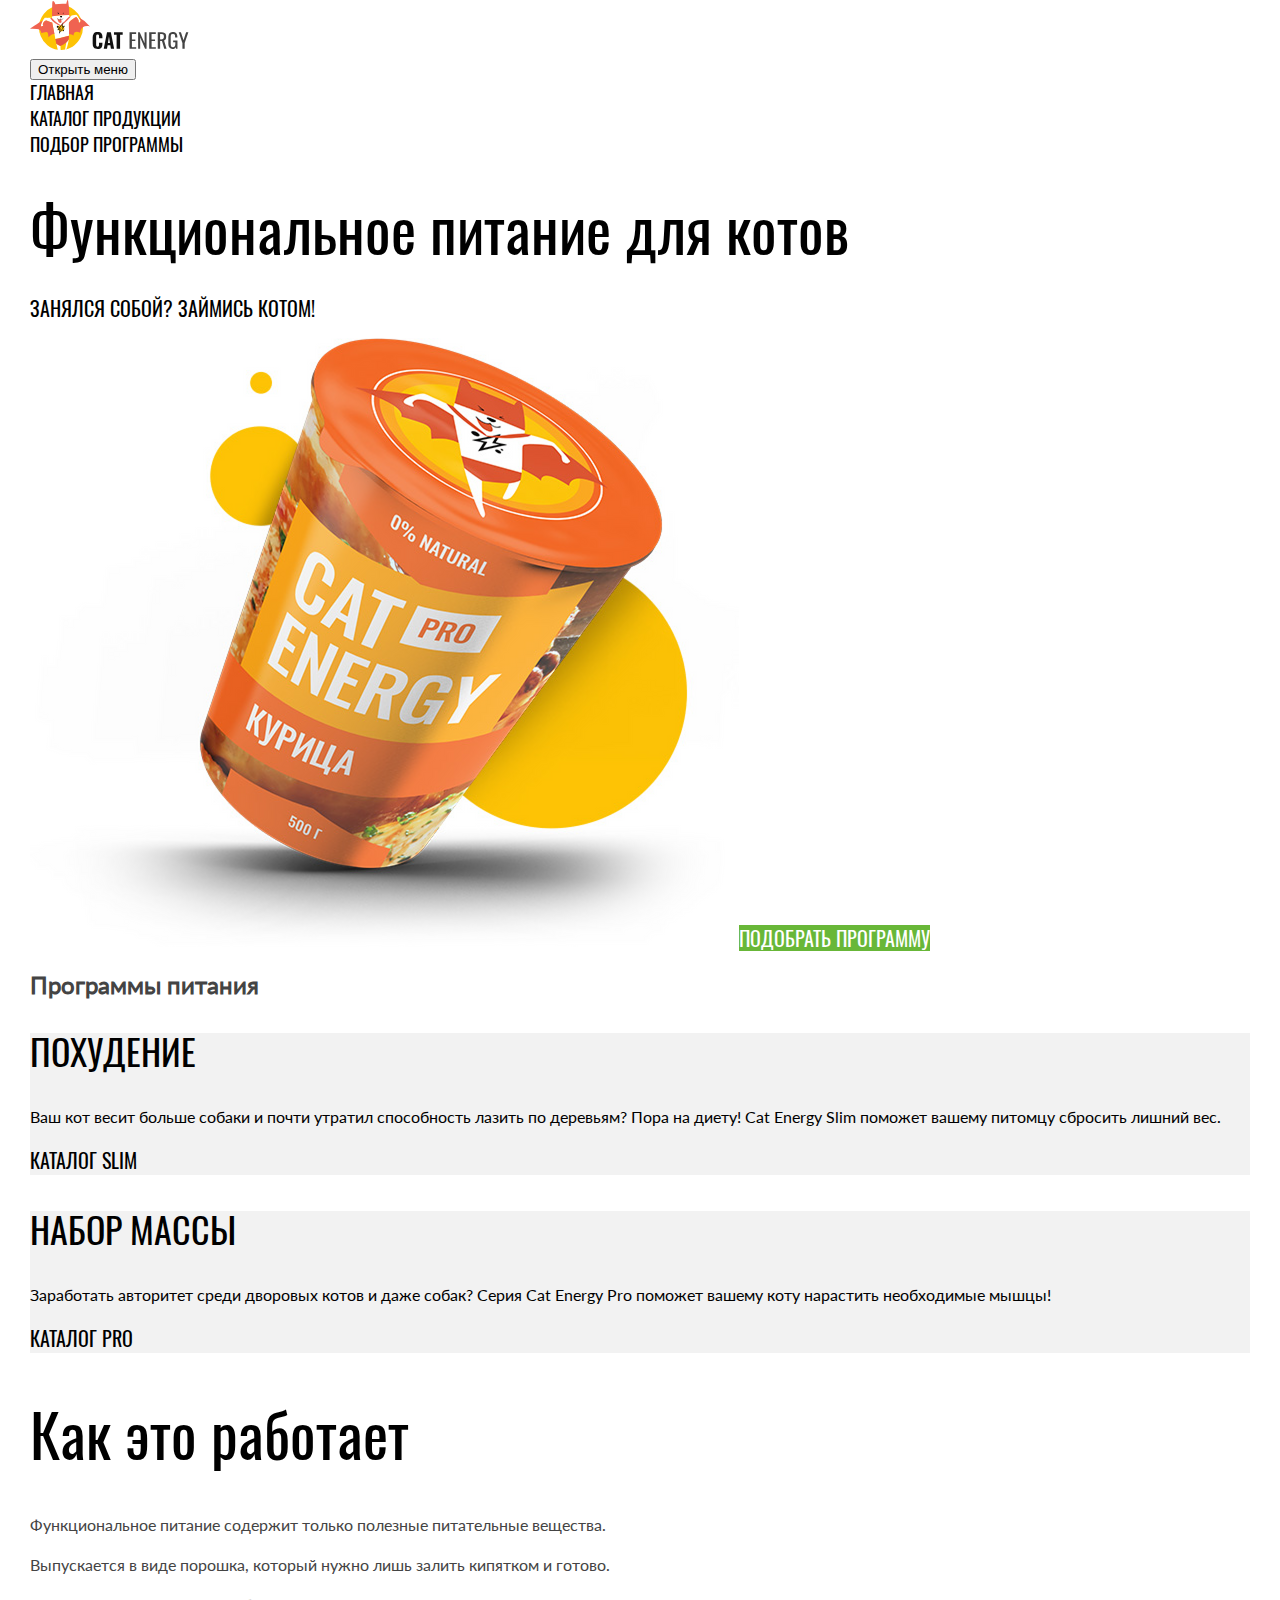
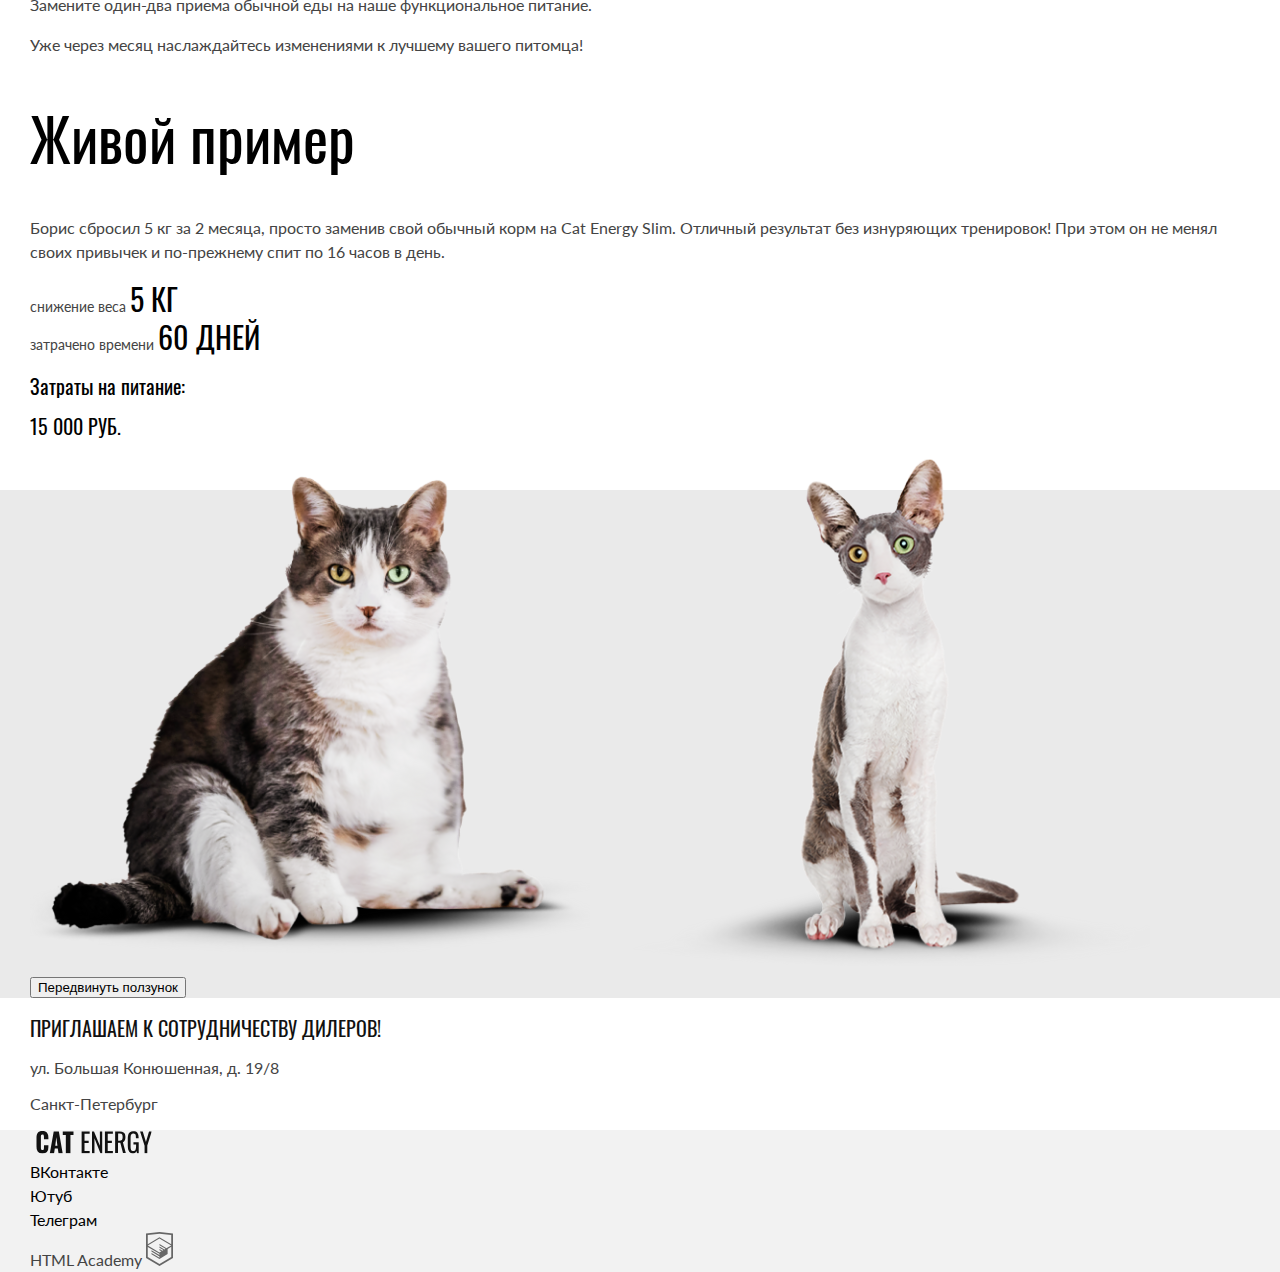
<file: index.html>
<!DOCTYPE html><html class="page" lang="ru"><head><meta charset="UTF-8"><title>Кэт энерджи</title><meta name="viewport" content="width=device-width,initial-scale=1"><link rel="icon" href="favicon.ico"><link rel="icon" href="favicons/icon.svg" type="image/svg+xml"><link rel="apple-touch-icon" href="favicons/180.png"><link rel="manifest" href="manifest.webmanifest"><link rel="stylesheet" href="styles/styles.css"><script src="scripts/index.js" defer="defer"></script></head><body class="page__body"><header class="main-header main-header--accent"><div class="main-header__container page-container"><div class="main-header__logo-container"><a class="main-header__logo-image logo" href="#"><picture><source width="70" height="59" type="image/svg+xml" media="(min-width: 1440px)" srcset="images/logo/logo_desktop.svg"><source width="60" height="50" type="image/svg+xml" media="(min-width: 768px)" srcset="images/logo/logo_tablet.svg"><img class="logo__image" src="images/logo/logo_mobile.svg" width="33" height="38" alt="Логотип"></picture></a><a class="main-header__logo-brand logo" href="#"><picture><source width="118" height="21" type="image/svg+xml" media="(min-width: 1440px)" srcset="images/logo/brand_tablet.svg"><source width="101" height="18" type="image/svg+xml" media="(min-width: 768px)" srcset="images/logo/brand_tablet.svg"><img class="logo__brand" src="images/logo/brand.svg" width="101" height="18" alt="Бренд"></picture></a></div><nav class="main-nav"><button class="main-nav__toggle" type="button"><span class="visually-hidden">Открыть меню</span></button><ul class="main-nav__list site-list reset-list"><li class="site-list__item site-list__item--current"><a class="site-list__link reset-link" href="#">Главная</a></li><li class="site-list__item"><a class="site-list__link reset-link" href="catalog.html">Каталог продукции</a></li><li class="site-list__item"><a class="site-list__link reset-link" href="#">Подбор программы</a></li></ul></nav></div></header><main class="main-index"><section class="hero"><div class="hero__container page-container"><h1 class="hero__title basic-title">Функциональное питание для котов</h1><p class="hero__text">Занялся собой? Займись котом!</p><picture><source width="552" height="499" type="image/png" media="(min-width: 1440px)" srcset="images/hero/cat_energy_desktop@1x.png, images/hero/cat_energy_desktop@2x.png 2x"><source width="709" height="609" type="image/png" media="(min-width: 768px)" srcset="images/hero/cat_energy_tablet@1x.png, images/hero/cat_energy_tablet@2x.png 2x"><img class="hero__image" src="images/hero/cat_energy_mobile@1x.png" srcset="images/hero/cat_energy_mobile@2x.png 2x" width="280" height="270" alt="Продукт Кэт энерджи"></picture><a class="hero__button button reset-link" href="#">Подобрать программу</a></div></section><section class="programs"><div class="programs__container page-container"><h2 class="visually-hidden">Программы питания</h2><ul class="programs__list reset-list"><li class="programs__item program program--slim"><h3 class="program__title">Похудение</h3><p class="program__desc">Ваш кот весит больше собаки и почти утратил способность лазить по деревьям? Пора на диету! Cat Energy Slim поможет вашему питомцу сбросить лишний вес.</p><a class="program__link reset-link" href="#">Каталог slim</a></li><li class="programs__item program program--pro"><h3 class="program__title">Набор массы</h3><p class="program__desc">Заработать авторитет среди дворовых котов и даже собак? Серия Cat Energy Pro поможет вашему коту нарастить необходимые мышцы!</p><a class="program__link reset-link" href="#">Каталог pro</a></li></ul></div></section><section class="benefits"><div class="benefits__container page-container"><h2 class="benefits__title basic-title basic-title--accent">Как это работает</h2><ol class="benefits__list reset-list"><li class="benefits__item benefit benefit--healthy"><p class="benefit__desc">Функциональное питание содержит только полезные питательные вещества.</p></li><li class="benefits__item benefit benefit--easy"><p class="benefit__desc">Выпускается в виде порошка, который нужно лишь залить кипятком и готово.</p></li><li class="benefits__item benefit benefit--regularly"><p class="benefit__desc">Замените один-два приема обычной еды на наше функциональное питание.</p></li><li class="benefits__item benefit benefit--fast"><p class="benefit__desc">Уже через месяц наслаждайтесь изменениями к лучшему вашего питомца!</p></li></ol></div></section><section class="example"><div class="example__container page-container"><h2 class="example__title basic-title basic-title--accent">Живой пример</h2><p class="example__desc">Борис сбросил 5 кг за 2 месяца, просто заменив свой обычный корм на Cat Energy Slim. Отличный результат без изнуряющих тренировок! При этом он не менял своих привычек и по-прежнему спит по 16 часов в день.</p><ul class="example__data-list reset-list"><li class="example__data-item"><span class="example__data-desc">снижение веса</span> <span class="example__data-value">5 КГ</span></li><li class="example__data-item"><span class="example__data-desc">затрачено времени</span> <span class="example__data-value">60 ДНЕЙ</span></li></ul><p class="example__data-text">Затраты на питание:</p><p class="example__data-text">15 000 РУБ.</p><div class="example__slider-container slider"><picture><source width="560" height="512" type="image/png" media="(min-width: 768px)" srcset="images/slider/before_tablet@1x.png, images/slider/before_tablet@2x.png 2x"><img class="slider__image-before" src="images/slider/before_mobile@1x.png" srcset="images/slider/before_mobile@2x.png 2x" width="280" height="256" alt="Фото до перехода на питание Кэт энерджи"></picture><picture><source width="560" height="512" type="image/png" media="(min-width: 768px)" srcset="images/slider/after_tablet@1x.png, images/slider/after_tablet@2x.png 2x"><img class="slider__image-after" src="images/slider/after_mobile@1x.png" srcset="images/slider/after_mobile@2x.png 2x" width="280" height="256" alt="Фото после перехода на питание Кэт энерджи"></picture><button class="slider__button" type="button"><span class="visually-hidden">Передвинуть ползунок</span></button></div></div></section><section class="invite"><div class="invite__container page-container"><h2 class="invite__title">Приглашаем к сотрудничеству дилеров!</h2><address class="invite__contacts address"><p class="address__street">ул. Большая Конюшенная, д. 19/8</p><p class="address__city">Санкт-Петербург</p></address></div></section></main><footer class="main-footer"><div class="main-footer__container page-container"><img class="main-footer__logo logo" src="images/logo/brand.svg" width="128" height="24" alt="Логотип"><ul class="main-footer__socials social-list reset-list"><li class="social-list__item"><a class="social-list__link social-list__link--vk reset-link" href="https://vk.com/htmlacademy"><span class="visually-hidden">ВКонтакте</span></a></li><li class="social-list__item"><a class="social-list__link social-list__link--youtube reset-link" href="https://www.youtube.com/user/htmlacademyru"><span class="visually-hidden">Ютуб</span></a></li><li class="social-list__item"><a class="social-list__link social-list__link--telegram reset-link" href="https://t.me/htmlacademy"><span class="visually-hidden">Телеграм</span></a></li></ul><a class="main-footer__copyright copyright reset-link" href="https://htmlacademy.ru/intensive/adaptive"><span class="copyright__author">HTML Academy</span> <img class="copyright__author-logo logo" src="images/logo/logo_html.svg" width="27" height="34" alt="Логотип html-академии"></a></div></footer></body></html>
</file>
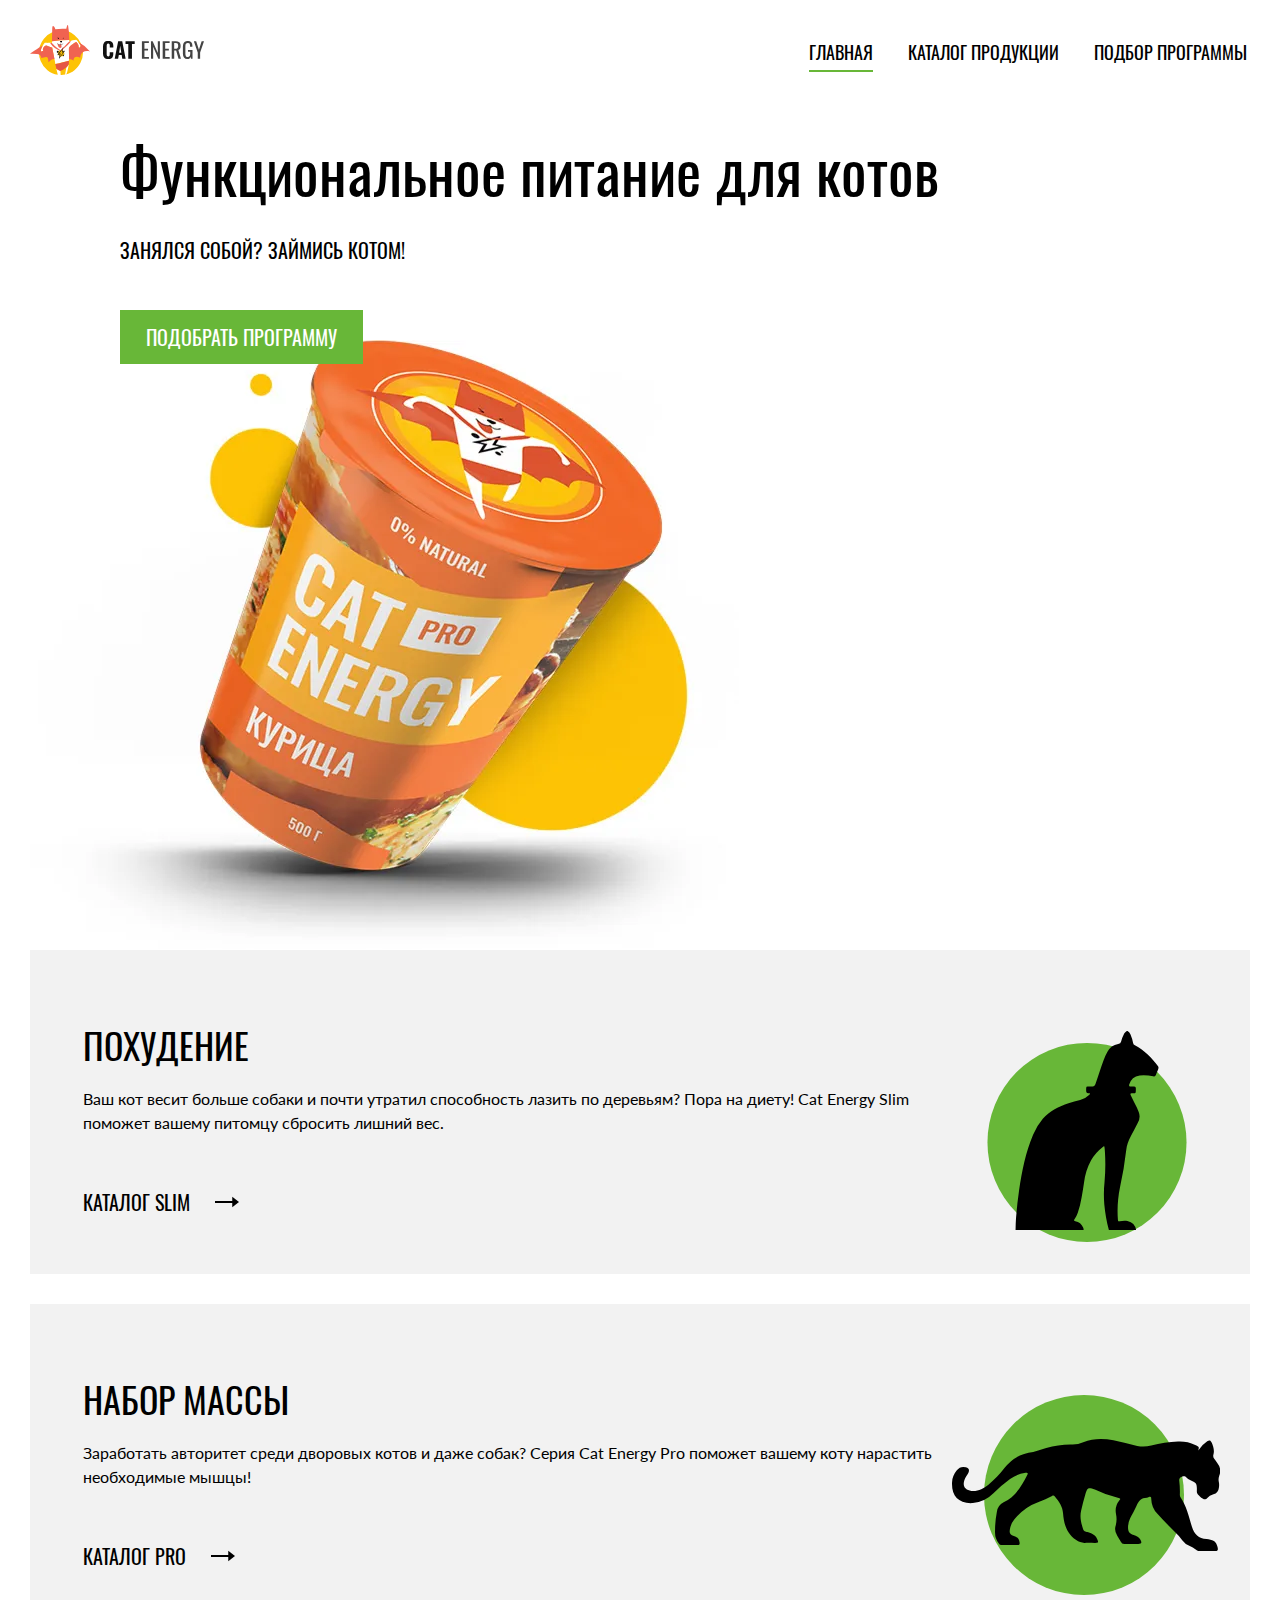
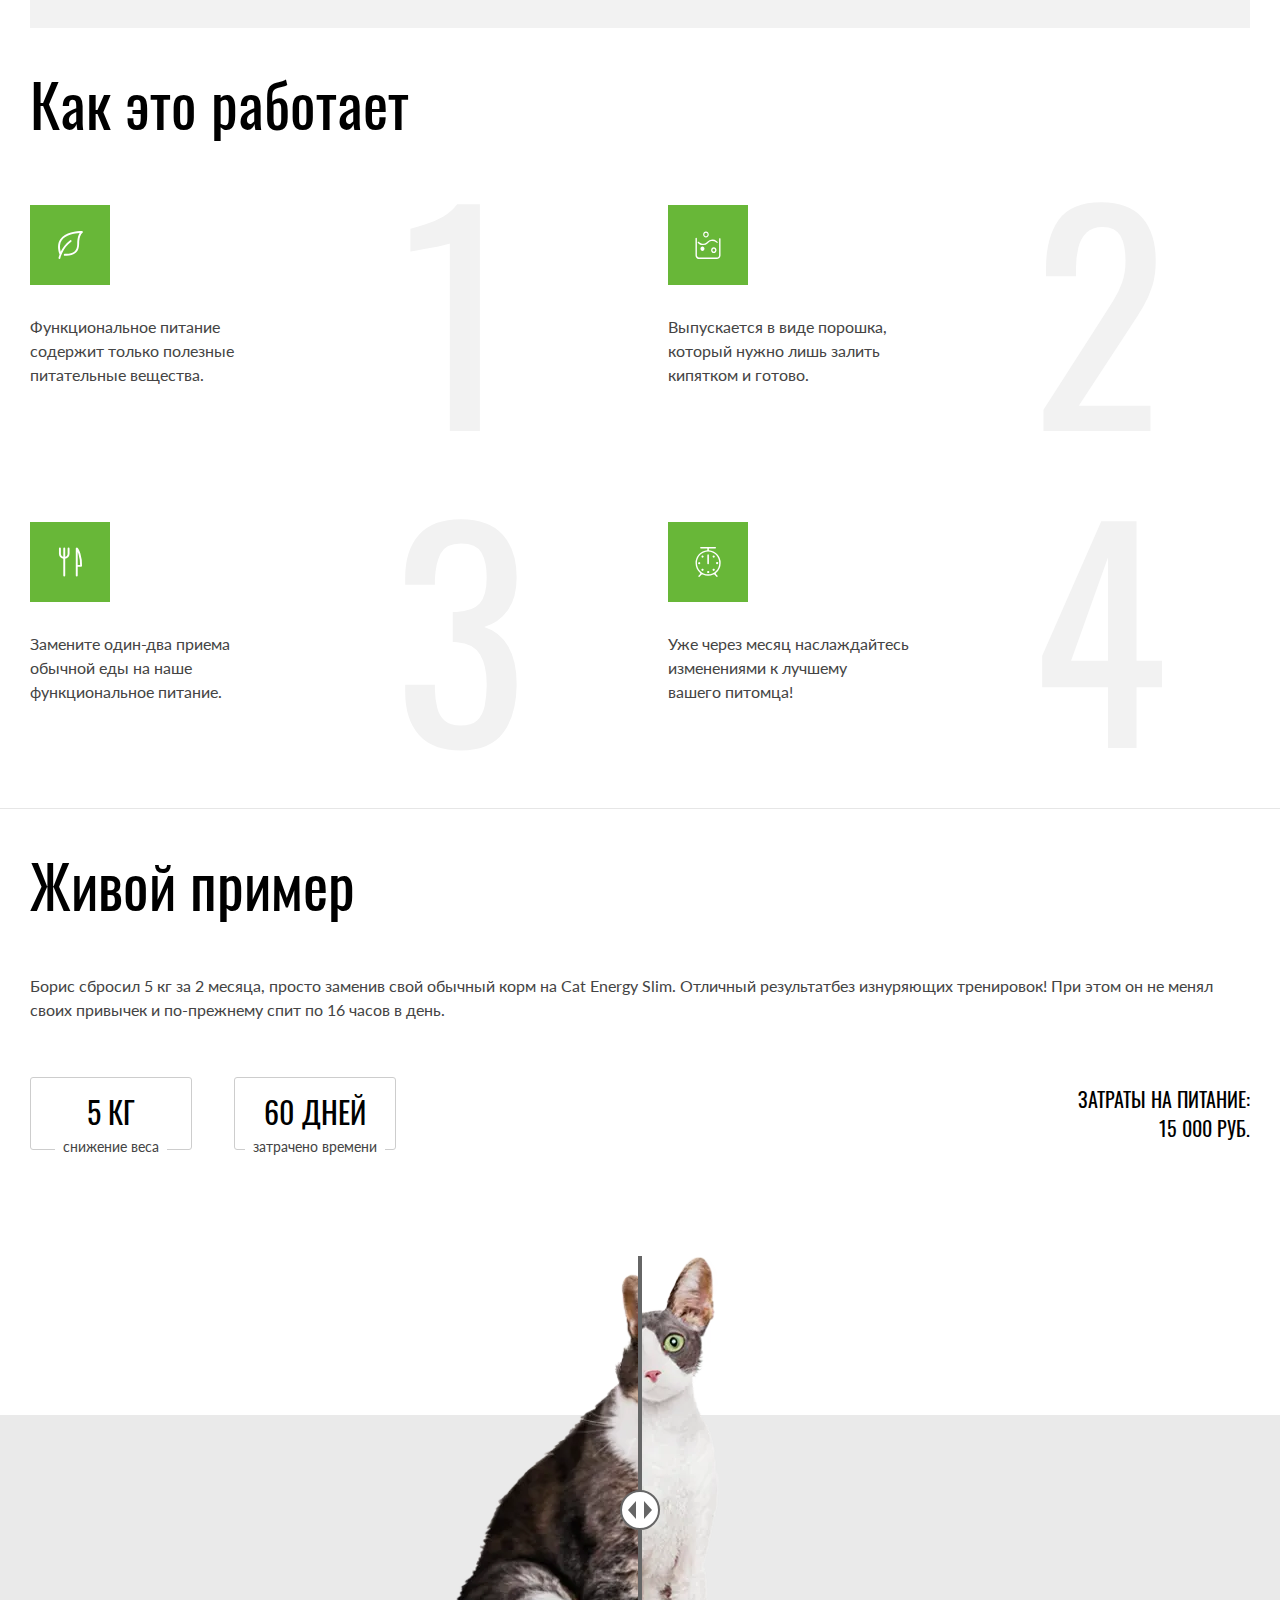
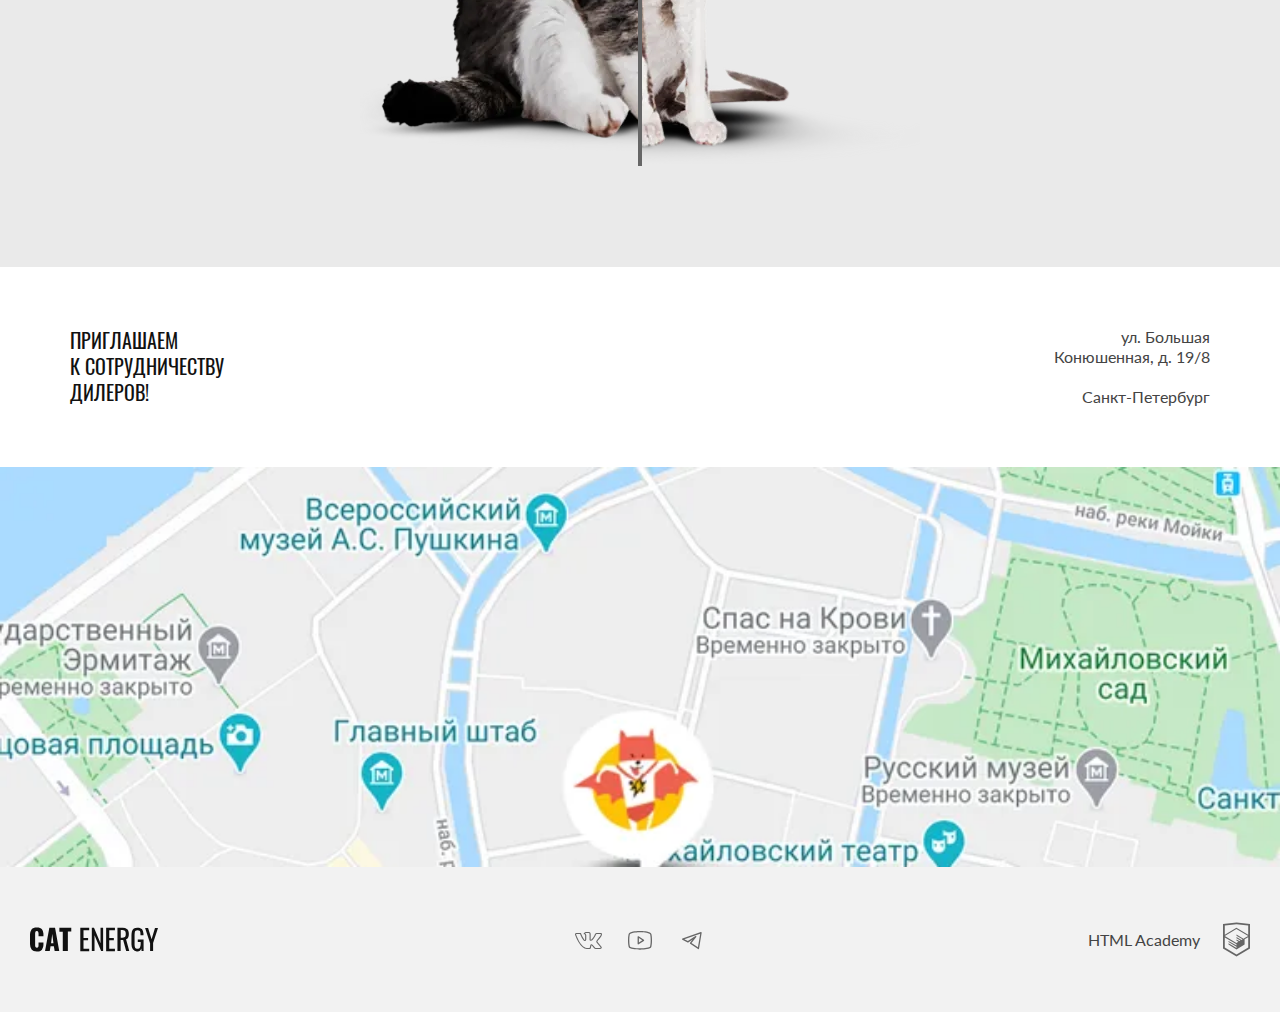
<file: 10/index.html>
<!DOCTYPE html><html class="page" lang="ru"><head><meta charset="UTF-8"><title>Кэт энерджи</title><meta name="viewport" content="width=device-width,initial-scale=1"><link rel="icon" href="favicon.ico"><link rel="icon" href="favicons/icon.svg" type="image/svg+xml"><link rel="apple-touch-icon" href="favicons/180.png"><link rel="manifest" href="manifest.webmanifest"><link rel="stylesheet" href="styles/styles.css"><script src="https://api-maps.yandex.ru/2.1/?apikey=5cb297c1-5ade-45cd-bb95-7d4947a8c068&lang=ru_RU" defer="defer"></script><link rel="preload" as="font" href="fonts/lato/Lato-Regular.woff2" type="font/woff2" crossorigin="anonymous"><link rel="preload" as="font" href="fonts/lato/Lato-Regular.woff" type="font/woff" crossorigin="anonymous"><link rel="preload" as="font" href="fonts/oswald/oswaldregular.woff2" type="font/woff2" crossorigin="anonymous"><link rel="preload" as="font" href="fonts/oswald/oswaldregular.woff" type="font/woff" crossorigin="anonymous"><script src="scripts/index.js" defer="defer"></script><script src="scripts/slider.js" defer="defer"></script></head><body class="page__body"><header class="main-header main-header--accent"><div class="main-header__container page-container"><div class="main-header__logo-container"><a class="main-header__logo-image logo reset-link" href="#"><picture><source width="70" height="59" type="image/svg+xml" media="(min-width: 1440px)" srcset="images/logo/logo_desktop.svg"><source width="60" height="50" type="image/svg+xml" media="(min-width: 768px)" srcset="images/logo/logo_tablet.svg"><img class="logo__image" src="images/logo/logo_mobile.svg" width="33" height="38" alt="Логотип"></picture></a><a class="main-header__logo-brand logo" href="#"><picture><source width="118" height="22" type="image/svg+xml" media="(min-width: 1440px)" srcset="images/logo/brand_tablet.svg"><source width="101" height="19" type="image/svg+xml" media="(min-width: 768px)" srcset="images/logo/brand_tablet.svg"><img class="logo__image" src="images/logo/brand.svg" width="101" height="21" alt="Бренд"></picture></a></div><nav class="main-nav main-nav--opened main-nav--nojs"><button class="main-nav__toggle" type="button"><span class="visually-hidden">Открыть меню</span></button><ul class="main-nav__list site-list reset-list"><li class="site-list__item site-list__item--current"><a class="site-list__link reset-link" href="#">Главная</a></li><li class="site-list__item"><a class="site-list__link reset-link" href="catalog.html">Каталог продукции</a></li><li class="site-list__item"><a class="site-list__link reset-link" href="#">Подбор программы</a></li></ul></nav></div></header><main class="main-index"><section class="hero"><div class="hero__container page-container"><h1 class="hero__title basic-title">Функциональное питание для котов</h1><p class="hero__text">Занялся собой? Займись котом!</p><picture><source width="552" height="499" type="image/webp" media="(min-width: 1440px)" srcset="images/hero/cat_energy_desktop@1x.webp, images/hero/cat_energy_desktop@2x.webp 2x"><source width="709" height="609" type="image/webp" media="(min-width: 768px)" srcset="images/hero/cat_energy_tablet@1x.webp, images/hero/cat_energy_tablet@2x.webp 2x"><source width="280" height="270" type="image/webp" srcset="images/hero/cat_energy_mobile@1x.webp, images/hero/cat_energy_mobile@2x.webp 2x"><source width="552" height="499" type="image/png" media="(min-width: 1440px)" srcset="images/hero/cat_energy_desktop@1x.png, images/hero/cat_energy_desktop@2x.png 2x"><source width="709" height="609" type="image/png" media="(min-width: 768px)" srcset="images/hero/cat_energy_tablet@1x.png, images/hero/cat_energy_tablet@2x.png 2x"><img class="hero__image" src="images/hero/cat_energy_mobile@1x.png" srcset="images/hero/cat_energy_mobile@2x.png 2x" width="280" height="270" alt="Продукт Кэт энерджи"></picture><a class="hero__button button reset-link" href="#">Подобрать программу</a></div></section><section class="programs"><div class="programs__container page-container"><h2 class="visually-hidden">Программы питания</h2><ul class="programs__list reset-list"><li class="programs__item program program--slim"><h3 class="program__title">Похудение</h3><p class="program__desc">Ваш кот весит больше собаки и почти утратил способность лазить по деревьям? Пора на диету! Cat Energy Slim поможет вашему питомцу сбросить лишний вес.</p><a class="program__link reset-link" href="#">Каталог slim</a></li><li class="programs__item program program--pro"><h3 class="program__title">Набор массы</h3><p class="program__desc">Заработать авторитет среди дворовых котов и даже собак? Серия Cat Energy Pro поможет вашему коту нарастить необходимые мышцы!</p><a class="program__link reset-link" href="#">Каталог pro</a></li></ul></div></section><section class="benefits"><div class="benefits__container page-container"><h2 class="benefits__title basic-title basic-title--accent">Как это работает</h2><ol class="benefits__list reset-list"><li class="benefits__item benefit benefit--healthy"><p class="benefit__desc">Функциональное питание содержит только полезные питательные вещества.</p></li><li class="benefits__item benefit benefit--easy"><p class="benefit__desc">Выпускается в виде порошка, который нужно лишь залить кипятком и готово.</p></li><li class="benefits__item benefit benefit--regularly"><p class="benefit__desc">Замените один-два приема обычной еды на наше функциональное питание.</p></li><li class="benefits__item benefit benefit--fast"><p class="benefit__desc">Уже через месяц наслаждайтесь изменениями к лучшему<br class="break">вашего питомца!</p></li></ol></div></section><section class="example"><div class="example__container page-container"><div class="example__content"><h2 class="example__title basic-title basic-title--accent">Живой пример</h2><p class="example__desc">Борис сбросил 5 кг за 2 месяца, просто заменив свой обычный корм на Cat Energy Slim. Отличный результат<br class="break">без изнуряющих тренировок! При этом он не менял своих привычек и по-прежнему спит по 16 часов в день.</p><div class="example__data-container"><ul class="example__data-list reset-list"><li class="example__data-item"><span class="example__data-desc">снижение веса</span> <span class="example__data-value">5 КГ</span></li><li class="example__data-item"><span class="example__data-desc">затрачено времени</span> <span class="example__data-value">60 ДНЕЙ</span></li></ul><div class="example__text-container"><p class="example__text">Затраты на питание:</p><p class="example__text">15 000 РУБ.</p></div></div></div><div class="example__slider-container slider"><div class="slider__container"><ul class="slider__images reset-list"><li class="slider__image slider__image--before"><picture><source width="560" height="512" type="image/webp" media="(min-width: 768px)" srcset="images/slider/before_tablet@1x.webp, images/slider/before_tablet@2x.webp 2x"><source width="280" height="256" type="image/webp" srcset="images/slider/before_mobile@1x.webp, images/slider/before_mobile@2x.webp 2x"><source width="560" height="512" type="image/png" media="(min-width: 768px)" srcset="images/slider/before_tablet@1x.png, images/slider/before_tablet@2x.png 2x"><img class="slider__before" src="images/slider/before_mobile@1x.png" srcset="images/slider/before_mobile@2x.png 2x" width="280" height="256" alt="Фото до перехода на питание Кэт энерджи"></picture></li><li class="slider__image slider__image--after"><picture><source width="560" height="512" type="image/webp" media="(min-width: 768px)" srcset="images/slider/after_tablet@1x.webp, images/slider/after_tablet@2x.webp 2x"><source width="280" height="256" type="image/webp" srcset="images/slider/after_mobile@1x.webp, images/slider/after_mobile@2x.webp 2x"><source width="560" height="512" type="image/png" media="(min-width: 768px)" srcset="images/slider/after_tablet@1x.png, images/slider/after_tablet@2x.png 2x"><img class="slider__after" src="images/slider/after_mobile@1x.png" srcset="images/slider/after_mobile@2x.png 2x" width="280" height="256" alt="Фото после перехода на питание Кэт энерджи"></picture></li></ul><div class="slider__input"><button class="slider__button" type="button"><span class="visually-hidden">Передвинуть ползунок</span></button></div></div></div></div></section><section class="invite"><div class="invite__container page-container"><h2 class="invite__title">Приглашаем<br class="break">к сотрудничеству дилеров!</h2><address class="invite__contacts address"><p class="address__street">ул. Большая Конюшенная, д. 19/8</p><p class="address__city">Санкт-Петербург</p></address></div><div class="map-insert" id="map"></div></section></main><footer class="main-footer"><div class="main-footer__container page-container"><a class="main-footer__logo logo reset-link" href="#"><img class="logo__image" src="images/logo/brand_footer.svg" width="128" height="25" alt="Логотип"></a><ul class="main-footer__socials social-list reset-list"><li class="social-list__item"><a class="social-list__link social-list__link--vk reset-link" href="https://vk.com/htmlacademy"><span class="visually-hidden">ВКонтакте</span></a></li><li class="social-list__item"><a class="social-list__link social-list__link--youtube reset-link" href="https://www.youtube.com/user/htmlacademyru"><span class="visually-hidden">Ютуб</span></a></li><li class="social-list__item"><a class="social-list__link social-list__link--telegram reset-link" href="https://t.me/htmlacademy"><span class="visually-hidden">Телеграм</span></a></li></ul><a class="main-footer__copyright copyright reset-link" href="https://htmlacademy.ru/intensive/adaptive"><span class="copyright__author">HTML Academy</span> <svg class="copyright__author-logo" role="img" xmlns="http://www.w3.org/2000/svg" width="27" height="35" fill="currentColor" viewBox="0 0 27 35"><path d="M13.6.5h-.1L0 1.9v24.6l13.5 8 13.5-8V2L13.6.5Zm11.6 25-11.7 7-11.7-7v-10l11.7 6.8v1.3l-8-4.7V20l8 4.8v1.3l-8-4.8v1.2l8 4.9 8.1-4.9v-5.2l3.6-2.1v10.2Zm0-11.5L22 15.8l-1.5 1-7-4.3v1.2l6 3.6-.2.1-.8.5-5-3v1.3l3.9 2.3-1 .6-3-1.7v1.2l2 1.2-2 1.1-11.6-6.8 11.6-7L25.2 14Zm0-1.3L13.4 5.8l-11.6 7V3.4l11.7-1.2 11.7 1.2v9.2Z"/></svg></a></div></footer></body></html>
</file>
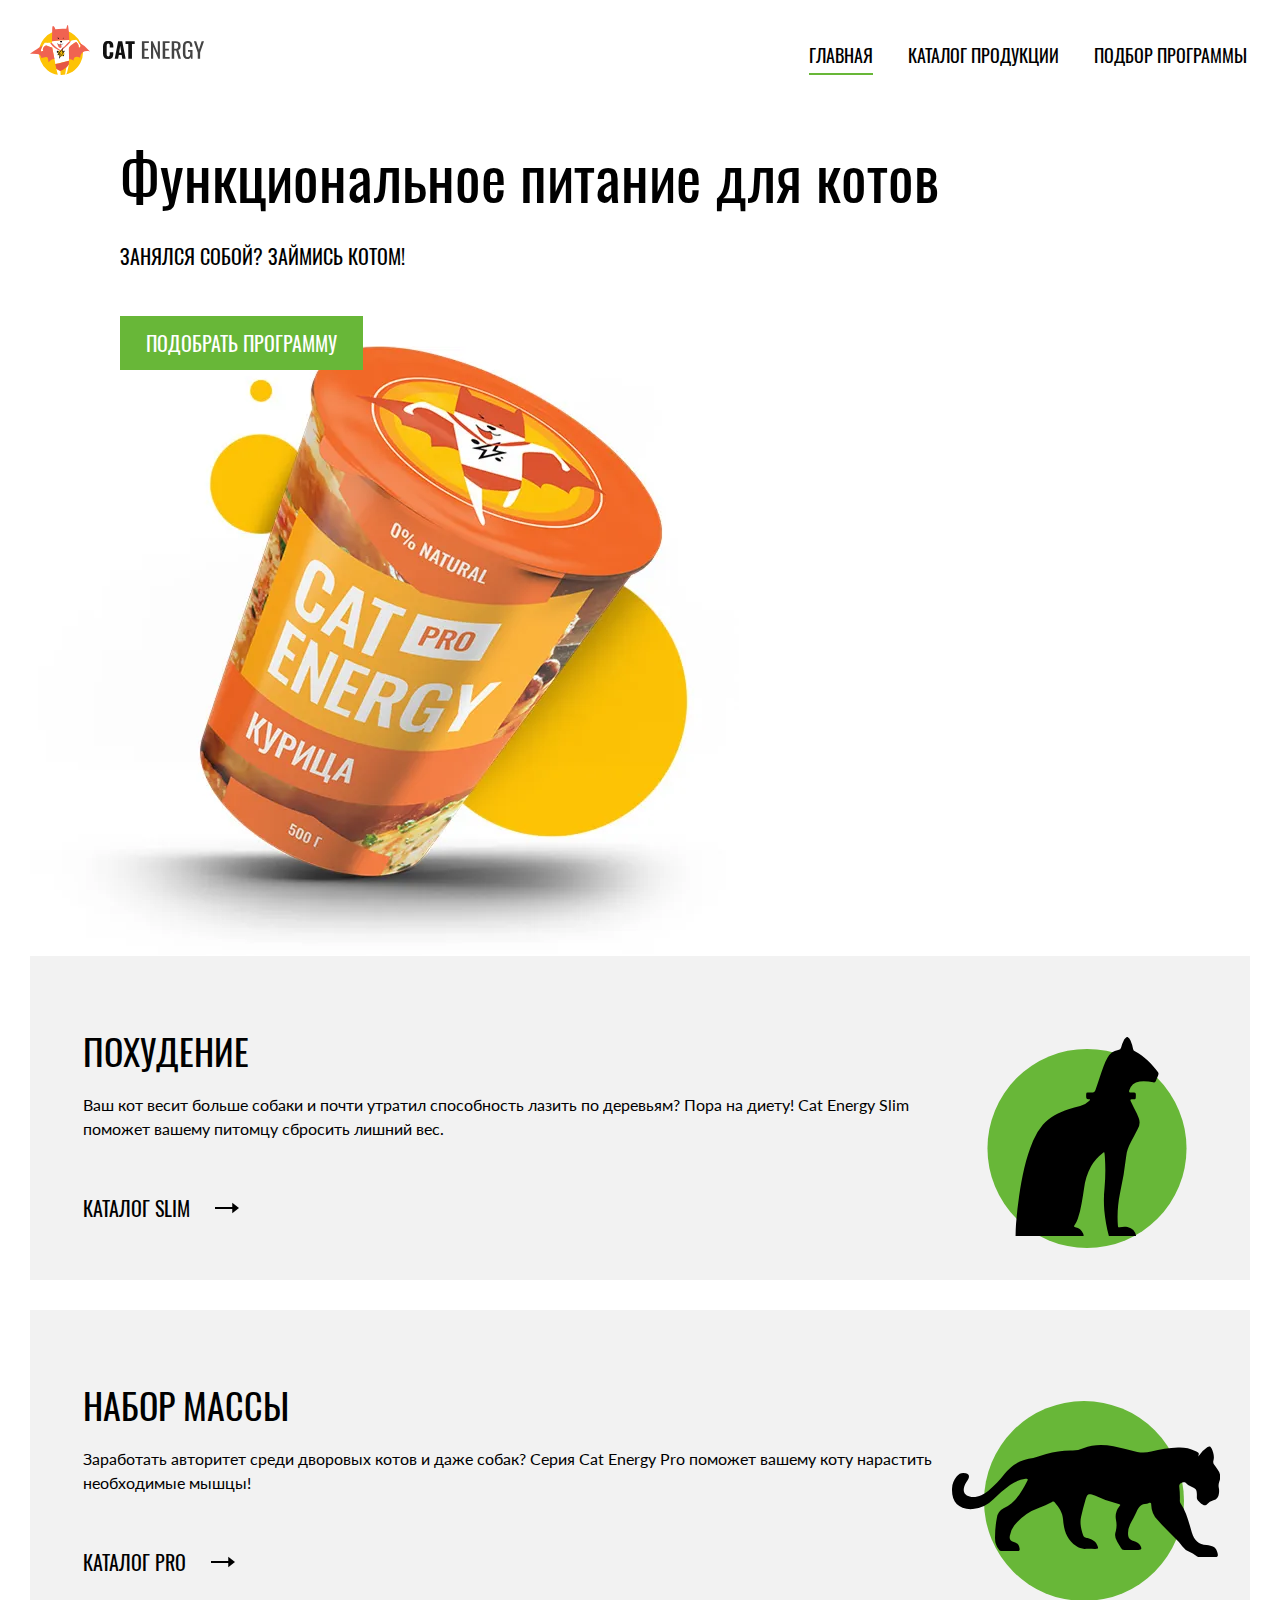
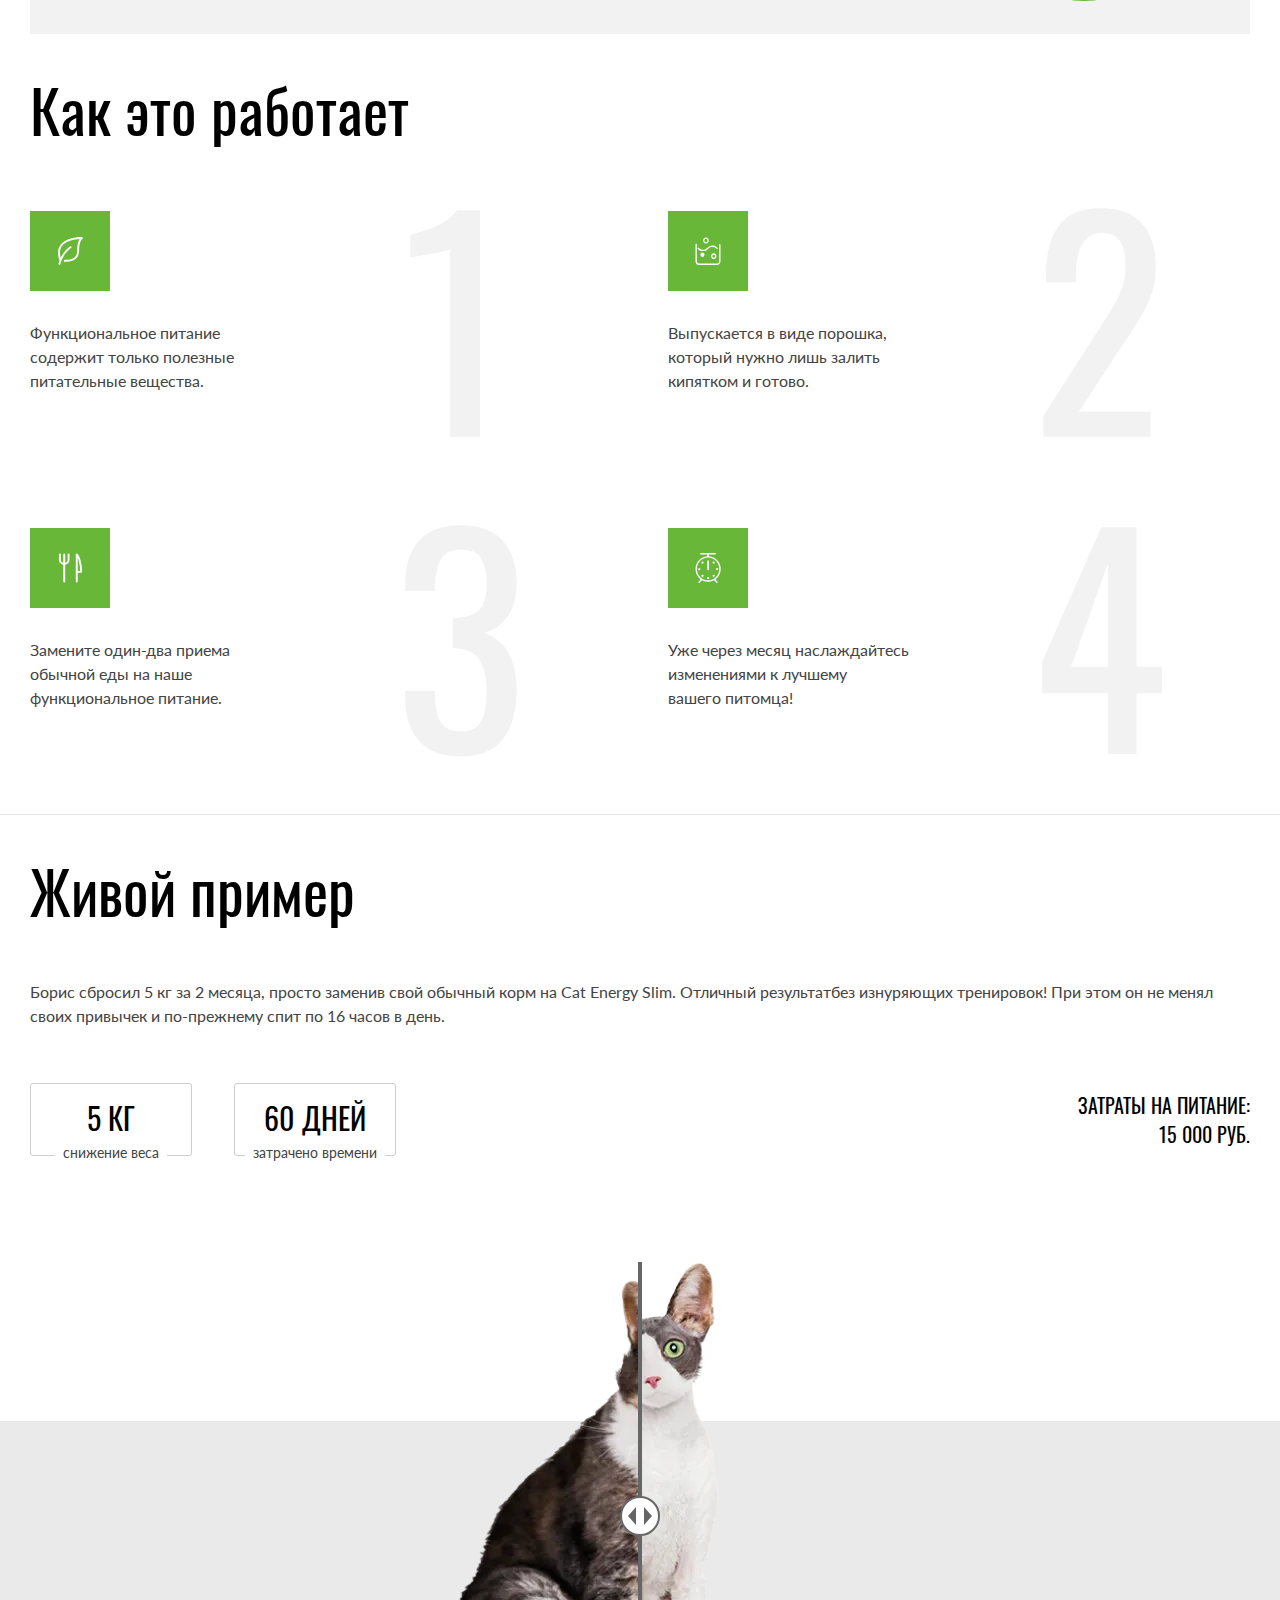
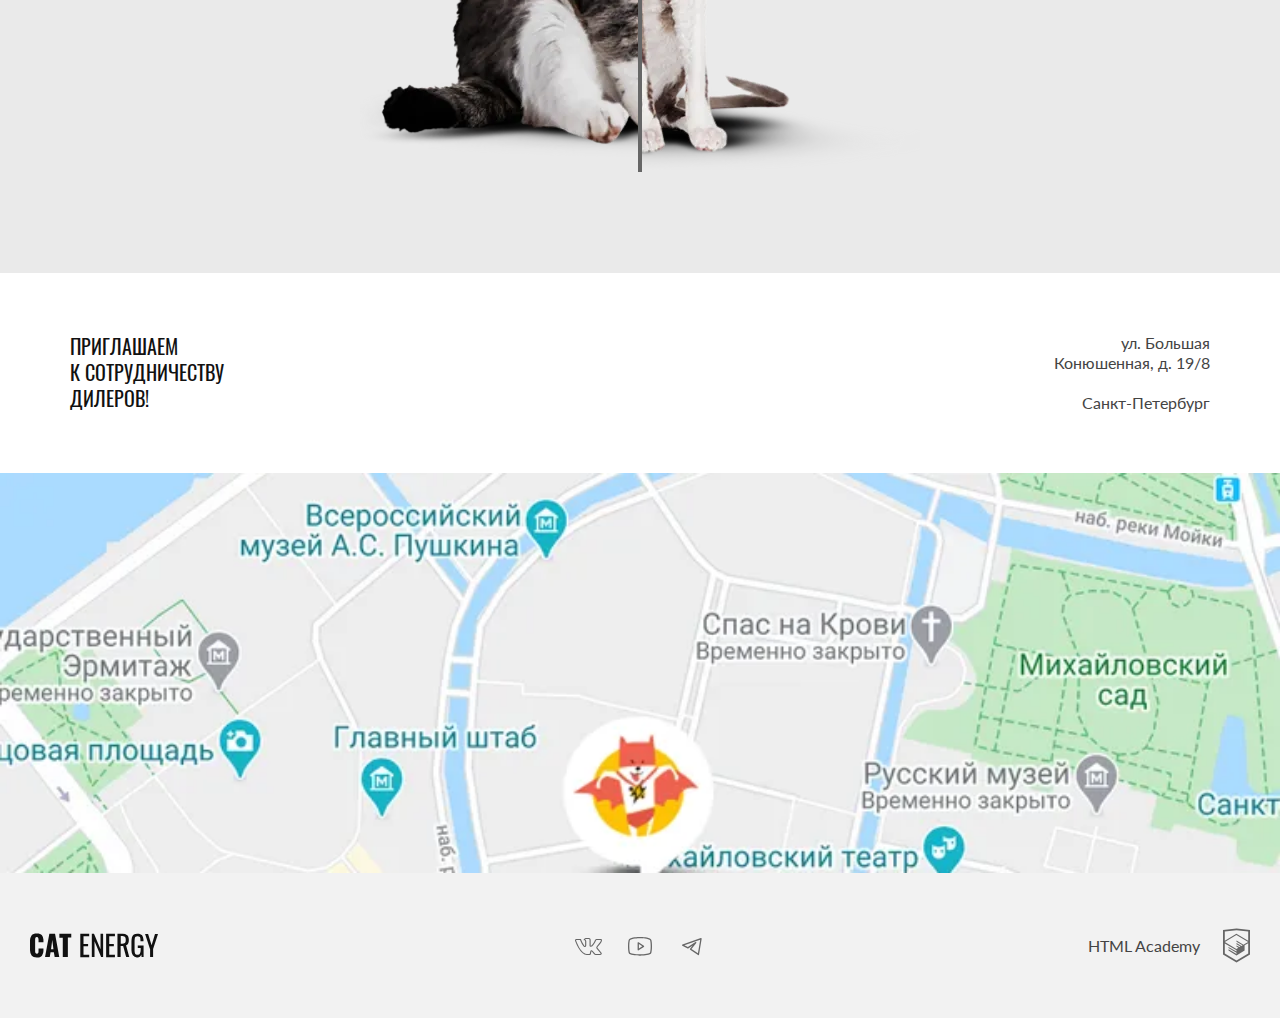
<file: 11/index.html>
<!DOCTYPE html><html class="page" lang="ru"><head><meta charset="UTF-8"><title>Кэт энерджи</title><meta name="viewport" content="width=device-width,initial-scale=1"><link rel="icon" href="favicon.ico"><link rel="icon" href="favicons/icon.svg" type="image/svg+xml"><link rel="apple-touch-icon" href="favicons/180.png"><link rel="manifest" href="manifest.webmanifest"><link rel="stylesheet" href="styles/styles.css"><script src="https://api-maps.yandex.ru/2.1/?apikey=5cb297c1-5ade-45cd-bb95-7d4947a8c068&lang=ru_RU" defer="defer"></script><link rel="preload" as="font" href="fonts/lato/Lato-Regular.woff2" type="font/woff2" crossorigin="anonymous"><link rel="preload" as="font" href="fonts/lato/Lato-Regular.woff" type="font/woff" crossorigin="anonymous"><link rel="preload" as="font" href="fonts/oswald/oswaldregular.woff2" type="font/woff2" crossorigin="anonymous"><link rel="preload" as="font" href="fonts/oswald/oswaldregular.woff" type="font/woff" crossorigin="anonymous"><script src="scripts/index.js" defer="defer"></script><script src="scripts/slider.js" defer="defer"></script></head><body class="page__body"><header class="main-header main-header--accent"><div class="main-header__container page-container"><div class="main-header__logo-container"><a class="main-header__logo-link reset-link" href="#"><picture><source width="70" height="59" type="image/svg+xml" media="(min-width: 1440px)" srcset="images/logo/logo_desktop.svg"><source width="60" height="50" type="image/svg+xml" media="(min-width: 768px)" srcset="images/logo/logo_tablet.svg"><img class="main-header__logo-image" src="images/logo/logo_mobile.svg" width="33" height="38" alt="Логотип"></picture><picture><source width="118" height="22" type="image/svg+xml" media="(min-width: 1440px)" srcset="images/logo/brand_tablet.svg"><source width="101" height="19" type="image/svg+xml" media="(min-width: 768px)" srcset="images/logo/brand_tablet.svg"><img class="main-header__logo-brand" src="images/logo/brand.svg" width="101" height="21" alt="Бренд"></picture></a></div><nav class="main-nav main-nav--opened main-nav--nojs"><button class="main-nav__toggle" type="button"><span class="visually-hidden">Открыть меню</span></button><ul class="main-nav__list site-list reset-list"><li class="site-list__item site-list__item--current"><a class="site-list__link reset-link" href="#">Главная</a></li><li class="site-list__item"><a class="site-list__link reset-link" href="catalog.html">Каталог продукции</a></li><li class="site-list__item"><a class="site-list__link reset-link" href="#">Подбор программы</a></li></ul></nav></div></header><main class="main-index"><section class="hero"><div class="hero__container page-container"><h1 class="hero__title basic-title">Функциональное питание для котов</h1><p class="hero__text">Занялся собой? Займись котом!</p><picture><source width="552" height="499" type="image/webp" media="(min-width: 1440px)" srcset="images/hero/cat_energy_desktop@1x.webp, images/hero/cat_energy_desktop@2x.webp 2x"><source width="709" height="609" type="image/webp" media="(min-width: 768px)" srcset="images/hero/cat_energy_tablet@1x.webp, images/hero/cat_energy_tablet@2x.webp 2x"><source width="280" height="270" type="image/webp" srcset="images/hero/cat_energy_mobile@1x.webp, images/hero/cat_energy_mobile@2x.webp 2x"><source width="552" height="499" type="image/png" media="(min-width: 1440px)" srcset="images/hero/cat_energy_desktop@1x.png, images/hero/cat_energy_desktop@2x.png 2x"><source width="709" height="609" type="image/png" media="(min-width: 768px)" srcset="images/hero/cat_energy_tablet@1x.png, images/hero/cat_energy_tablet@2x.png 2x"><img class="hero__image" src="images/hero/cat_energy_mobile@1x.png" srcset="images/hero/cat_energy_mobile@2x.png 2x" width="280" height="270" alt="Продукт Кэт энерджи"></picture><a class="hero__button button reset-link" href="#">Подобрать программу</a></div></section><section class="programs"><div class="programs__container page-container"><h2 class="visually-hidden">Программы питания</h2><ul class="programs__list reset-list"><li class="programs__item program program--slim"><h3 class="program__title">Похудение</h3><p class="program__desc">Ваш кот весит больше собаки и почти утратил способность лазить по деревьям? Пора на диету! Cat Energy Slim поможет вашему питомцу сбросить лишний вес.</p><a class="program__link reset-link" href="#">Каталог slim</a></li><li class="programs__item program program--pro"><h3 class="program__title">Набор массы</h3><p class="program__desc">Заработать авторитет среди дворовых котов и даже собак? Серия Cat Energy Pro поможет вашему коту нарастить необходимые мышцы!</p><a class="program__link reset-link" href="#">Каталог pro</a></li></ul></div></section><section class="benefits"><div class="benefits__container page-container"><h2 class="benefits__title basic-title basic-title--accent">Как это работает</h2><ol class="benefits__list reset-list"><li class="benefits__item benefit benefit--healthy"><p class="benefit__desc">Функциональное питание содержит только полезные питательные вещества.</p></li><li class="benefits__item benefit benefit--easy"><p class="benefit__desc">Выпускается в виде порошка, который нужно лишь залить кипятком и готово.</p></li><li class="benefits__item benefit benefit--regularly"><p class="benefit__desc">Замените один-два приема обычной еды на наше функциональное питание.</p></li><li class="benefits__item benefit benefit--fast"><p class="benefit__desc">Уже через месяц наслаждайтесь изменениями к лучшему<br class="break">вашего питомца!</p></li></ol></div></section><section class="example"><div class="example__container page-container"><div class="example__content"><h2 class="example__title basic-title basic-title--accent">Живой пример</h2><p class="example__desc">Борис сбросил 5 кг за 2 месяца, просто заменив свой обычный корм на Cat Energy Slim. Отличный результат<br class="break">без изнуряющих тренировок! При этом он не менял своих привычек и по-прежнему спит по 16 часов в день.</p><div class="example__data-container"><ul class="example__data-list reset-list"><li class="example__data-item"><span class="example__data-desc">снижение веса</span> <span class="example__data-value">5 КГ</span></li><li class="example__data-item"><span class="example__data-desc">затрачено времени</span> <span class="example__data-value">60 ДНЕЙ</span></li></ul><div class="example__text-container"><p class="example__text">Затраты на питание:</p><p class="example__text">15 000 РУБ.</p></div></div></div><div class="example__slider-container slider"><div class="slider__container"><ul class="slider__images reset-list"><li class="slider__image slider__image--before"><picture><source width="560" height="512" type="image/webp" media="(min-width: 768px)" srcset="images/slider/before_tablet@1x.webp, images/slider/before_tablet@2x.webp 2x"><source width="280" height="256" type="image/webp" srcset="images/slider/before_mobile@1x.webp, images/slider/before_mobile@2x.webp 2x"><source width="560" height="512" type="image/png" media="(min-width: 768px)" srcset="images/slider/before_tablet@1x.png, images/slider/before_tablet@2x.png 2x"><img class="slider__before" src="images/slider/before_mobile@1x.png" srcset="images/slider/before_mobile@2x.png 2x" width="280" height="256" alt="Фото до перехода на питание Кэт энерджи"></picture></li><li class="slider__image slider__image--after"><picture><source width="560" height="512" type="image/webp" media="(min-width: 768px)" srcset="images/slider/after_tablet@1x.webp, images/slider/after_tablet@2x.webp 2x"><source width="280" height="256" type="image/webp" srcset="images/slider/after_mobile@1x.webp, images/slider/after_mobile@2x.webp 2x"><source width="560" height="512" type="image/png" media="(min-width: 768px)" srcset="images/slider/after_tablet@1x.png, images/slider/after_tablet@2x.png 2x"><img class="slider__after" src="images/slider/after_mobile@1x.png" srcset="images/slider/after_mobile@2x.png 2x" width="280" height="256" alt="Фото после перехода на питание Кэт энерджи"></picture></li></ul><div class="slider__input"><button class="slider__button" type="button"><span class="visually-hidden">Передвинуть ползунок</span></button></div></div></div></div></section><section class="invite"><div class="invite__container page-container"><h2 class="invite__title">Приглашаем<br class="break">к сотрудничеству дилеров!</h2><address class="invite__contacts address"><p class="address__street">ул. Большая Конюшенная, д. 19/8</p><p class="address__city">Санкт-Петербург</p></address></div><div class="map-insert" id="map"></div></section></main><footer class="main-footer"><div class="main-footer__container page-container"><a class="main-footer__logo logo reset-link" href="#"><img class="logo__image" src="images/logo/brand_footer.svg" width="128" height="25" alt="Логотип"></a><ul class="main-footer__socials social-list reset-list"><li class="social-list__item"><a class="social-list__link social-list__link--vk reset-link" href="https://vk.com/htmlacademy"><span class="visually-hidden">ВКонтакте</span></a></li><li class="social-list__item"><a class="social-list__link social-list__link--youtube reset-link" href="https://www.youtube.com/user/htmlacademyru"><span class="visually-hidden">Ютуб</span></a></li><li class="social-list__item"><a class="social-list__link social-list__link--telegram reset-link" href="https://t.me/htmlacademy"><span class="visually-hidden">Телеграм</span></a></li></ul><a class="main-footer__copyright copyright reset-link" href="https://htmlacademy.ru/intensive/adaptive"><span class="copyright__author">HTML Academy</span> <svg class="copyright__author-logo" role="img" xmlns="http://www.w3.org/2000/svg" width="27" height="35" fill="currentColor" viewBox="0 0 27 35"><path d="M13.6.5h-.1L0 1.9v24.6l13.5 8 13.5-8V2L13.6.5Zm11.6 25-11.7 7-11.7-7v-10l11.7 6.8v1.3l-8-4.7V20l8 4.8v1.3l-8-4.8v1.2l8 4.9 8.1-4.9v-5.2l3.6-2.1v10.2Zm0-11.5L22 15.8l-1.5 1-7-4.3v1.2l6 3.6-.2.1-.8.5-5-3v1.3l3.9 2.3-1 .6-3-1.7v1.2l2 1.2-2 1.1-11.6-6.8 11.6-7L25.2 14Zm0-1.3L13.4 5.8l-11.6 7V3.4l11.7-1.2 11.7 1.2v9.2Z"/></svg></a></div></footer></body></html>
</file>
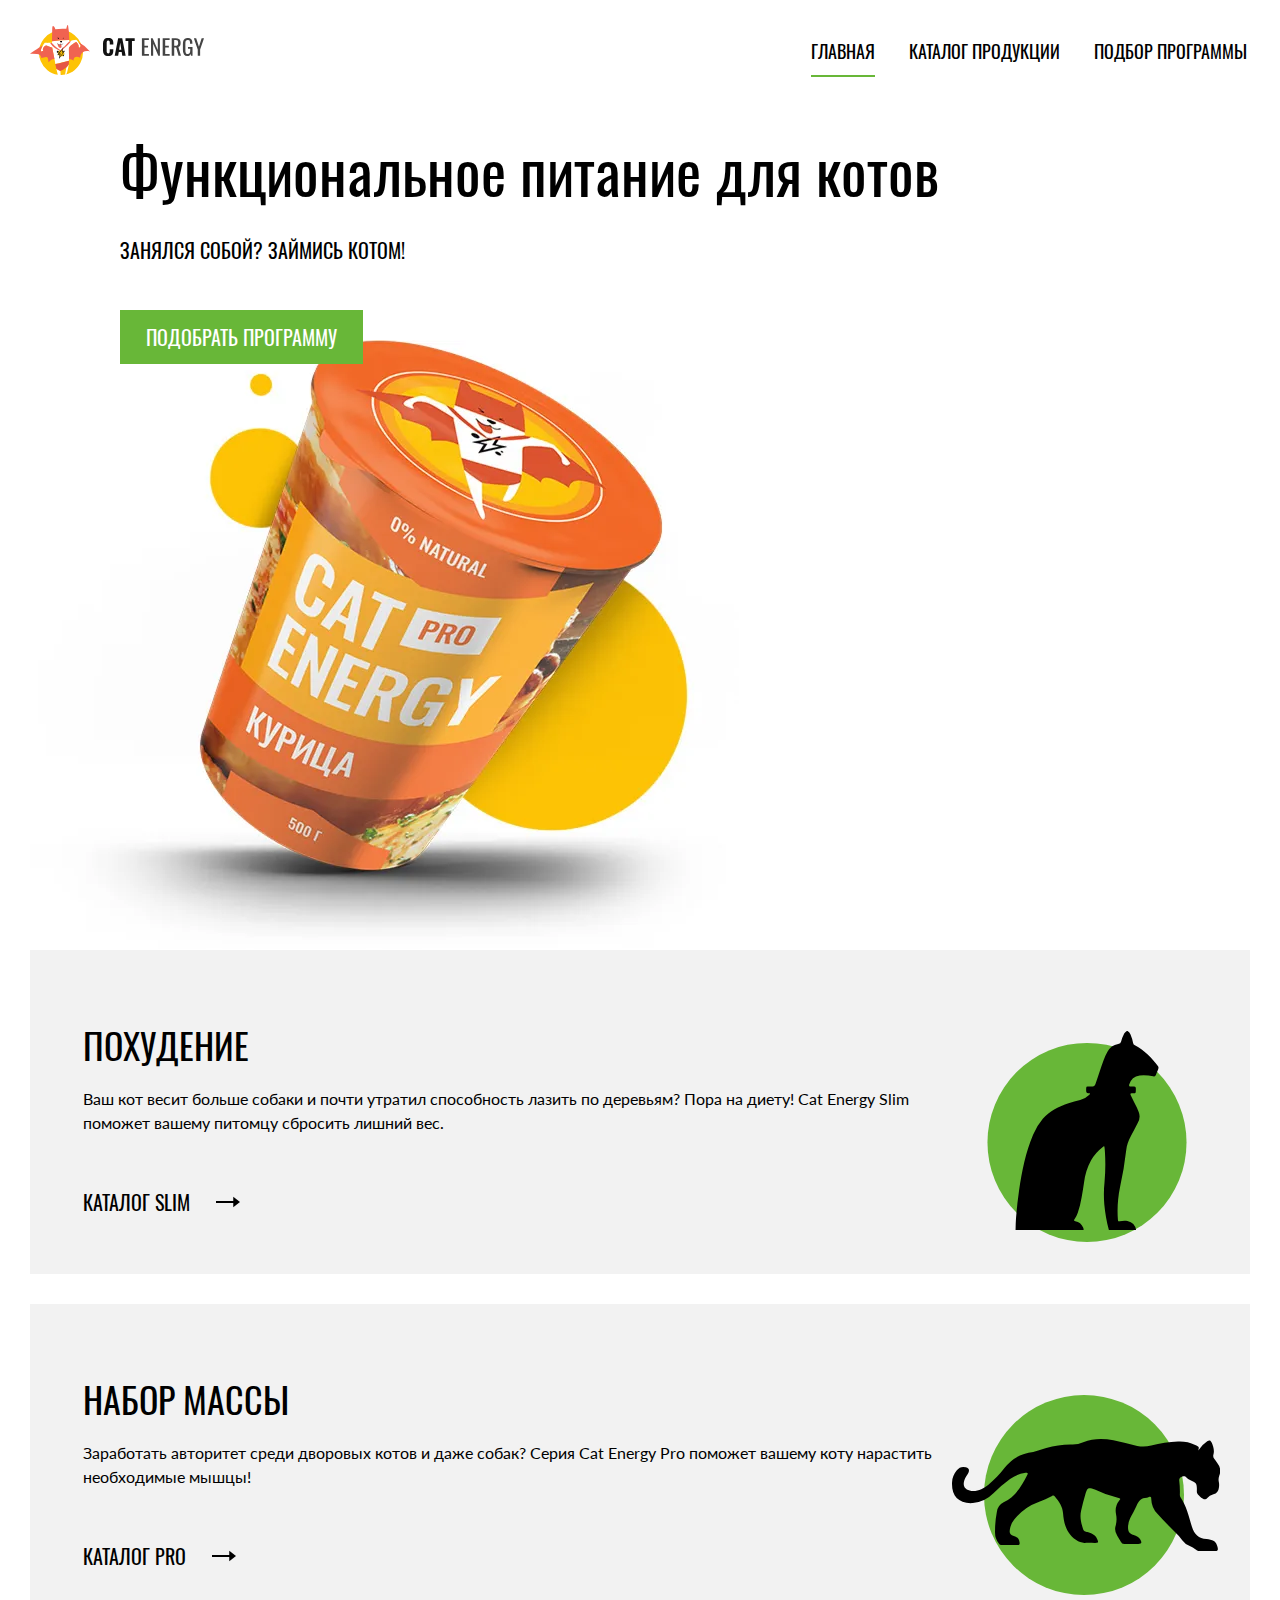
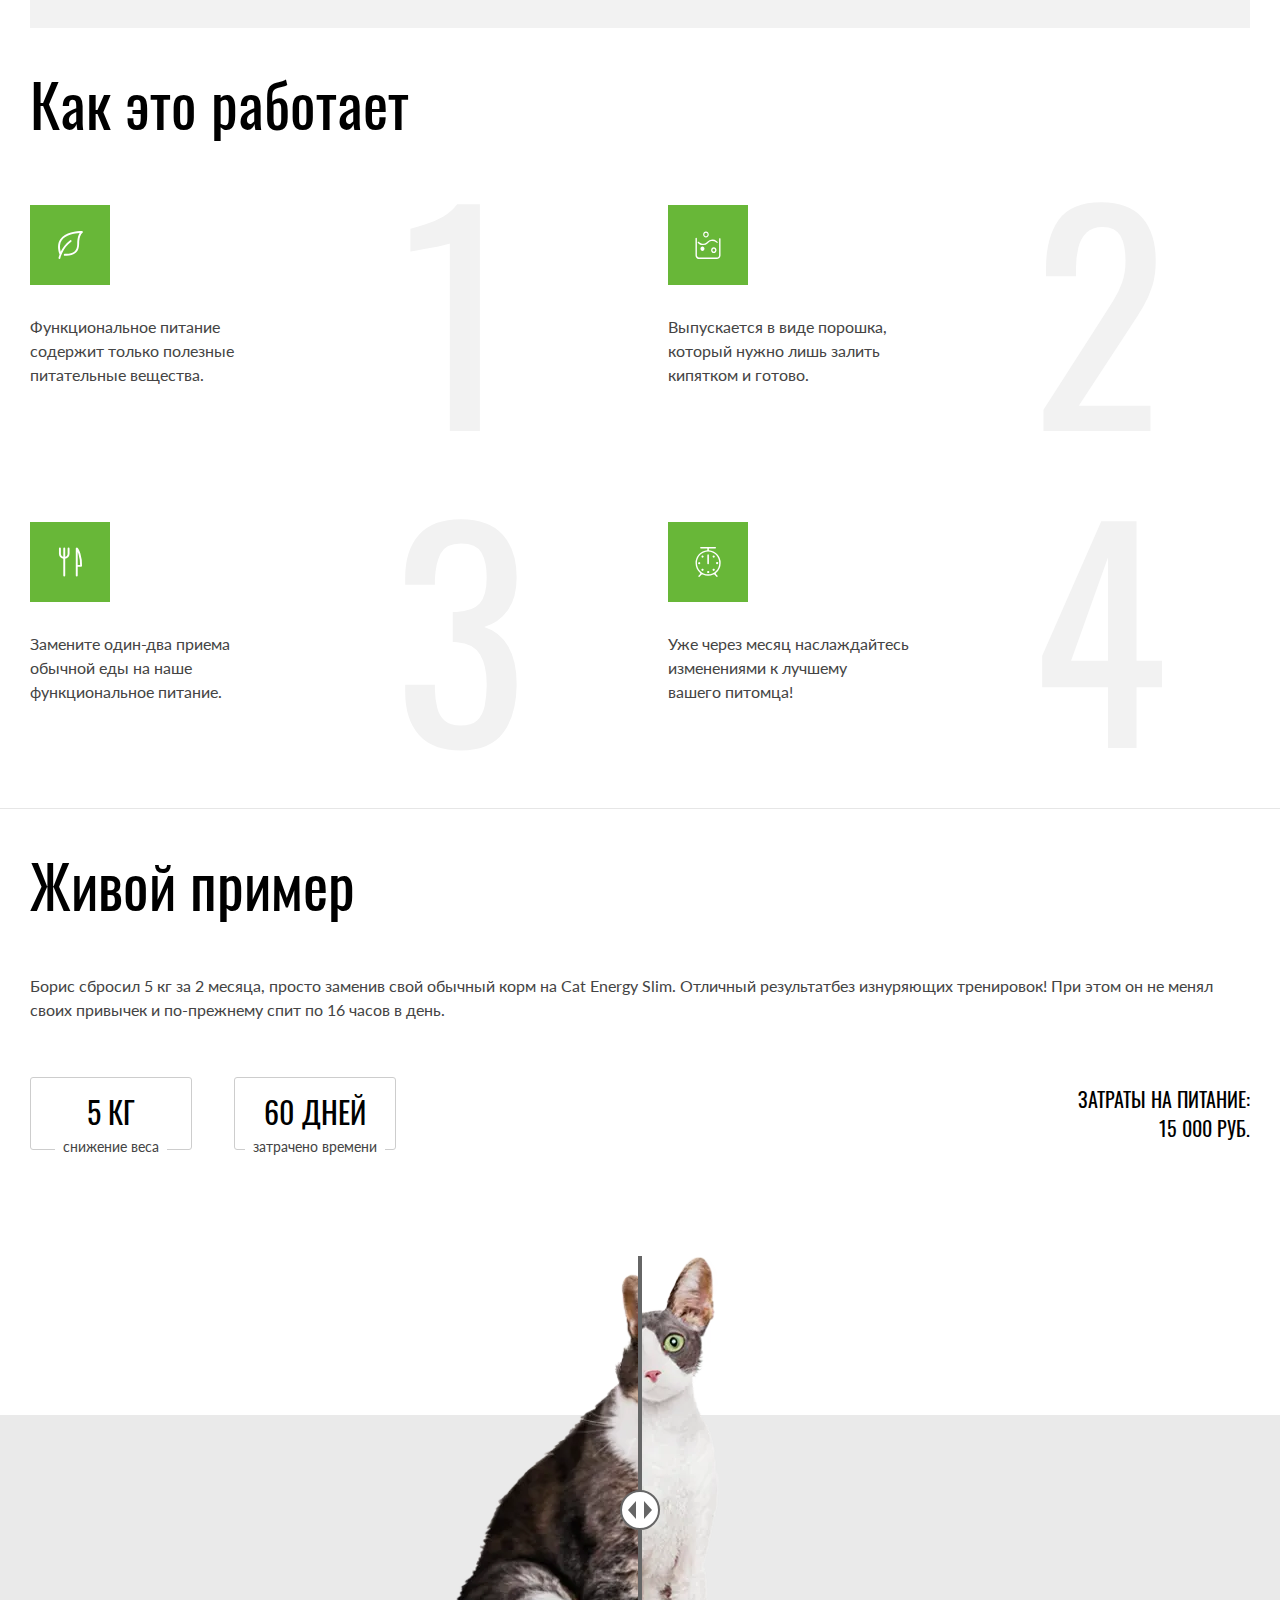
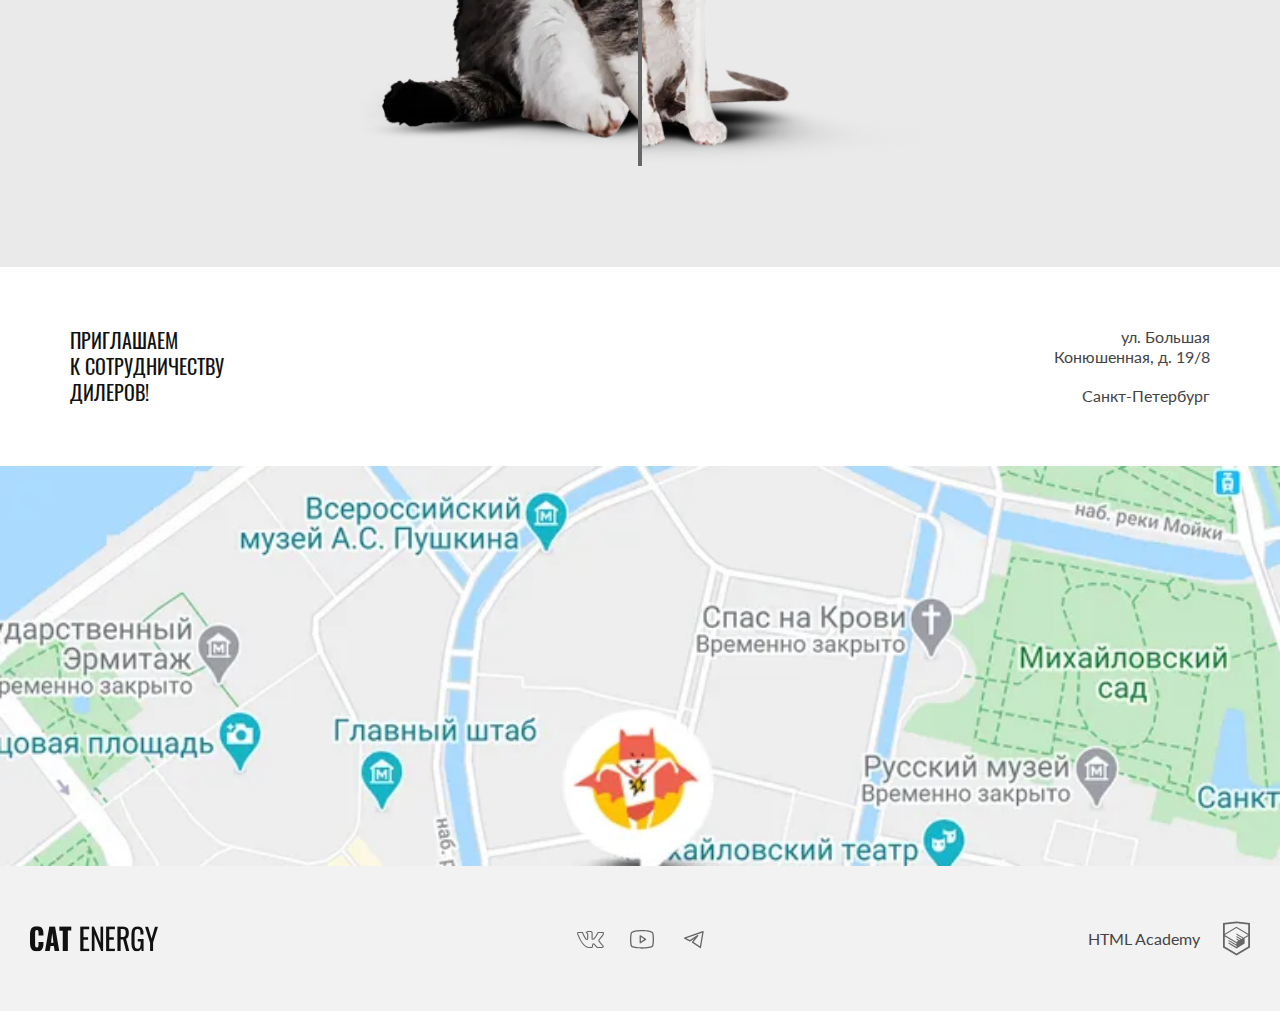
<file: 8/index.html>
<!DOCTYPE html><html class="page" lang="ru"><head><meta charset="UTF-8"><title>Кэт энерджи</title><meta name="viewport" content="width=device-width,initial-scale=1"><link rel="icon" href="favicon.ico"><link rel="icon" href="favicons/icon.svg" type="image/svg+xml"><link rel="apple-touch-icon" href="favicons/180.png"><link rel="manifest" href="manifest.webmanifest"><link rel="stylesheet" href="styles/styles.css"><script src="https://api-maps.yandex.ru/2.1/?apikey=5cb297c1-5ade-45cd-bb95-7d4947a8c068&lang=ru_RU" defer="defer"></script><script src="scripts/index.js" defer="defer"></script><script src="scripts/slider.js" defer="defer"></script></head><body class="page__body"><header class="main-header main-header--accent"><div class="main-header__container page-container"><div class="main-header__logo-container"><a class="main-header__logo-image logo reset-link" href="#"><picture><source width="70" height="59" type="image/svg+xml" media="(min-width: 1440px)" srcset="images/logo/logo_desktop.svg"><source width="60" height="50" type="image/svg+xml" media="(min-width: 768px)" srcset="images/logo/logo_tablet.svg"><img class="logo__image" src="images/logo/logo_mobile.svg" width="33" height="38" alt="Логотип"></picture></a><a class="main-header__logo-brand logo" href="#"><picture><source width="118" height="26" type="image/svg+xml" media="(min-width: 1440px)" srcset="images/logo/brand_tablet.svg"><source width="101" height="21" type="image/svg+xml" media="(min-width: 768px)" srcset="images/logo/brand_tablet.svg"><img class="logo__brand" src="images/logo/brand.svg" width="101" height="21" alt="Бренд"></picture></a></div><nav class="main-nav main-nav--opened main-nav--nojs"><button class="main-nav__toggle" type="button"><span class="visually-hidden">Открыть меню</span></button><ul class="main-nav__list site-list reset-list"><li class="site-list__item site-list__item--current"><a class="site-list__link reset-link" href="#">Главная</a></li><li class="site-list__item"><a class="site-list__link reset-link" href="catalog.html">Каталог продукции</a></li><li class="site-list__item"><a class="site-list__link reset-link" href="#">Подбор программы</a></li></ul></nav></div></header><main class="main-index"><section class="hero"><div class="hero__container page-container"><h1 class="hero__title basic-title">Функциональное питание для котов</h1><p class="hero__text">Занялся собой? Займись котом!</p><picture><source width="552" height="499" type="image/webp" media="(min-width: 1440px)" srcset="images/hero/cat_energy_desktop@1x.webp, images/hero/cat_energy_desktop@2x.webp 2x"><source width="709" height="609" type="image/webp" media="(min-width: 768px)" srcset="images/hero/cat_energy_tablet@1x.webp, images/hero/cat_energy_tablet@2x.webp 2x"><source width="280" height="270" type="image/webp" srcset="images/hero/cat_energy_mobile@1x.webp, images/hero/cat_energy_mobile@2x.webp 2x"><source width="552" height="499" type="image/png" media="(min-width: 1440px)" srcset="images/hero/cat_energy_desktop@1x.png, images/hero/cat_energy_desktop@2x.png 2x"><source width="709" height="609" type="image/png" media="(min-width: 768px)" srcset="images/hero/cat_energy_tablet@1x.png, images/hero/cat_energy_tablet@2x.png 2x"><img class="hero__image" src="images/hero/cat_energy_mobile@1x.png" srcset="images/hero/cat_energy_mobile@2x.png 2x" width="280" height="270" alt="Продукт Кэт энерджи"></picture><a class="hero__button button reset-link" href="#">Подобрать программу</a></div></section><section class="programs"><div class="programs__container page-container"><h2 class="visually-hidden">Программы питания</h2><ul class="programs__list reset-list"><li class="programs__item program program--slim"><h3 class="program__title">Похудение</h3><p class="program__desc">Ваш кот весит больше собаки и почти утратил способность лазить по деревьям? Пора на диету! Cat Energy Slim поможет вашему питомцу сбросить лишний вес.</p><a class="program__link reset-link" href="#">Каталог slim</a></li><li class="programs__item program program--pro"><h3 class="program__title">Набор массы</h3><p class="program__desc">Заработать авторитет среди дворовых котов и даже собак? Серия Cat Energy Pro поможет вашему коту нарастить необходимые мышцы!</p><a class="program__link reset-link" href="#">Каталог pro</a></li></ul></div></section><section class="benefits"><div class="benefits__container page-container"><h2 class="benefits__title basic-title basic-title--accent">Как это работает</h2><ol class="benefits__list reset-list"><li class="benefits__item benefit benefit--healthy"><p class="benefit__desc">Функциональное питание содержит только полезные питательные вещества.</p></li><li class="benefits__item benefit benefit--easy"><p class="benefit__desc">Выпускается в виде порошка, который нужно лишь залить кипятком и готово.</p></li><li class="benefits__item benefit benefit--regularly"><p class="benefit__desc">Замените один-два приема обычной еды на наше функциональное питание.</p></li><li class="benefits__item benefit benefit--fast"><p class="benefit__desc">Уже через месяц наслаждайтесь изменениями к лучшему<br>вашего питомца!</p></li></ol></div></section><section class="example"><div class="example__container page-container"><div class="example__content"><h2 class="example__title basic-title basic-title--accent">Живой пример</h2><p class="example__desc">Борис сбросил 5 кг за 2 месяца, просто заменив свой обычный корм на Cat Energy Slim. Отличный результат<br>без изнуряющих тренировок! При этом он не менял своих привычек и по-прежнему спит по 16 часов в день.</p><div class="example__data-container"><ul class="example__data-list reset-list"><li class="example__data-item"><span class="example__data-desc">снижение веса</span> <span class="example__data-value">5 КГ</span></li><li class="example__data-item"><span class="example__data-desc">затрачено времени</span> <span class="example__data-value">60 ДНЕЙ</span></li></ul><div class="example__text-container"><p class="example__text">Затраты на питание:</p><p class="example__text">15 000 РУБ.</p></div></div></div><div class="example__slider-container slider"><div class="slider__container"><ul class="slider__images reset-list"><li class="slider__image slider__image--before"><picture><source width="560" height="512" type="image/webp" media="(min-width: 768px)" srcset="images/slider/before_tablet@1x.webp, images/slider/before_tablet@2x.webp 2x"><source width="280" height="256" type="image/webp" srcset="images/slider/before_mobile@1x.webp, images/slider/before_mobile@2x.webp 2x"><source width="560" height="512" type="image/png" media="(min-width: 768px)" srcset="images/slider/before_tablet@1x.png, images/slider/before_tablet@2x.png 2x"><img class="slider__before" src="images/slider/before_mobile@1x.png" srcset="images/slider/before_mobile@2x.png 2x" width="280" height="256" alt="Фото до перехода на питание Кэт энерджи"></picture></li><li class="slider__image slider__image--after"><picture><source width="560" height="512" type="image/webp" media="(min-width: 768px)" srcset="images/slider/after_tablet@1x.webp, images/slider/after_tablet@2x.webp 2x"><source width="280" height="256" type="image/webp" srcset="images/slider/after_mobile@1x.webp, images/slider/after_mobile@2x.webp 2x"><source width="560" height="512" type="image/png" media="(min-width: 768px)" srcset="images/slider/after_tablet@1x.png, images/slider/after_tablet@2x.png 2x"><img class="slider__after" src="images/slider/after_mobile@1x.png" srcset="images/slider/after_mobile@2x.png 2x" width="280" height="256" alt="Фото после перехода на питание Кэт энерджи"></picture></li></ul><div class="slider__input"><button class="slider__button" type="button"><span class="visually-hidden">Передвинуть ползунок</span></button></div></div></div></div></section><section class="invite"><div class="invite__container page-container"><h2 class="invite__title">Приглашаем<br>к сотрудничеству дилеров!</h2><address class="invite__contacts address"><p class="address__street">ул. Большая Конюшенная, д. 19/8</p><p class="address__city">Санкт-Петербург</p></address></div><div class="map-insert" id="map"></div></section></main><footer class="main-footer"><div class="main-footer__container page-container"><a class="main-footer__logo logo reset-link" href="#"><img class="logo__image" src="images/logo/brand.svg" width="128" height="28" alt="Логотип"></a><ul class="main-footer__socials social-list reset-list"><li class="social-list__item"><a class="social-list__link social-list__link--vk reset-link" href="https://vk.com/htmlacademy"><span class="visually-hidden">ВКонтакте</span></a></li><li class="social-list__item"><a class="social-list__link social-list__link--youtube reset-link" href="https://www.youtube.com/user/htmlacademyru"><span class="visually-hidden">Ютуб</span></a></li><li class="social-list__item"><a class="social-list__link social-list__link--telegram reset-link" href="https://t.me/htmlacademy"><span class="visually-hidden">Телеграм</span></a></li></ul><a class="main-footer__copyright copyright reset-link" href="https://htmlacademy.ru/intensive/adaptive"><span class="copyright__author">HTML Academy</span> <svg class="copyright__author-logo" role="img" xmlns="http://www.w3.org/2000/svg" width="27" height="35" fill="currentColor" viewBox="0 0 27 35"><path d="M13.6.5h-.1L0 1.9v24.6l13.5 8 13.5-8V2L13.6.5Zm11.6 25-11.7 7-11.7-7v-10l11.7 6.8v1.3l-8-4.7V20l8 4.8v1.3l-8-4.8v1.2l8 4.9 8.1-4.9v-5.2l3.6-2.1v10.2Zm0-11.5L22 15.8l-1.5 1-7-4.3v1.2l6 3.6-.2.1-.8.5-5-3v1.3l3.9 2.3-1 .6-3-1.7v1.2l2 1.2-2 1.1-11.6-6.8 11.6-7L25.2 14Zm0-1.3L13.4 5.8l-11.6 7V3.4l11.7-1.2 11.7 1.2v9.2Z"/></svg></a></div></footer></body></html>
</file>
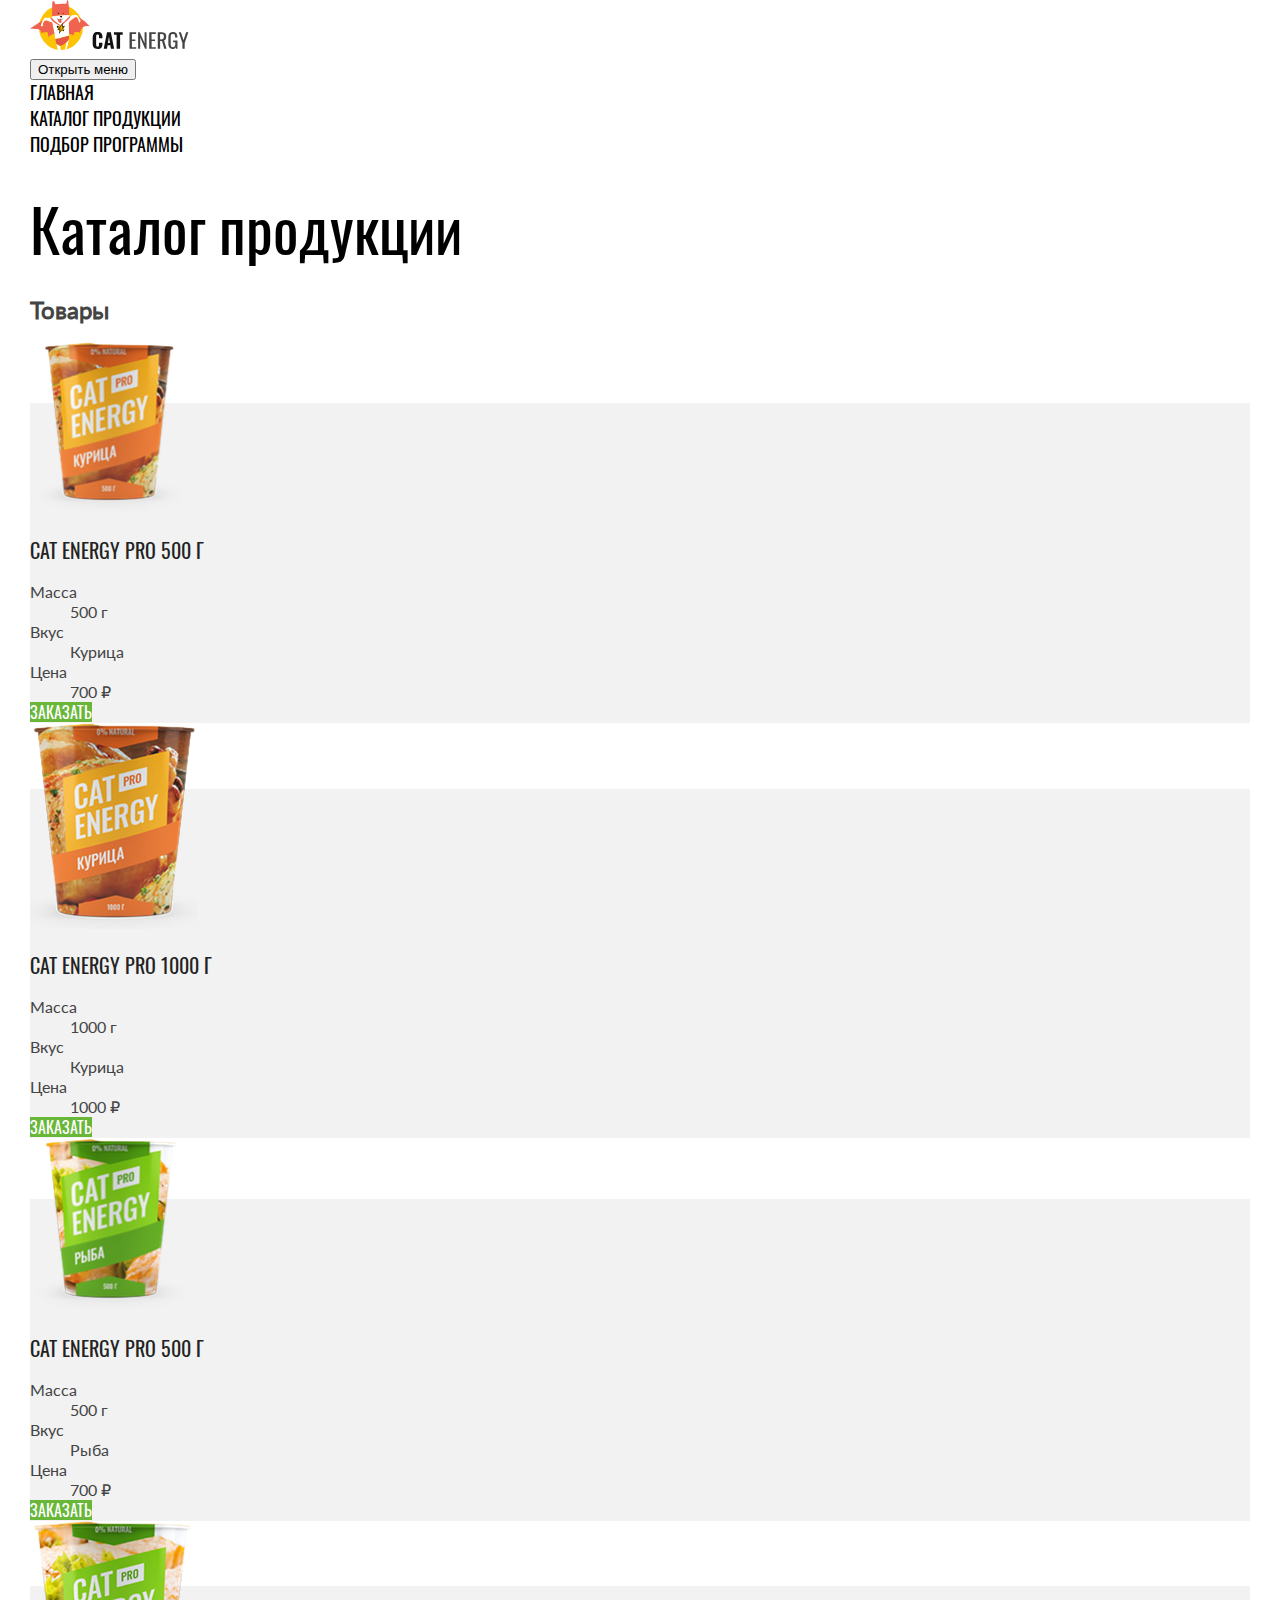
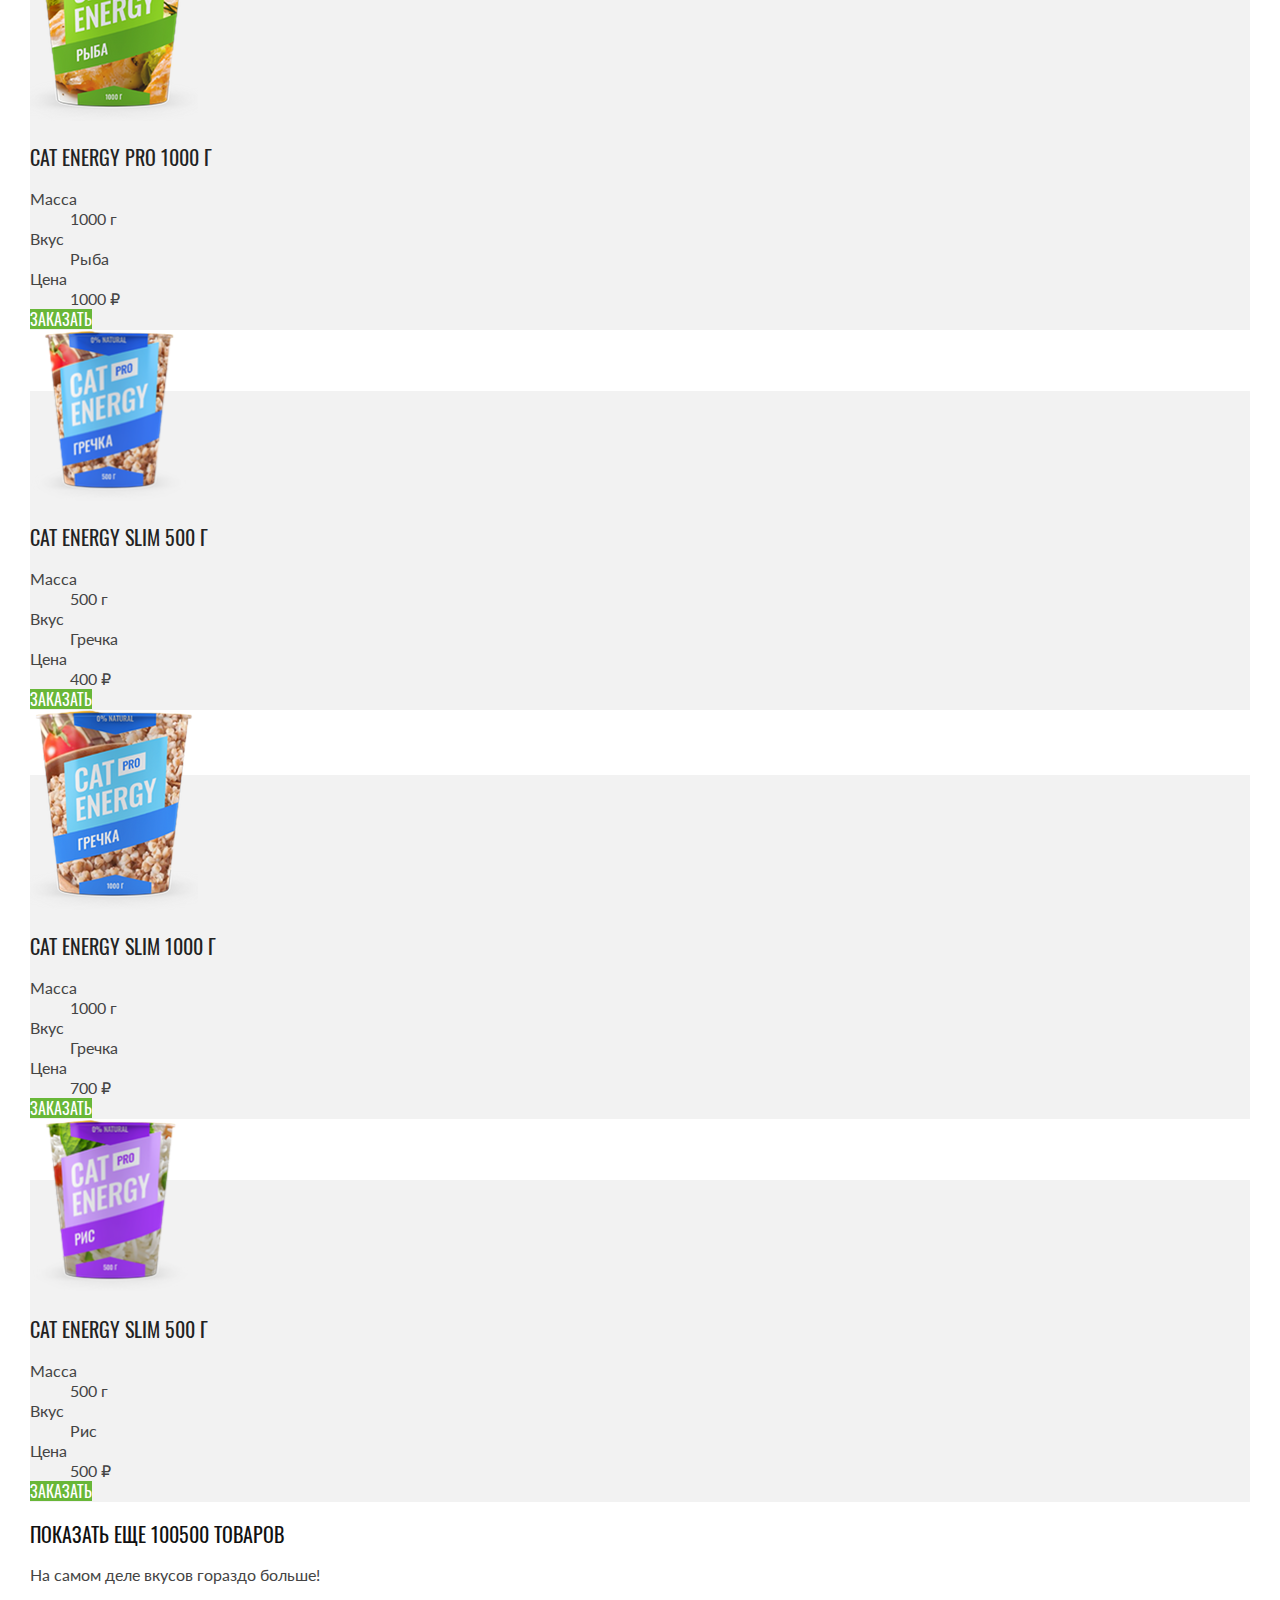
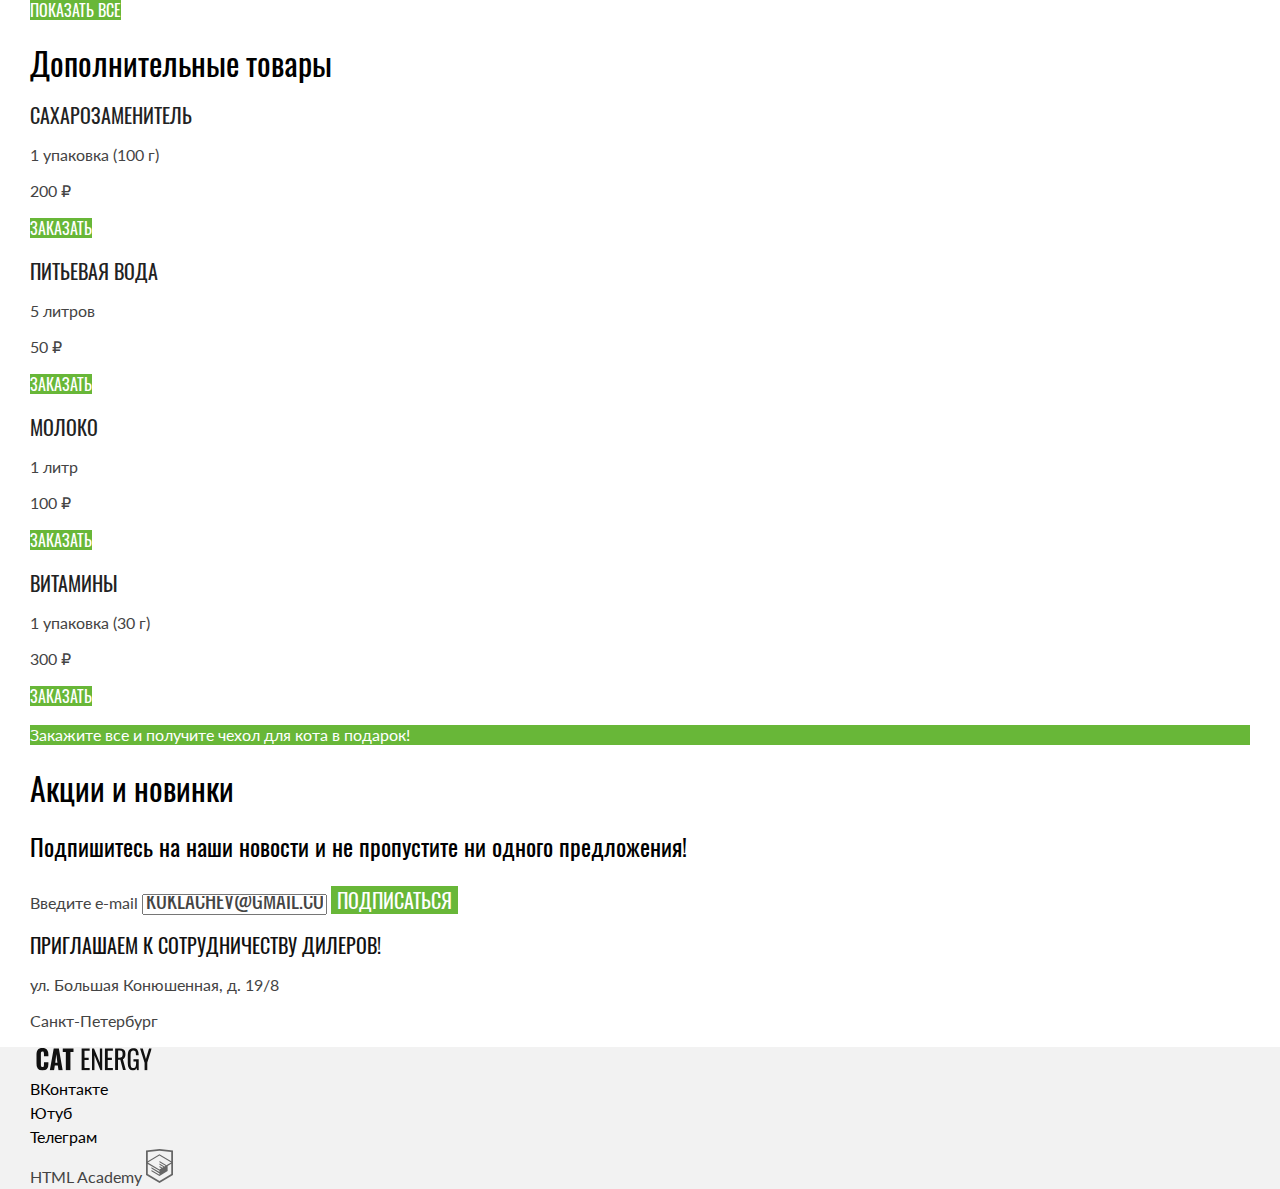
<file: catalog.html>
<!DOCTYPE html><html class="page" lang="ru"><head><meta charset="UTF-8"><title>Кэт энерджи</title><meta name="viewport" content="width=device-width,initial-scale=1"><link rel="icon" href="favicon.ico"><link rel="icon" href="favicons/icon.svg" type="image/svg+xml"><link rel="apple-touch-icon" href="favicons/180.png"><link rel="manifest" href="manifest.webmanifest"><link rel="stylesheet" href="styles/styles.css"><script src="scripts/index.js" defer="defer"></script></head><body class="page__body"><header class="main-header"><div class="main-header__container page-container"><div class="main-header__logo-container"><a class="main-header__logo-image logo" href="index.html"><picture><source width="70" height="59" type="image/svg+xml" media="(min-width: 1440px)" srcset="images/logo/logo_desktop.svg"><source width="60" height="50" type="image/svg+xml" media="(min-width: 768px)" srcset="images/logo/logo_tablet.svg"><img class="logo__image" src="images/logo/logo_mobile.svg" width="33" height="38" alt="Логотип"></picture></a><a class="main-header__logo-brand logo" href="index.html"><picture><source width="118" height="21" type="image/svg+xml" media="(min-width: 1440px)" srcset="images/logo/brand_tablet.svg"><source width="101" height="18" type="image/svg+xml" media="(min-width: 768px)" srcset="images/logo/brand_tablet.svg"><img class="logo__brand" src="images/logo/brand.svg" width="101" height="18" alt="Бренд"></picture></a></div><nav class="main-nav"><button class="main-nav__toggle" type="button"><span class="visually-hidden">Открыть меню</span></button><ul class="main-nav__list site-list reset-list"><li class="site-list__item"><a class="site-list__link reset-link" href="index.html">Главная</a></li><li class="site-list__item site-list__item--current"><a class="site-list__link reset-link" href="#">Каталог продукции</a></li><li class="site-list__item"><a class="site-list__link reset-link" href="#">Подбор программы</a></li></ul></nav></div></header><main class="main-catalog"><section class="catalog-products"><div class="catalog-products__container page-container"><h1 class="catalog-products__title basic-title">Каталог продукции</h1><h2 class="visually-hidden">Товары</h2><ul class="catalog-products__list reset-list"><li class="catalog-products__item product-card"><a class="product-card__link" href="#"><picture><source width="161" height="172" type="image/png" media="(min-width: 768px)" srcset="images/products/card_chicken500_tablet@1x.png, images/products/card_chicken500_tablet@2x.png 2x"><img class="product-card__image" src="images/products/card_chicken500_mobile@1x.png" srcset="images/products/card_chicken500_mobile@2x.png 2x" width="68" height="86" alt="Продукт Кэт энерджи с курицей 500г"></picture></a><a class="product-card__link-title reset-link" href="#"><h3 class="product-card__title">Cat Energy PRO 500 г</h3></a><dl class="product-card__records"><dt class="product-card__records-desc">Масса</dt><dd class="product-card__records-value">500 г</dd><dt class="product-card__records-desc">Вкус</dt><dd class="product-card__records-value">Курица</dd><dt class="product-card__records-desc">Цена</dt><dd class="product-card__records-value">700 ₽</dd></dl><a class="product-card__button button reset-link" href="#">Заказать</a></li><li class="catalog-products__item product-card"><a class="product-card__link" href="#"><picture><source width="168" height="206" type="image/png" media="(min-width: 768px)" srcset="images/products/card_chicken1000_tablet@1x.png, images/products/card_chicken1000_tablet@2x.png 2x"><img class="product-card__image" src="images/products/card_chicken500_mobile@1x.png" srcset="images/products/card_chicken1000_mobile@2x.png 2x" width="84" height="100" alt="Продукт Кэт энерджи с курицей 1000г"></picture></a><a class="product-card__link-title reset-link" href="#"><h3 class="product-card__title">Cat Energy PRO 1000 г</h3></a><dl class="product-card__records"><dt class="product-card__records-desc">Масса</dt><dd class="product-card__records-value">1000 г</dd><dt class="product-card__records-desc">Вкус</dt><dd class="product-card__records-value">Курица</dd><dt class="product-card__records-desc">Цена</dt><dd class="product-card__records-value">1000 ₽</dd></dl><a class="product-card__button button reset-link" href="#">Заказать</a></li><li class="catalog-products__item product-card"><a class="product-card__link" href="#"><picture><source width="163" height="174" type="image/png" media="(min-width: 768px)" srcset="images/products/card_fish500_tablet@1x.png, images/products/card_fish500_tablet@2x.png 2x"><img class="product-card__image" src="images/products/card_fish500_mobile@1x.png" srcset="images/products/card_fish500_mobile@2x.png 2x" width="68" height="78" alt="Продукт Кэт энерджи с рыбой 500г"></picture></a><a class="product-card__link-title reset-link" href="#"><h3 class="product-card__title">Cat Energy PRO 500 г</h3></a><dl class="product-card__records"><dt class="product-card__records-desc">Масса</dt><dd class="product-card__records-value">500 г</dd><dt class="product-card__records-desc">Вкус</dt><dd class="product-card__records-value">Рыба</dd><dt class="product-card__records-desc">Цена</dt><dd class="product-card__records-value">700 ₽</dd></dl><a class="product-card__button button reset-link" href="#">Заказать</a></li><li class="catalog-products__item product-card"><a class="product-card__link" href="#"><picture><source width="168" height="200" type="image/png" media="(min-width: 768px)" srcset="images/products/card_fish1000_tablet@1x.png, images/products/card_fish1000_tablet@2x.png 2x"><img class="product-card__image" src="images/products/card_fish1000_mobile@1x.png" srcset="images/products/card_fish1000_mobile@2x.png 2x" width="84" height="100" alt="Продукт Кэт энерджи с рыбой 1000г"></picture></a><a class="product-card__link-title reset-link" href="#"><h3 class="product-card__title">Cat Energy PRO 1000 г</h3></a><dl class="product-card__records"><dt class="product-card__records-desc">Масса</dt><dd class="product-card__records-value">1000 г</dd><dt class="product-card__records-desc">Вкус</dt><dd class="product-card__records-value">Рыба</dd><dt class="product-card__records-desc">Цена</dt><dd class="product-card__records-value">1000 ₽</dd></dl><a class="product-card__button button reset-link" href="#">Заказать</a></li><li class="catalog-products__item product-card"><a class="product-card__link" href="#"><picture><source width="161" height="171" type="image/png" media="(min-width: 768px)" srcset="images/products/card_buckwheat500_tablet@1x.png, images/products/card_buckwheat500_tablet@2x.png 2x"><img class="product-card__image" src="images/products/card_buckwheat500_mobile@1x.png" srcset="images/products/card_buckwheat500_mobile@2x.png 2x" width="68" height="78" alt="Продукт Кэт энерджи с гречкой 500г"></picture></a><a class="product-card__link-title reset-link" href="#"><h3 class="product-card__title">Cat Energy slim 500 г</h3></a><dl class="product-card__records"><dt class="product-card__records-desc">Масса</dt><dd class="product-card__records-value">500 г</dd><dt class="product-card__records-desc">Вкус</dt><dd class="product-card__records-value">Гречка</dd><dt class="product-card__records-desc">Цена</dt><dd class="product-card__records-value">400 ₽</dd></dl><a class="product-card__button button reset-link" href="#">Заказать</a></li><li class="catalog-products__item product-card"><a class="product-card__link" href="#"><picture><source width="168" height="200" type="image/png" media="(min-width: 768px)" srcset="images/products/card_buckwheat1000_tablet@1x.png, images/products/card_buckwheat1000_tablet@2x.png 2x"><img class="product-card__image" src="images/products/card_buckwheat1000_mobile@1x.png" srcset="images/products/card_buckwheat1000_mobile@2x.png 2x" width="84" height="100" alt="Продукт Кэт энерджи с гречкой 1000г"></picture></a><a class="product-card__link-title reset-link" href="#"><h3 class="product-card__title">Cat Energy slim 1000 г</h3></a><dl class="product-card__records"><dt class="product-card__records-desc">Масса</dt><dd class="product-card__records-value">1000 г</dd><dt class="product-card__records-desc">Вкус</dt><dd class="product-card__records-value">Гречка</dd><dt class="product-card__records-desc">Цена</dt><dd class="product-card__records-value">700 ₽</dd></dl><a class="product-card__button button reset-link" href="#">Заказать</a></li><li class="catalog-products__item product-card"><a class="product-card__link" href="#"><picture><source width="163" height="174" type="image/png" media="(min-width: 768px)" srcset="images/products/card_rice500_tablet@1x.png, images/products/card_rice500_tablet@2x.png 2x"><img class="product-card__image" src="images/products/card_rice500_mobile@1x.png" srcset="images/products/card_rice500_mobile@2x.png 2x" width="72" height="84" alt="Продукт Кэт энерджи с рисом 500г"></picture></a><a class="product-card__link-title reset-link" href="#"><h3 class="product-card__title">Cat Energy SLIM 500 г</h3></a><dl class="product-card__records"><dt class="product-card__records-desc">Масса</dt><dd class="product-card__records-value">500 г</dd><dt class="product-card__records-desc">Вкус</dt><dd class="product-card__records-value">Рис</dd><dt class="product-card__records-desc">Цена</dt><dd class="product-card__records-value">500 ₽</dd></dl><a class="product-card__button button reset-link" href="#">Заказать</a></li><li class="catalog-products__item product-card product-card--more"><a class="product-card__link reset-link" href="#"><h3 class="product-card__title">Показать еще 100500 товаров</h3></a><p class="product-card__text">На самом деле вкусов гораздо больше!</p><a class="product-card__button button reset-link" href="#">Показать все</a></li></ul></div></section><section class="sub-products"><div class="sub-products__container page-container"><h2 class="sub-products__title secondary-title">Дополнительные товары</h2><ul class="sub-products__list reset-list"><li class="sub-products__item sub-product"><a class="sub-product__link reset-link" href="#"><h3 class="sub-product__title">Сахарозаменитель</h3></a><p class="sub-product__text">1 упаковка (100 г)</p><p class="sub-product__text">200 ₽</p><a class="sub-product__button button reset-link" href="#">Заказать</a></li><li class="sub-products__item sub-product"><h3 class="sub-product__title">Питьевая вода</h3><p class="sub-product__text">5 литров</p><p class="sub-product__text">50 ₽</p><a class="sub-product__button button reset-link" href="#">Заказать</a></li><li class="sub-products__item sub-product"><a class="sub-product__link reset-link" href="#"><h3 class="sub-product__title">Молоко</h3></a><p class="sub-product__text">1 литр</p><p class="sub-product__text">100 ₽</p><a class="sub-product__button button reset-link" href="#">Заказать</a></li><li class="sub-products__item sub-product"><a class="sub-product__link reset-link" href="#"><h3 class="sub-product__title">Витамины</h3></a><p class="sub-product__text">1 упаковка (30 г)</p><p class="sub-product__text">300 ₽</p><a class="sub-product__button button reset-link" href="#">Заказать</a></li></ul><div class="sub-products__promo"><p class="sub-products__promo-text">Закажите все и получите чехол для кота в подарок!</p></div></div></section><section class="news"><div class="news__container page-container"><h2 class="news__title secondary-title">Акции и новинки</h2><p class="news__text">Подпишитесь на наши новости и не пропустите ни одного предложения!</p><form class="subscribe-form" action="https://echo.htmlacademy.ru" method="post"><label class="visually-hidden" for="subscribe-email">Введите e-mail</label> <input class="subscribe-form__control" type="email" name="subscribe-email" id="subscribe-email" placeholder="кuklachev@gmail.com"> <button class="subscribe-form__button button" type="submit">Подписаться</button></form></div></section><section class="invite"><div class="invite__container page-container"><h2 class="invite__title">Приглашаем к сотрудничеству дилеров!</h2><address class="invite__contacts address"><p class="address__street">ул. Большая Конюшенная, д. 19/8</p><p class="address__city">Санкт-Петербург</p></address></div></section></main><footer class="main-footer"><div class="main-footer__container page-container"><img class="main-footer__logo logo" src="images/logo/brand.svg" width="128" height="24" alt="Логотип"><ul class="main-footer__socials social-list reset-list"><li class="social-list__item"><a class="social-list__link social-list__link--vk reset-link" href="https://vk.com/htmlacademy"><span class="visually-hidden">ВКонтакте</span></a></li><li class="social-list__item"><a class="social-list__link social-list__link--youtube reset-link" href="https://www.youtube.com/user/htmlacademyru"><span class="visually-hidden">Ютуб</span></a></li><li class="social-list__item"><a class="social-list__link social-list__link--telegram reset-link" href="https://t.me/htmlacademy"><span class="visually-hidden">Телеграм</span></a></li></ul><a class="main-footer__copyright copyright reset-link" href="https://htmlacademy.ru/intensive/adaptive"><span class="copyright__author">HTML Academy</span> <img class="copyright__author-logo logo" src="images/logo/logo_html.svg" width="27" height="34" alt="Логотип html-академии"></a></div></footer></body></html>
</file>
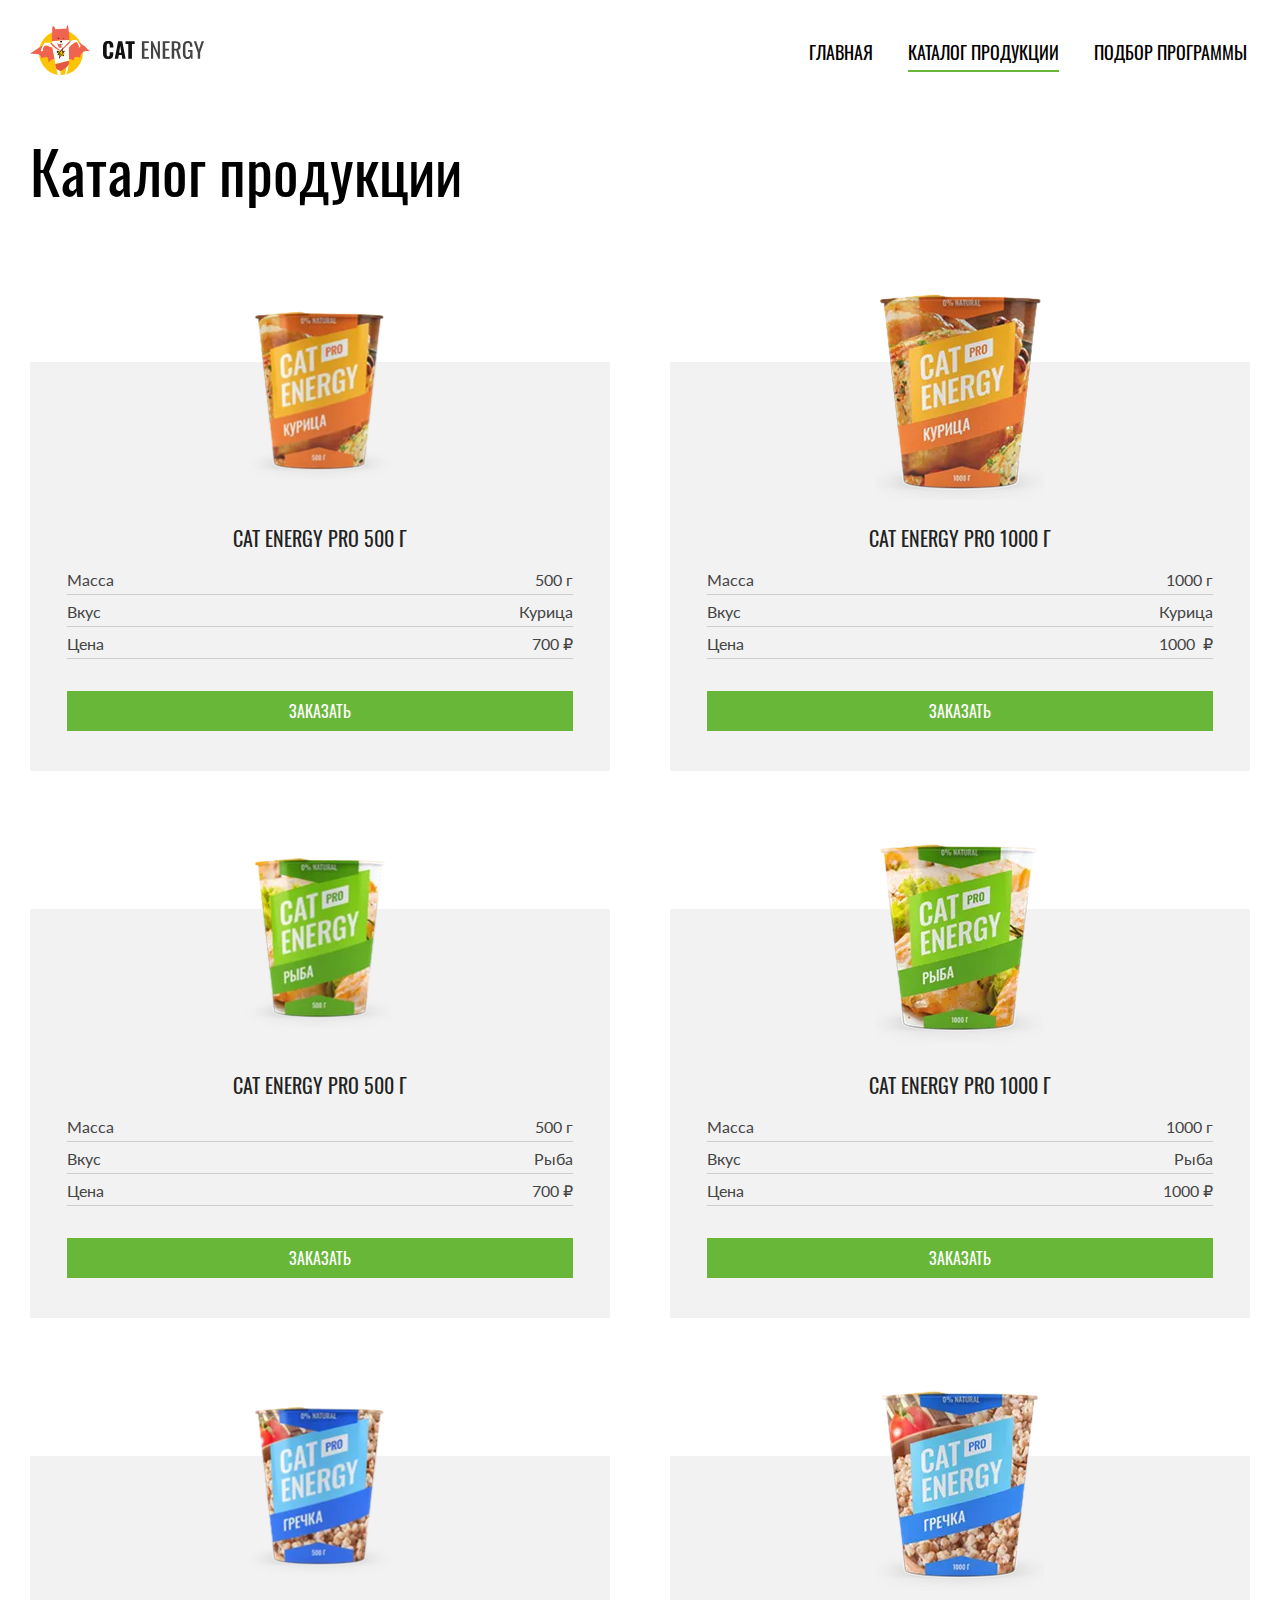
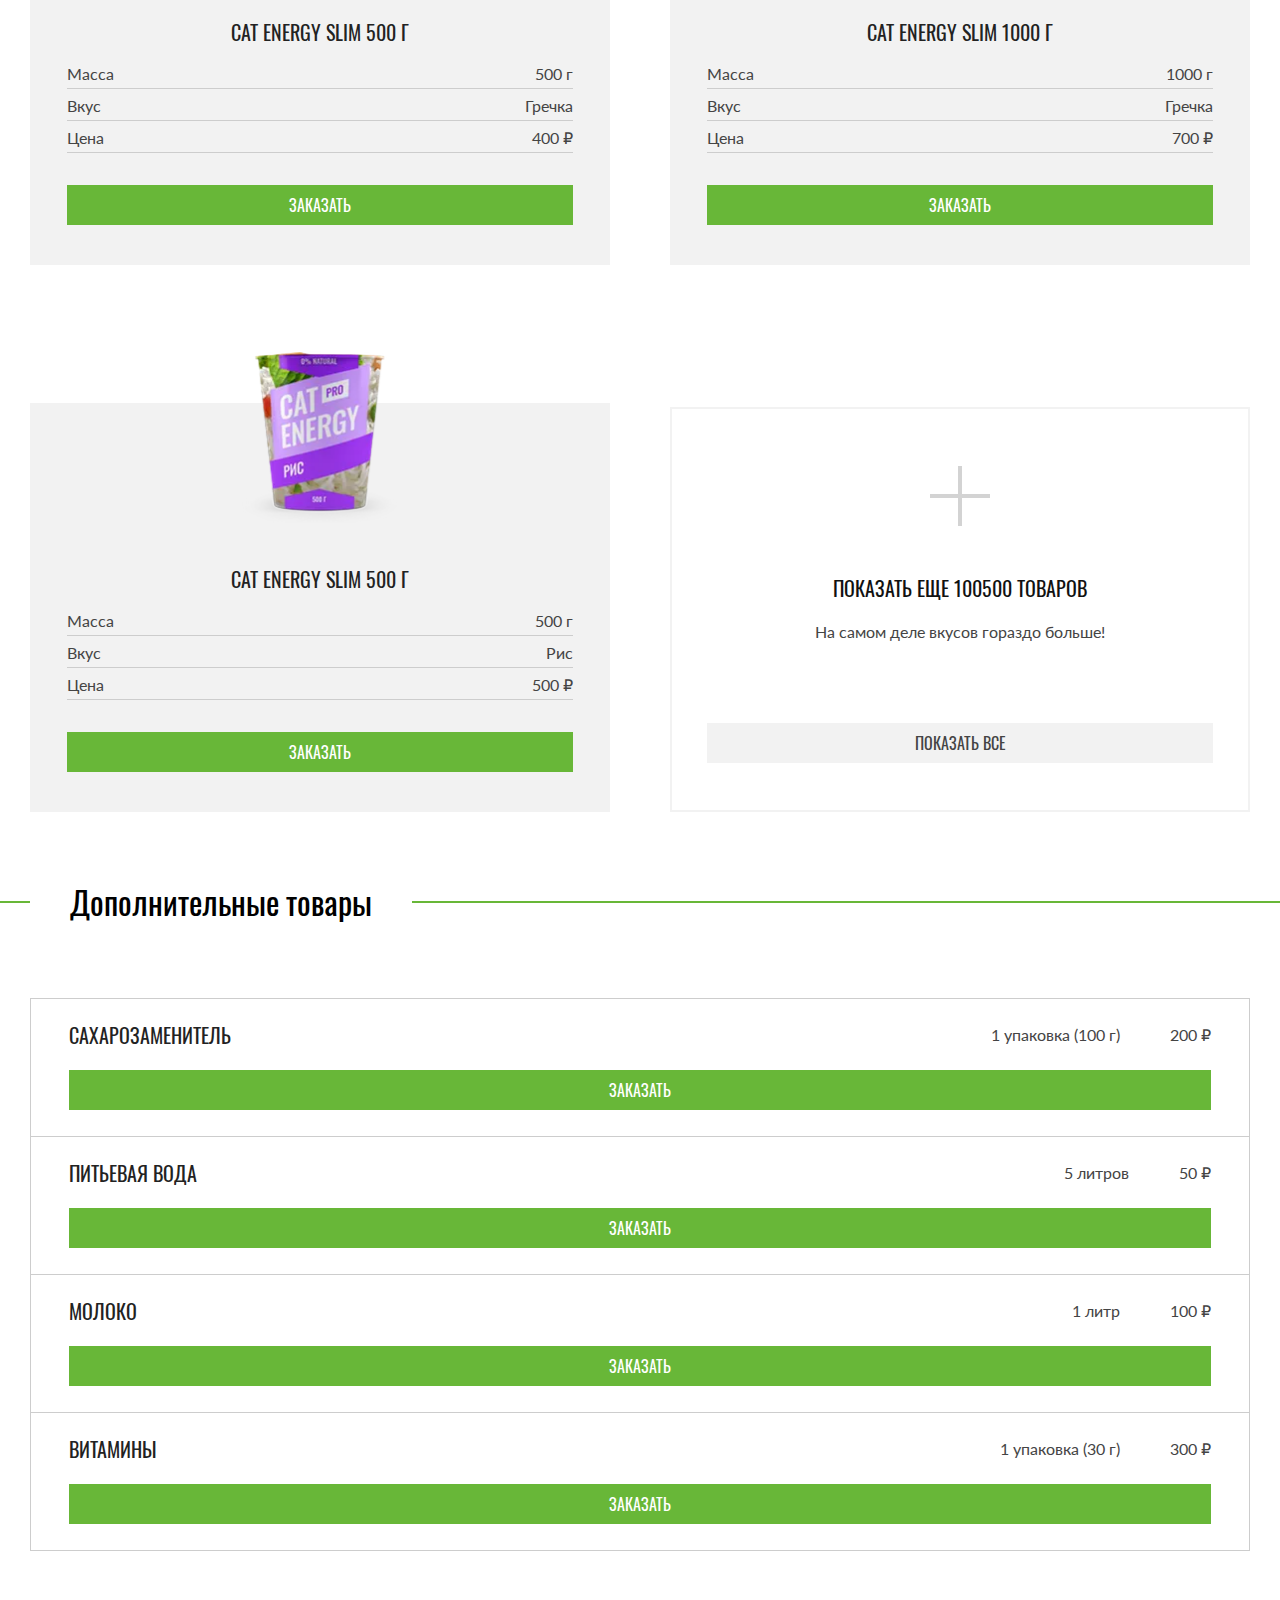
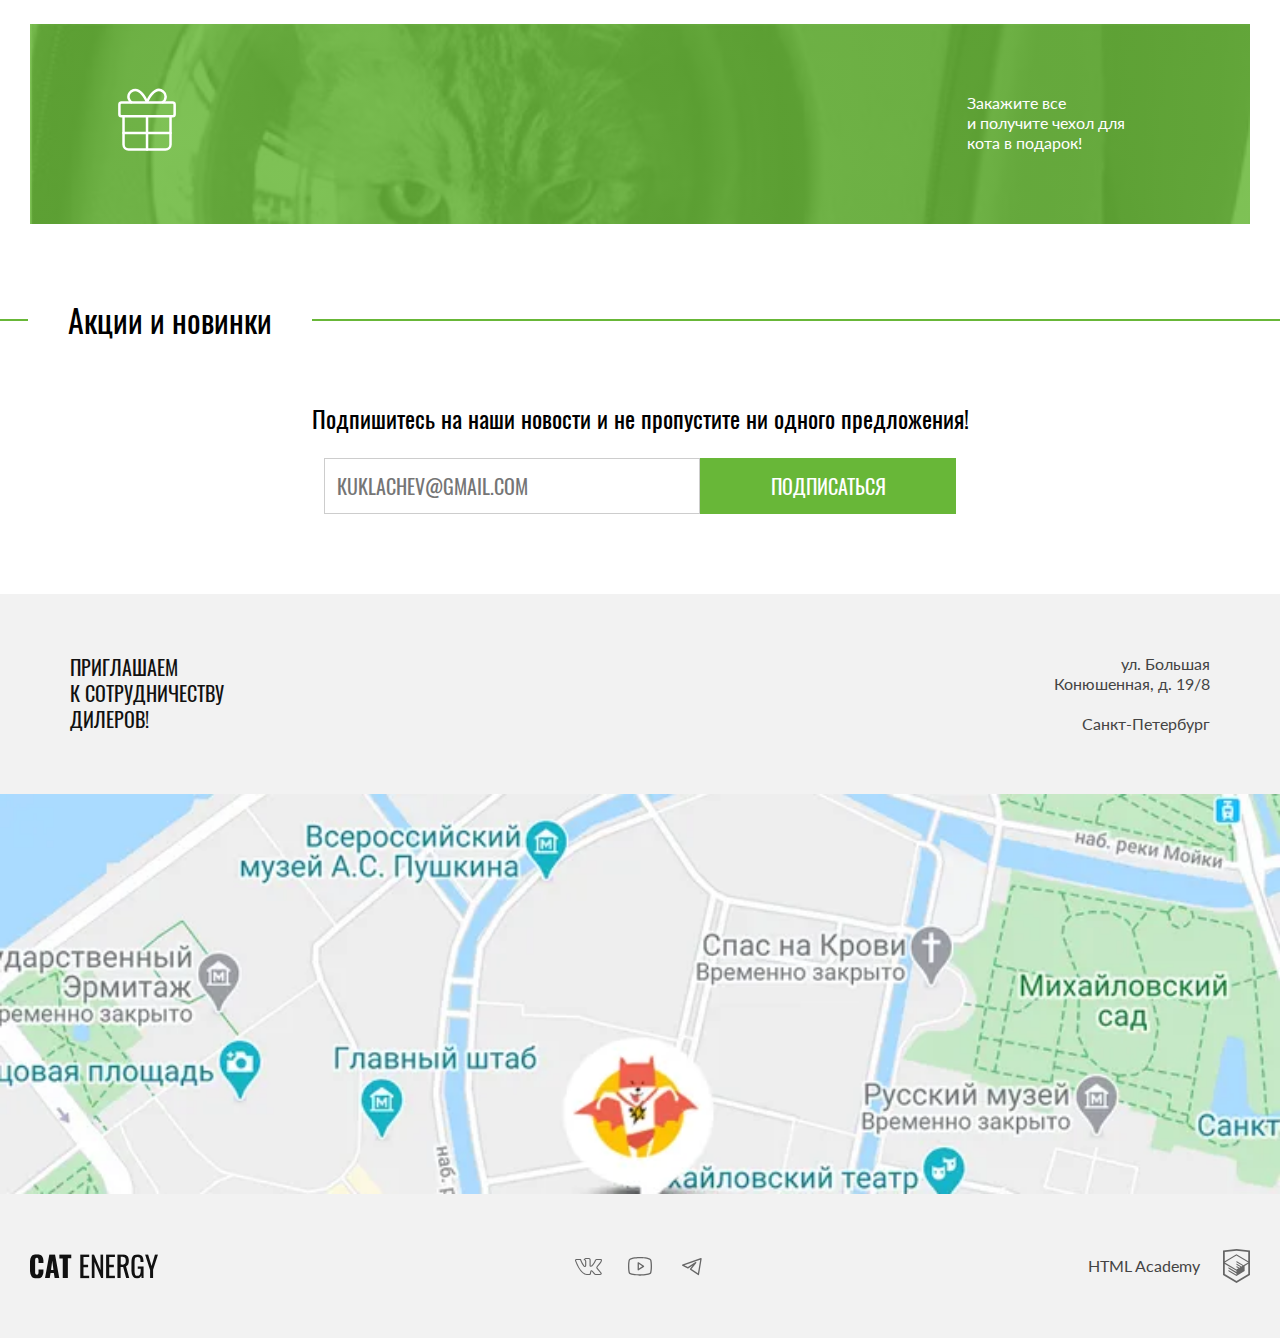
<file: 10/catalog.html>
<!DOCTYPE html><html class="page" lang="ru"><head><meta charset="UTF-8"><title>Кэт энерджи</title><meta name="viewport" content="width=device-width,initial-scale=1"><link rel="icon" href="favicon.ico"><link rel="icon" href="favicons/icon.svg" type="image/svg+xml"><link rel="apple-touch-icon" href="favicons/180.png"><link rel="manifest" href="manifest.webmanifest"><link rel="stylesheet" href="styles/styles.css"><script src="https://api-maps.yandex.ru/2.1/?apikey=5cb297c1-5ade-45cd-bb95-7d4947a8c068&lang=ru_RU" defer="defer"></script><link rel="preload" as="font" href="fonts/lato/Lato-Regular.woff2" type="font/woff2" crossorigin="anonymous"><link rel="preload" as="font" href="fonts/lato/Lato-Regular.woff" type="font/woff" crossorigin="anonymous"><link rel="preload" as="font" href="fonts/oswald/oswaldregular.woff2" type="font/woff2" crossorigin="anonymous"><link rel="preload" as="font" href="fonts/oswald/oswaldregular.woff" type="font/woff" crossorigin="anonymous"><script src="scripts/index.js" defer="defer"></script></head><body class="page__body"><header class="main-header"><div class="main-header__container page-container"><div class="main-header__logo-container"><a class="main-header__logo-image logo reset-link" href="index.html"><picture><source width="70" height="59" type="image/svg+xml" media="(min-width: 1440px)" srcset="images/logo/logo_desktop.svg"><source width="60" height="50" type="image/svg+xml" media="(min-width: 768px)" srcset="images/logo/logo_tablet.svg"><img class="logo__image" src="images/logo/logo_mobile.svg" width="33" height="38" alt="Логотип"></picture></a><a class="main-header__logo-brand logo" href="index.html"><picture><source width="118" height="22" type="image/svg+xml" media="(min-width: 1440px)" srcset="images/logo/brand_tablet.svg"><source width="101" height="19" type="image/svg+xml" media="(min-width: 768px)" srcset="images/logo/brand_tablet.svg"><img class="logo__image" src="images/logo/brand.svg" width="101" height="21" alt="Бренд"></picture></a></div><nav class="main-nav main-nav--opened main-nav--nojs"><button class="main-nav__toggle" type="button"><span class="visually-hidden">Открыть меню</span></button><ul class="main-nav__list site-list reset-list"><li class="site-list__item"><a class="site-list__link reset-link" href="index.html">Главная</a></li><li class="site-list__item site-list__item--current"><a class="site-list__link reset-link" href="#">Каталог продукции</a></li><li class="site-list__item"><a class="site-list__link reset-link" href="#">Подбор программы</a></li></ul></nav></div></header><main class="main-catalog"><section class="catalog-products"><div class="catalog-products__container page-container"><h1 class="catalog-products__title basic-title">Каталог продукции</h1><h2 class="visually-hidden">Товары</h2><ul class="catalog-products__list reset-list"><li class="catalog-products__item product-card"><div class="product-card__image-container"><a class="product-card__link" href="#"><picture><source width="161" height="172" type="image/webp" media="(min-width: 768px)" srcset="images/products/card_chicken500_tablet@1x.webp, images/products/card_chicken500_tablet@2x.webp 2x"><source width="68" height="86" type="image/webp" srcset="images/products/card_chicken500_mobile@1x.webp, images/products/card_chicken500_mobile@2x.webp 2x"><source width="161" height="172" type="image/png" media="(min-width: 768px)" srcset="images/products/card_chicken500_tablet@1x.png, images/products/card_chicken500_tablet@2x.png 2x"><img class="product-card__image" src="images/products/card_chicken500_mobile@1x.png" srcset="images/products/card_chicken500_mobile@2x.png 2x" width="68" height="86" alt="Продукт Кэт энерджи с курицей 500г"></picture></a></div><div class="product-card__content"><a class="product-card__link-title reset-link" href="#"><h3 class="product-card__title">Cat Energy PRO 500 г</h3></a><dl class="product-card__records"><dt class="product-card__records-desc">Масса</dt><dd class="product-card__records-value">500 г</dd><dt class="product-card__records-desc">Вкус</dt><dd class="product-card__records-value">Курица</dd><dt class="product-card__records-desc">Цена</dt><dd class="product-card__records-value">700 ₽</dd></dl></div><a class="product-card__button button reset-link" href="#">Заказать</a></li><li class="catalog-products__item product-card"><div class="product-card__image-container"><a class="product-card__link" href="#"><picture><source width="172" height="196" type="image/webp" media="(min-width: 1440px)" srcset="images/products/card_chicken1000_desktop@1x.webp, images/products/card_chicken1000_desktop@2x.webp 2x"><source width="168" height="206" type="image/webp" media="(min-width: 768px)" srcset="images/products/card_chicken1000_tablet@1x.webp, images/products/card_chicken1000_tablet@2x.webp 2x"><source width="84" height="100" type="image/webp" srcset="images/products/card_chicken1000_mobile@1x.webp, images/products/card_chicken1000_mobile@2x.webp 2x"><source width="172" height="196" type="image/png" media="(min-width: 1440px)" srcset="images/products/card_chicken1000_desktop@1x.png, images/products/card_chicken1000_desktop@2x.png 2x"><source width="168" height="206" type="image/png" media="(min-width: 768px)" srcset="images/products/card_chicken1000_tablet@1x.png, images/products/card_chicken1000_tablet@2x.png 2x"><img class="product-card__image" src="images/products/card_chicken500_mobile@1x.png" srcset="images/products/card_chicken1000_mobile@2x.png 2x" width="84" height="100" alt="Продукт Кэт энерджи с курицей 1000г"></picture></a></div><div class="product-card__content"><a class="product-card__link-title reset-link" href="#"><h3 class="product-card__title">Cat Energy PRO 1000 г</h3></a><dl class="product-card__records"><dt class="product-card__records-desc">Масса</dt><dd class="product-card__records-value">1000 г</dd><dt class="product-card__records-desc">Вкус</dt><dd class="product-card__records-value">Курица</dd><dt class="product-card__records-desc">Цена</dt><dd class="product-card__records-value">1000 &nbsp;₽</dd></dl></div><a class="product-card__button button reset-link" href="#">Заказать</a></li><li class="catalog-products__item product-card"><div class="product-card__image-container"><a class="product-card__link" href="#"><picture><source width="163" height="174" type="image/webp" media="(min-width: 768px)" srcset="images/products/card_fish500_tablet@1x.webp, images/products/card_fish500_tablet@2x.webp 2x"><source width="68" height="78" type="image/webp" srcset="images/products/card_fish500_mobile@1x.webp, images/products/card_fish500_mobile@2x.webp 2x"><source width="163" height="174" type="image/png" media="(min-width: 768px)" srcset="images/products/card_fish500_tablet@1x.png, images/products/card_fish500_tablet@2x.png 2x"><img class="product-card__image" src="images/products/card_fish500_mobile@1x.png" srcset="images/products/card_fish500_mobile@2x.png 2x" width="68" height="78" alt="Продукт Кэт энерджи с рыбой 500г"></picture></a></div><div class="product-card__content"><a class="product-card__link-title reset-link" href="#"><h3 class="product-card__title">Cat Energy PRO 500 г</h3></a><dl class="product-card__records"><dt class="product-card__records-desc">Масса</dt><dd class="product-card__records-value">500 г</dd><dt class="product-card__records-desc">Вкус</dt><dd class="product-card__records-value">Рыба</dd><dt class="product-card__records-desc">Цена</dt><dd class="product-card__records-value">700 ₽</dd></dl></div><a class="product-card__button button reset-link" href="#">Заказать</a></li><li class="catalog-products__item product-card"><div class="product-card__image-container"><a class="product-card__link" href="#"><picture><source width="172" height="196" type="image/webp" media="(min-width: 1440px)" srcset="images/products/card_fish1000_desktop@1x.webp, images/products/card_fish1000_desktop@2x.webp 2x"><source width="168" height="200" type="image/webp" media="(min-width: 768px)" srcset="images/products/card_fish1000_tablet@1x.webp, images/products/card_fish1000_tablet@2x.webp 2x"><source width="84" height="100" type="image/webp" srcset="images/products/card_fish1000_mobile@1x.webp, images/products/card_fish1000_mobile@2x.webp 2x"><source width="172" height="196" type="image/png" media="(min-width: 1440px)" srcset="images/products/card_fish1000_desktop@1x.png, images/products/card_fish1000_desktop@2x.png 2x"><source width="168" height="200" type="image/png" media="(min-width: 768px)" srcset="images/products/card_fish1000_tablet@1x.png, images/products/card_fish1000_tablet@2x.png 2x"><img class="product-card__image" src="images/products/card_fish1000_mobile@1x.png" srcset="images/products/card_fish1000_mobile@2x.png 2x" width="84" height="100" alt="Продукт Кэт энерджи с рыбой 1000г"></picture></a></div><div class="product-card__content"><a class="product-card__link-title reset-link" href="#"><h3 class="product-card__title">Cat Energy PRO 1000 г</h3></a><dl class="product-card__records"><dt class="product-card__records-desc">Масса</dt><dd class="product-card__records-value">1000 г</dd><dt class="product-card__records-desc">Вкус</dt><dd class="product-card__records-value">Рыба</dd><dt class="product-card__records-desc">Цена</dt><dd class="product-card__records-value">1000 ₽</dd></dl></div><a class="product-card__button button reset-link" href="#">Заказать</a></li><li class="catalog-products__item product-card"><div class="product-card__image-container"><a class="product-card__link" href="#"><picture><source width="161" height="171" type="image/webp" media="(min-width: 768px)" srcset="images/products/card_buckwheat500_tablet@1x.webp, images/products/card_buckwheat500_tablet@2x.webp 2x"><source width="68" height="78" type="image/webp" srcset="images/products/card_buckwheat500_mobile@1x.webp, images/products/card_buckwheat500_mobile@2x.webp 2x"><source width="161" height="171" type="image/png" media="(min-width: 768px)" srcset="images/products/card_buckwheat500_tablet@1x.png, images/products/card_buckwheat500_tablet@2x.png 2x"><img class="product-card__image" src="images/products/card_buckwheat500_mobile@1x.png" srcset="images/products/card_buckwheat500_mobile@2x.png 2x" width="68" height="78" alt="Продукт Кэт энерджи с гречкой 500г"></picture></a></div><div class="product-card__content"><a class="product-card__link-title reset-link" href="#"><h3 class="product-card__title">Cat Energy slim 500 г</h3></a><dl class="product-card__records"><dt class="product-card__records-desc">Масса</dt><dd class="product-card__records-value">500 г</dd><dt class="product-card__records-desc">Вкус</dt><dd class="product-card__records-value">Гречка</dd><dt class="product-card__records-desc">Цена</dt><dd class="product-card__records-value">400 ₽</dd></dl></div><a class="product-card__button button reset-link" href="#">Заказать</a></li><li class="catalog-products__item product-card"><div class="product-card__image-container"><a class="product-card__link" href="#"><picture><source width="172" height="196" type="image/webp" media="(min-width: 1440px)" srcset="images/products/card_buckwheat1000_desktop@1x.webp, images/products/card_buckwheat1000_desktop@2x.webp 2x"><source width="168" height="200" type="image/webp" media="(min-width: 768px)" srcset="images/products/card_buckwheat1000_tablet@1x.webp, images/products/card_buckwheat1000_tablet@2x.webp 2x"><source width="84" height="100" type="image/webp" srcset="images/products/card_buckwheat1000_mobile@1x.webp, images/products/card_buckwheat1000_mobile@2x.webp 2x"><source width="172" height="196" type="image/png" media="(min-width: 1440px)" srcset="images/products/card_buckwheat1000_desktop@1x.png, images/products/card_buckwheat1000_desktop@2x.png 2x"><source width="168" height="200" type="image/png" media="(min-width: 768px)" srcset="images/products/card_buckwheat1000_tablet@1x.png, images/products/card_buckwheat1000_tablet@2x.png 2x"><img class="product-card__image" src="images/products/card_buckwheat1000_mobile@1x.png" srcset="images/products/card_buckwheat1000_mobile@2x.png 2x" width="84" height="100" alt="Продукт Кэт энерджи с гречкой 1000г"></picture></a></div><div class="product-card__content"><a class="product-card__link-title reset-link" href="#"><h3 class="product-card__title">Cat Energy slim 1000 г</h3></a><dl class="product-card__records"><dt class="product-card__records-desc">Масса</dt><dd class="product-card__records-value">1000 г</dd><dt class="product-card__records-desc">Вкус</dt><dd class="product-card__records-value">Гречка</dd><dt class="product-card__records-desc">Цена</dt><dd class="product-card__records-value">700 ₽</dd></dl></div><a class="product-card__button button reset-link" href="#">Заказать</a></li><li class="catalog-products__item product-card"><div class="product-card__image-container"><a class="product-card__link" href="#"><picture><source width="163" height="174" type="image/webp" media="(min-width: 768px)" srcset="images/products/card_rice500_tablet@1x.webp, images/products/card_rice500_tablet@2x.webp 2x"><source width="72" height="84" type="image/webp" srcset="images/products/card_rice500_mobile@1x.webp, images/products/card_rice500_mobile@2x.webp 2x"><source width="163" height="174" type="image/png" media="(min-width: 768px)" srcset="images/products/card_rice500_tablet@1x.png, images/products/card_rice500_tablet@2x.png 2x"><img class="product-card__image" src="images/products/card_rice500_mobile@1x.png" srcset="images/products/card_rice500_mobile@2x.png 2x" width="72" height="84" alt="Продукт Кэт энерджи с рисом 500г"></picture></a></div><div class="product-card__content"><a class="product-card__link-title reset-link" href="#"><h3 class="product-card__title">Cat Energy SLIM 500 г</h3></a><dl class="product-card__records"><dt class="product-card__records-desc">Масса</dt><dd class="product-card__records-value">500 г</dd><dt class="product-card__records-desc">Вкус</dt><dd class="product-card__records-value">Рис</dd><dt class="product-card__records-desc">Цена</dt><dd class="product-card__records-value">500 ₽</dd></dl></div><a class="product-card__button button reset-link" href="#">Заказать</a></li><li class="catalog-products__item product-card product-card--more"><a class="product-card__link reset-link" href="#"><h3 class="product-card__title">Показать еще 100500 товаров</h3></a><p class="product-card__text">На самом деле вкусов гораздо больше!</p><a class="product-card__button button reset-link" href="#">Показать все</a></li></ul></div></section><section class="sub-products"><div class="sub-products__container page-container"><h2 class="sub-products__title secondary-title">Дополнительные товары</h2><div class="sub-products__content"><ul class="sub-products__list reset-list"><li class="sub-products__item sub-product"><a class="sub-product__link reset-link" href="#"><h3 class="sub-product__title">Сахарозаменитель</h3></a><div class="sub-product__text-container"><span class="sub-product__text">1 упаковка (100 г)</span> <span class="sub-product__text">200 ₽</span></div><a class="sub-product__button button reset-link" href="#">Заказать</a></li><li class="sub-products__item sub-product"><a class="sub-product__link reset-link" href="#"><h3 class="sub-product__title">Питьевая вода</h3></a><div class="sub-product__text-container"><span class="sub-product__text">5 литров</span> <span class="sub-product__text">50 ₽</span></div><a class="sub-product__button button reset-link" href="#">Заказать</a></li><li class="sub-products__item sub-product"><a class="sub-product__link reset-link" href="#"><h3 class="sub-product__title">Молоко</h3></a><div class="sub-product__text-container"><span class="sub-product__text">1 литр</span> <span class="sub-product__text">100 ₽</span></div><a class="sub-product__button button reset-link" href="#">Заказать</a></li><li class="sub-products__item sub-product"><a class="sub-product__link reset-link" href="#"><h3 class="sub-product__title">Витамины</h3></a><div class="sub-product__text-container"><span class="sub-product__text">1 упаковка (30 г)</span> <span class="sub-product__text">300 ₽</span></div><a class="sub-product__button button reset-link" href="#">Заказать</a></li></ul><div class="sub-products__promo"><p class="sub-products__promo-text">Закажите все<br class="break">и получите чехол для<br class="break">кота в подарок!</p></div></div></div></section><section class="news"><div class="news__container page-container"><h2 class="news__title secondary-title">Акции и новинки</h2><p class="news__text">Подпишитесь на наши новости и не пропустите ни одного предложения!</p><form class="subscribe-form" action="https://echo.htmlacademy.ru" method="post"><label class="visually-hidden" for="subscribe-email">Введите e-mail</label> <input class="subscribe-form__control" type="email" name="subscribe-email" id="subscribe-email" placeholder="кuklachev@gmail.com" required> <button class="subscribe-form__button button" type="submit">Подписаться</button></form></div></section><section class="invite invite--special"><div class="invite__container page-container"><h2 class="invite__title">Приглашаем<br class="break">к сотрудничеству дилеров!</h2><address class="invite__contacts address"><p class="address__street">ул. Большая Конюшенная, д. 19/8</p><p class="address__city">Санкт-Петербург</p></address></div><div class="map-insert" id="map"></div></section></main><footer class="main-footer"><div class="main-footer__container page-container"><a class="main-footer__logo logo reset-link" href="#"><img class="logo__image" src="images/logo/brand.svg" width="128" height="28" alt="Логотип"></a><ul class="main-footer__socials social-list reset-list"><li class="social-list__item"><a class="social-list__link social-list__link--vk reset-link" href="https://vk.com/htmlacademy"><span class="visually-hidden">ВКонтакте</span></a></li><li class="social-list__item"><a class="social-list__link social-list__link--youtube reset-link" href="https://www.youtube.com/user/htmlacademyru"><span class="visually-hidden">Ютуб</span></a></li><li class="social-list__item"><a class="social-list__link social-list__link--telegram reset-link" href="https://t.me/htmlacademy"><span class="visually-hidden">Телеграм</span></a></li></ul><a class="main-footer__copyright copyright reset-link" href="https://htmlacademy.ru/intensive/adaptive"><span class="copyright__author">HTML Academy</span> <img class="copyright__author-logo logo" src="images/logo/logo_html.svg" width="27" height="34" alt="Логотип html-академии"></a></div></footer></body></html>
</file>
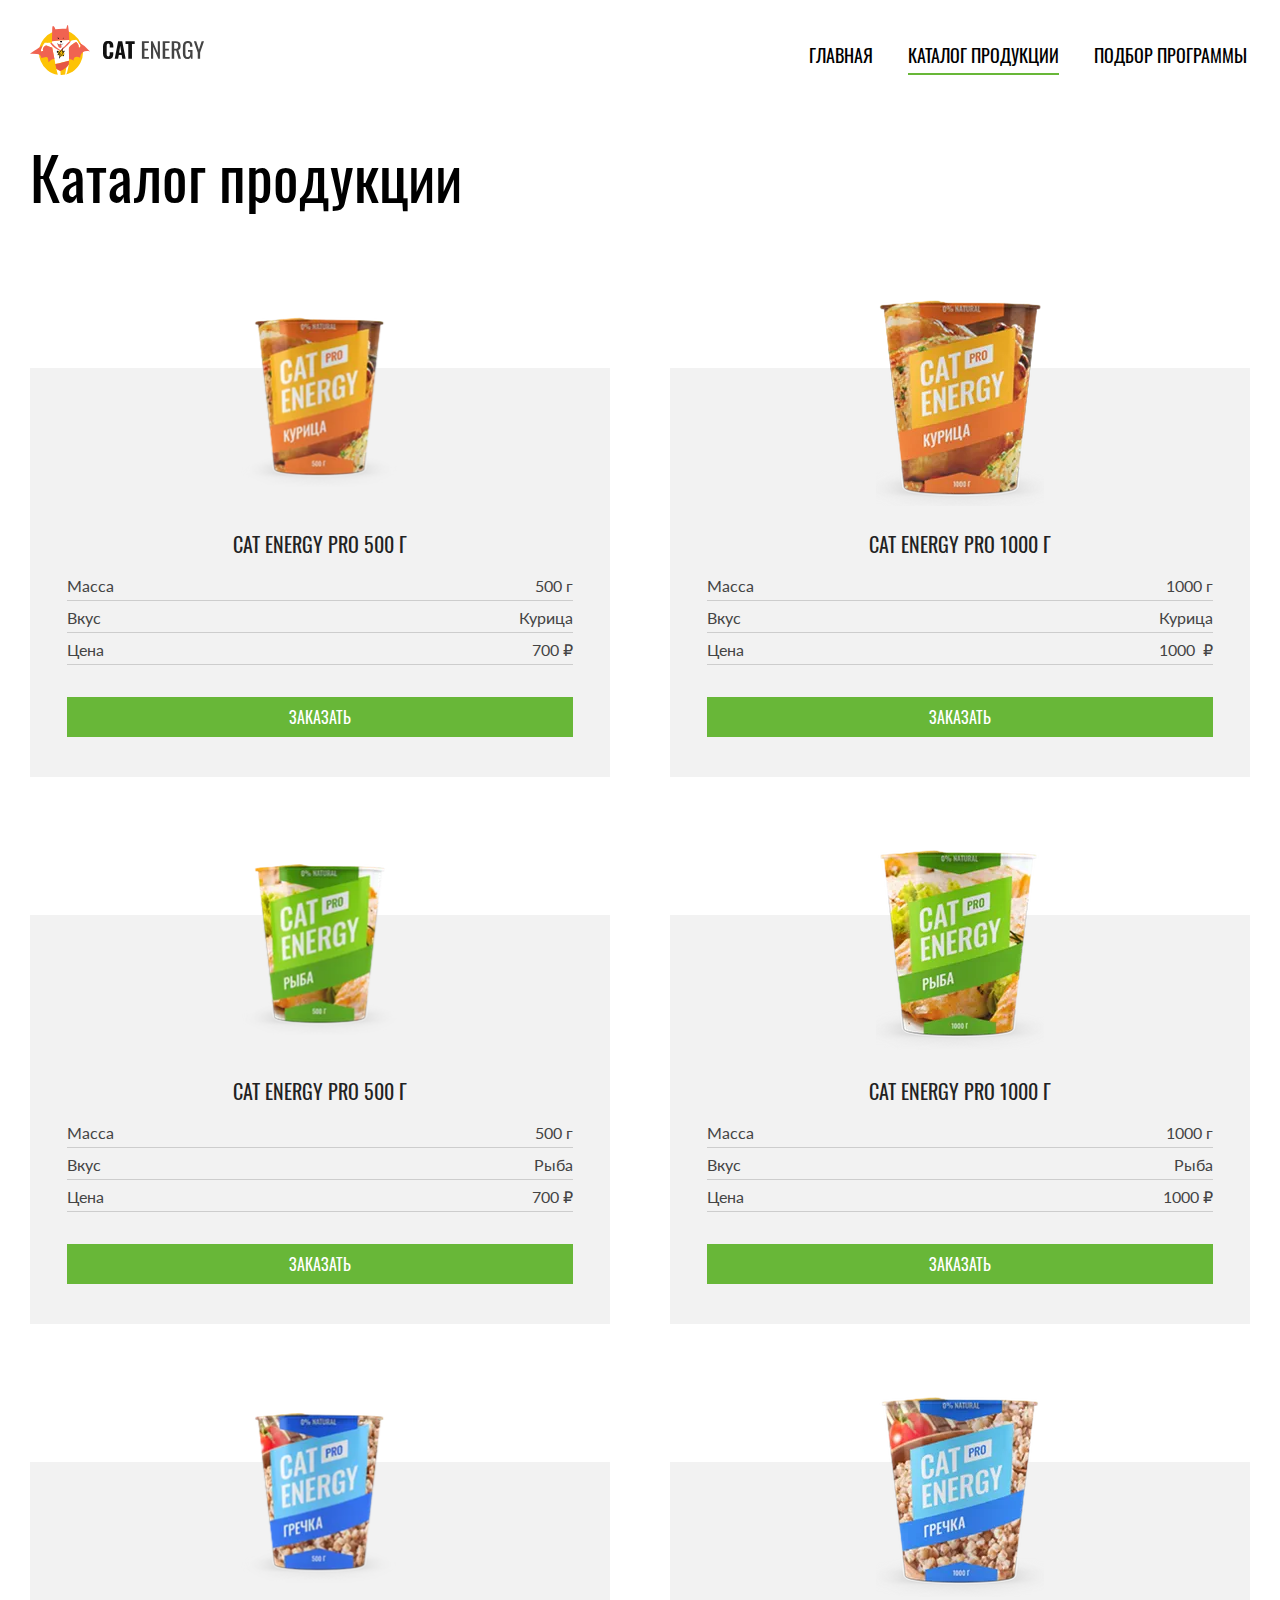
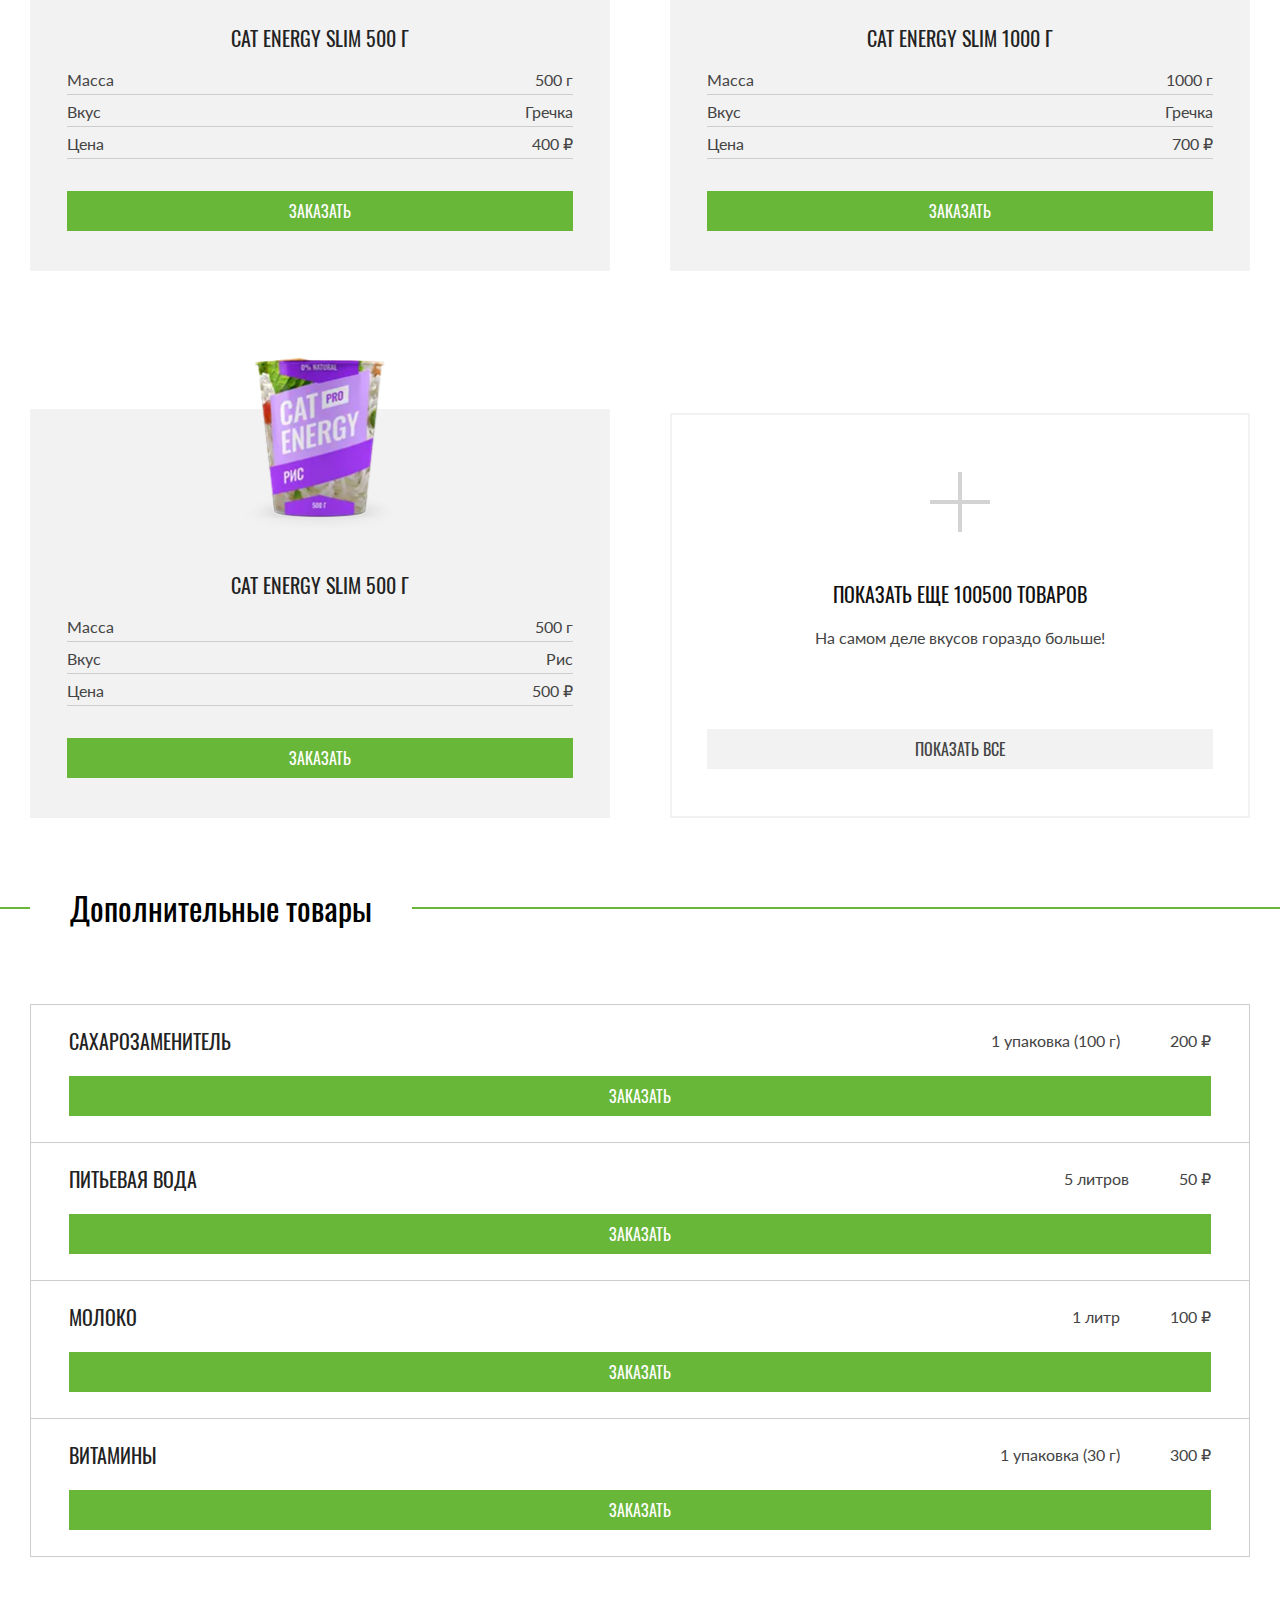
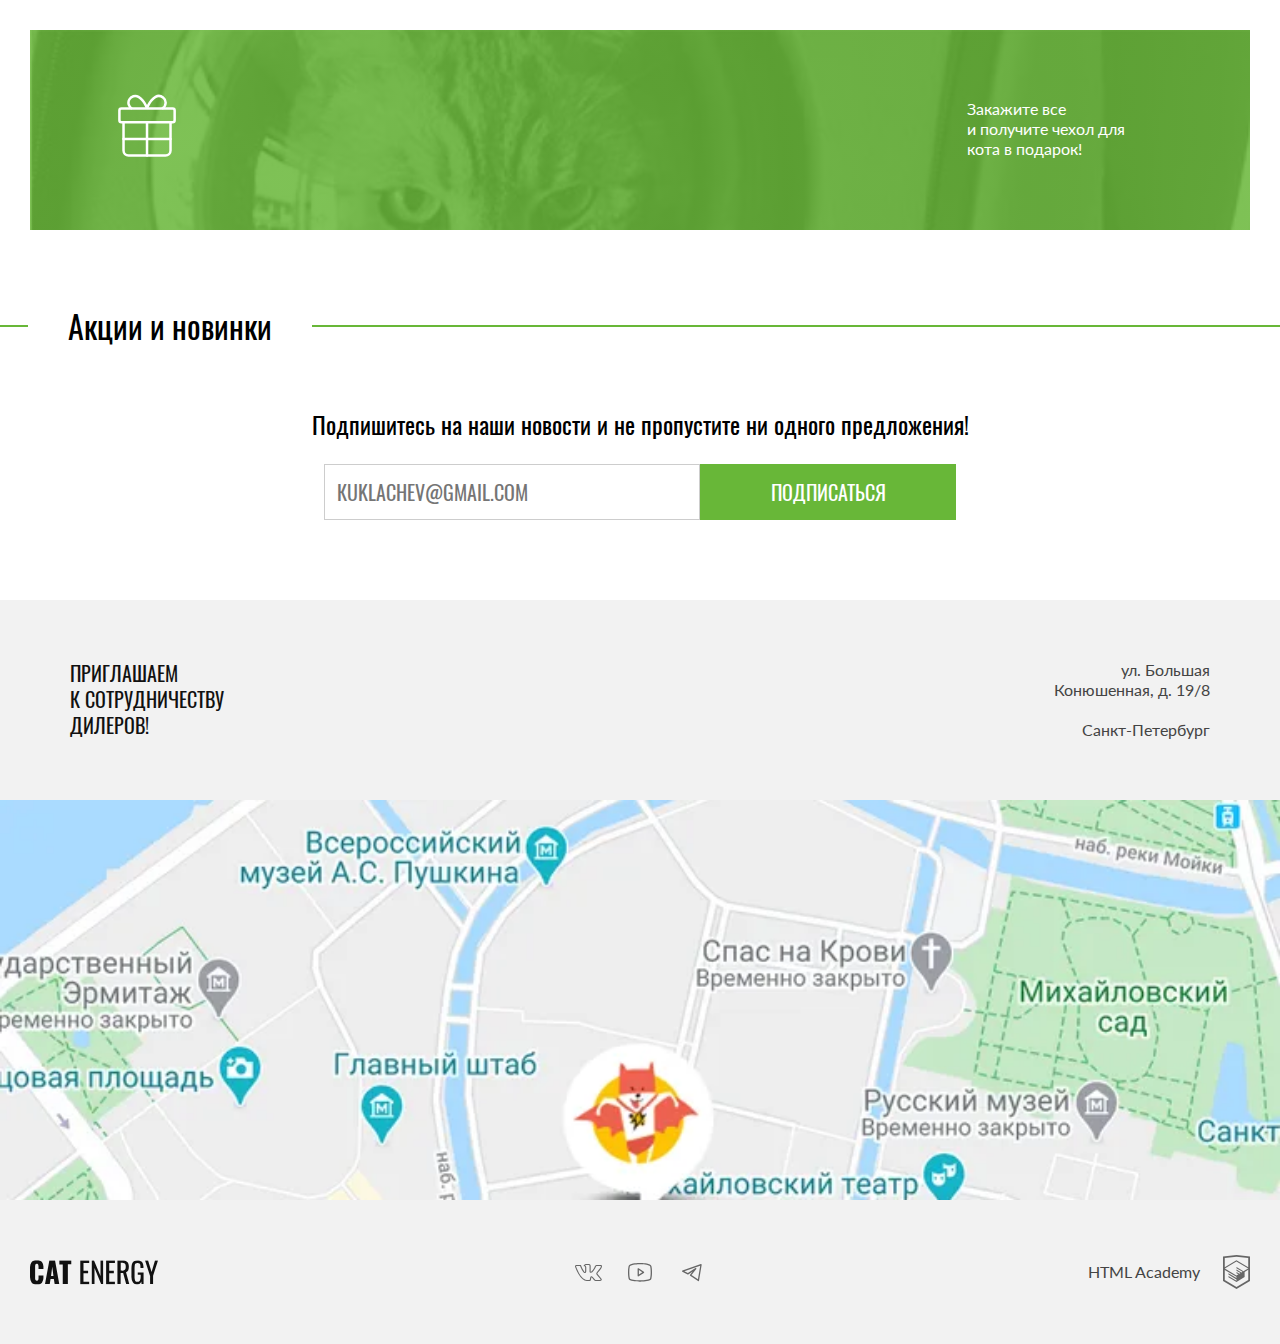
<file: 11/catalog.html>
<!DOCTYPE html><html class="page" lang="ru"><head><meta charset="UTF-8"><title>Кэт энерджи</title><meta name="viewport" content="width=device-width,initial-scale=1"><link rel="icon" href="favicon.ico"><link rel="icon" href="favicons/icon.svg" type="image/svg+xml"><link rel="apple-touch-icon" href="favicons/180.png"><link rel="manifest" href="manifest.webmanifest"><link rel="stylesheet" href="styles/styles.css"><script src="https://api-maps.yandex.ru/2.1/?apikey=5cb297c1-5ade-45cd-bb95-7d4947a8c068&lang=ru_RU" defer="defer"></script><link rel="preload" as="font" href="fonts/lato/Lato-Regular.woff2" type="font/woff2" crossorigin="anonymous"><link rel="preload" as="font" href="fonts/lato/Lato-Regular.woff" type="font/woff" crossorigin="anonymous"><link rel="preload" as="font" href="fonts/oswald/oswaldregular.woff2" type="font/woff2" crossorigin="anonymous"><link rel="preload" as="font" href="fonts/oswald/oswaldregular.woff" type="font/woff" crossorigin="anonymous"><script src="scripts/index.js" defer="defer"></script></head><body class="page__body"><header class="main-header"><div class="main-header__container page-container"><div class="main-header__logo-container"><a class="main-header__logo-link reset-link" href="index.html"><picture><source width="70" height="59" type="image/svg+xml" media="(min-width: 1440px)" srcset="images/logo/logo_desktop.svg"><source width="60" height="50" type="image/svg+xml" media="(min-width: 768px)" srcset="images/logo/logo_tablet.svg"><img class="main-header__logo-image" src="images/logo/logo_mobile.svg" width="33" height="38" alt="Логотип"></picture><picture><source width="118" height="22" type="image/svg+xml" media="(min-width: 1440px)" srcset="images/logo/brand_tablet.svg"><source width="101" height="19" type="image/svg+xml" media="(min-width: 768px)" srcset="images/logo/brand_tablet.svg"><img class="main-header__logo-brand" src="images/logo/brand.svg" width="101" height="21" alt="Бренд"></picture></a></div><nav class="main-nav main-nav--opened main-nav--nojs"><button class="main-nav__toggle" type="button"><span class="visually-hidden">Открыть меню</span></button><ul class="main-nav__list site-list reset-list"><li class="site-list__item"><a class="site-list__link reset-link" href="index.html">Главная</a></li><li class="site-list__item site-list__item--current"><a class="site-list__link reset-link" href="#">Каталог продукции</a></li><li class="site-list__item"><a class="site-list__link reset-link" href="#">Подбор программы</a></li></ul></nav></div></header><main class="main-catalog"><section class="catalog-products"><div class="catalog-products__container page-container"><h1 class="catalog-products__title basic-title">Каталог продукции</h1><h2 class="visually-hidden">Товары</h2><ul class="catalog-products__list reset-list"><li class="catalog-products__item product-card"><div class="product-card__image-container"><a class="product-card__link" href="#"><picture><source width="161" height="172" type="image/webp" media="(min-width: 768px)" srcset="images/products/card_chicken500_tablet@1x.webp, images/products/card_chicken500_tablet@2x.webp 2x"><source width="68" height="86" type="image/webp" srcset="images/products/card_chicken500_mobile@1x.webp, images/products/card_chicken500_mobile@2x.webp 2x"><source width="161" height="172" type="image/png" media="(min-width: 768px)" srcset="images/products/card_chicken500_tablet@1x.png, images/products/card_chicken500_tablet@2x.png 2x"><img class="product-card__image" src="images/products/card_chicken500_mobile@1x.png" srcset="images/products/card_chicken500_mobile@2x.png 2x" width="68" height="86" alt="Продукт Кэт энерджи с курицей 500г"></picture></a></div><div class="product-card__content"><a class="product-card__link-title reset-link" href="#"><h3 class="product-card__title">Cat Energy PRO 500 г</h3></a><dl class="product-card__records"><dt class="product-card__records-desc">Масса</dt><dd class="product-card__records-value">500 г</dd><dt class="product-card__records-desc">Вкус</dt><dd class="product-card__records-value">Курица</dd><dt class="product-card__records-desc">Цена</dt><dd class="product-card__records-value">700 ₽</dd></dl></div><a class="product-card__button button reset-link" href="#">Заказать</a></li><li class="catalog-products__item product-card"><div class="product-card__image-container"><a class="product-card__link" href="#"><picture><source width="172" height="196" type="image/webp" media="(min-width: 1440px)" srcset="images/products/card_chicken1000_desktop@1x.webp, images/products/card_chicken1000_desktop@2x.webp 2x"><source width="168" height="206" type="image/webp" media="(min-width: 768px)" srcset="images/products/card_chicken1000_tablet@1x.webp, images/products/card_chicken1000_tablet@2x.webp 2x"><source width="84" height="100" type="image/webp" srcset="images/products/card_chicken1000_mobile@1x.webp, images/products/card_chicken1000_mobile@2x.webp 2x"><source width="172" height="196" type="image/png" media="(min-width: 1440px)" srcset="images/products/card_chicken1000_desktop@1x.png, images/products/card_chicken1000_desktop@2x.png 2x"><source width="168" height="206" type="image/png" media="(min-width: 768px)" srcset="images/products/card_chicken1000_tablet@1x.png, images/products/card_chicken1000_tablet@2x.png 2x"><img class="product-card__image" src="images/products/card_chicken500_mobile@1x.png" srcset="images/products/card_chicken1000_mobile@2x.png 2x" width="84" height="100" alt="Продукт Кэт энерджи с курицей 1000г"></picture></a></div><div class="product-card__content"><a class="product-card__link-title reset-link" href="#"><h3 class="product-card__title">Cat Energy PRO 1000 г</h3></a><dl class="product-card__records"><dt class="product-card__records-desc">Масса</dt><dd class="product-card__records-value">1000 г</dd><dt class="product-card__records-desc">Вкус</dt><dd class="product-card__records-value">Курица</dd><dt class="product-card__records-desc">Цена</dt><dd class="product-card__records-value">1000 &nbsp;₽</dd></dl></div><a class="product-card__button button reset-link" href="#">Заказать</a></li><li class="catalog-products__item product-card"><div class="product-card__image-container"><a class="product-card__link" href="#"><picture><source width="163" height="174" type="image/webp" media="(min-width: 768px)" srcset="images/products/card_fish500_tablet@1x.webp, images/products/card_fish500_tablet@2x.webp 2x"><source width="68" height="78" type="image/webp" srcset="images/products/card_fish500_mobile@1x.webp, images/products/card_fish500_mobile@2x.webp 2x"><source width="163" height="174" type="image/png" media="(min-width: 768px)" srcset="images/products/card_fish500_tablet@1x.png, images/products/card_fish500_tablet@2x.png 2x"><img class="product-card__image" src="images/products/card_fish500_mobile@1x.png" srcset="images/products/card_fish500_mobile@2x.png 2x" width="68" height="78" alt="Продукт Кэт энерджи с рыбой 500г"></picture></a></div><div class="product-card__content"><a class="product-card__link-title reset-link" href="#"><h3 class="product-card__title">Cat Energy PRO 500 г</h3></a><dl class="product-card__records"><dt class="product-card__records-desc">Масса</dt><dd class="product-card__records-value">500 г</dd><dt class="product-card__records-desc">Вкус</dt><dd class="product-card__records-value">Рыба</dd><dt class="product-card__records-desc">Цена</dt><dd class="product-card__records-value">700 ₽</dd></dl></div><a class="product-card__button button reset-link" href="#">Заказать</a></li><li class="catalog-products__item product-card"><div class="product-card__image-container"><a class="product-card__link" href="#"><picture><source width="172" height="196" type="image/webp" media="(min-width: 1440px)" srcset="images/products/card_fish1000_desktop@1x.webp, images/products/card_fish1000_desktop@2x.webp 2x"><source width="168" height="200" type="image/webp" media="(min-width: 768px)" srcset="images/products/card_fish1000_tablet@1x.webp, images/products/card_fish1000_tablet@2x.webp 2x"><source width="84" height="100" type="image/webp" srcset="images/products/card_fish1000_mobile@1x.webp, images/products/card_fish1000_mobile@2x.webp 2x"><source width="172" height="196" type="image/png" media="(min-width: 1440px)" srcset="images/products/card_fish1000_desktop@1x.png, images/products/card_fish1000_desktop@2x.png 2x"><source width="168" height="200" type="image/png" media="(min-width: 768px)" srcset="images/products/card_fish1000_tablet@1x.png, images/products/card_fish1000_tablet@2x.png 2x"><img class="product-card__image" src="images/products/card_fish1000_mobile@1x.png" srcset="images/products/card_fish1000_mobile@2x.png 2x" width="84" height="100" alt="Продукт Кэт энерджи с рыбой 1000г"></picture></a></div><div class="product-card__content"><a class="product-card__link-title reset-link" href="#"><h3 class="product-card__title">Cat Energy PRO 1000 г</h3></a><dl class="product-card__records"><dt class="product-card__records-desc">Масса</dt><dd class="product-card__records-value">1000 г</dd><dt class="product-card__records-desc">Вкус</dt><dd class="product-card__records-value">Рыба</dd><dt class="product-card__records-desc">Цена</dt><dd class="product-card__records-value">1000 ₽</dd></dl></div><a class="product-card__button button reset-link" href="#">Заказать</a></li><li class="catalog-products__item product-card"><div class="product-card__image-container"><a class="product-card__link" href="#"><picture><source width="161" height="171" type="image/webp" media="(min-width: 768px)" srcset="images/products/card_buckwheat500_tablet@1x.webp, images/products/card_buckwheat500_tablet@2x.webp 2x"><source width="68" height="78" type="image/webp" srcset="images/products/card_buckwheat500_mobile@1x.webp, images/products/card_buckwheat500_mobile@2x.webp 2x"><source width="161" height="171" type="image/png" media="(min-width: 768px)" srcset="images/products/card_buckwheat500_tablet@1x.png, images/products/card_buckwheat500_tablet@2x.png 2x"><img class="product-card__image" src="images/products/card_buckwheat500_mobile@1x.png" srcset="images/products/card_buckwheat500_mobile@2x.png 2x" width="68" height="78" alt="Продукт Кэт энерджи с гречкой 500г"></picture></a></div><div class="product-card__content"><a class="product-card__link-title reset-link" href="#"><h3 class="product-card__title">Cat Energy slim 500 г</h3></a><dl class="product-card__records"><dt class="product-card__records-desc">Масса</dt><dd class="product-card__records-value">500 г</dd><dt class="product-card__records-desc">Вкус</dt><dd class="product-card__records-value">Гречка</dd><dt class="product-card__records-desc">Цена</dt><dd class="product-card__records-value">400 ₽</dd></dl></div><a class="product-card__button button reset-link" href="#">Заказать</a></li><li class="catalog-products__item product-card"><div class="product-card__image-container"><a class="product-card__link" href="#"><picture><source width="172" height="196" type="image/webp" media="(min-width: 1440px)" srcset="images/products/card_buckwheat1000_desktop@1x.webp, images/products/card_buckwheat1000_desktop@2x.webp 2x"><source width="168" height="200" type="image/webp" media="(min-width: 768px)" srcset="images/products/card_buckwheat1000_tablet@1x.webp, images/products/card_buckwheat1000_tablet@2x.webp 2x"><source width="84" height="100" type="image/webp" srcset="images/products/card_buckwheat1000_mobile@1x.webp, images/products/card_buckwheat1000_mobile@2x.webp 2x"><source width="172" height="196" type="image/png" media="(min-width: 1440px)" srcset="images/products/card_buckwheat1000_desktop@1x.png, images/products/card_buckwheat1000_desktop@2x.png 2x"><source width="168" height="200" type="image/png" media="(min-width: 768px)" srcset="images/products/card_buckwheat1000_tablet@1x.png, images/products/card_buckwheat1000_tablet@2x.png 2x"><img class="product-card__image" src="images/products/card_buckwheat1000_mobile@1x.png" srcset="images/products/card_buckwheat1000_mobile@2x.png 2x" width="84" height="100" alt="Продукт Кэт энерджи с гречкой 1000г"></picture></a></div><div class="product-card__content"><a class="product-card__link-title reset-link" href="#"><h3 class="product-card__title">Cat Energy slim 1000 г</h3></a><dl class="product-card__records"><dt class="product-card__records-desc">Масса</dt><dd class="product-card__records-value">1000 г</dd><dt class="product-card__records-desc">Вкус</dt><dd class="product-card__records-value">Гречка</dd><dt class="product-card__records-desc">Цена</dt><dd class="product-card__records-value">700 ₽</dd></dl></div><a class="product-card__button button reset-link" href="#">Заказать</a></li><li class="catalog-products__item product-card"><div class="product-card__image-container"><a class="product-card__link" href="#"><picture><source width="163" height="174" type="image/webp" media="(min-width: 768px)" srcset="images/products/card_rice500_tablet@1x.webp, images/products/card_rice500_tablet@2x.webp 2x"><source width="72" height="84" type="image/webp" srcset="images/products/card_rice500_mobile@1x.webp, images/products/card_rice500_mobile@2x.webp 2x"><source width="163" height="174" type="image/png" media="(min-width: 768px)" srcset="images/products/card_rice500_tablet@1x.png, images/products/card_rice500_tablet@2x.png 2x"><img class="product-card__image" src="images/products/card_rice500_mobile@1x.png" srcset="images/products/card_rice500_mobile@2x.png 2x" width="72" height="84" alt="Продукт Кэт энерджи с рисом 500г"></picture></a></div><div class="product-card__content"><a class="product-card__link-title reset-link" href="#"><h3 class="product-card__title">Cat Energy SLIM 500 г</h3></a><dl class="product-card__records"><dt class="product-card__records-desc">Масса</dt><dd class="product-card__records-value">500 г</dd><dt class="product-card__records-desc">Вкус</dt><dd class="product-card__records-value">Рис</dd><dt class="product-card__records-desc">Цена</dt><dd class="product-card__records-value">500 ₽</dd></dl></div><a class="product-card__button button reset-link" href="#">Заказать</a></li><li class="catalog-products__item product-card product-card--more"><a class="product-card__link reset-link" href="#"><h3 class="product-card__title">Показать еще 100500 товаров</h3></a><p class="product-card__text">На самом деле вкусов гораздо больше!</p><a class="product-card__button button reset-link" href="#">Показать все</a></li></ul></div></section><section class="sub-products"><div class="sub-products__container page-container"><h2 class="sub-products__title secondary-title">Дополнительные товары</h2><div class="sub-products__content"><ul class="sub-products__list reset-list"><li class="sub-products__item sub-product"><a class="sub-product__link reset-link" href="#"><h3 class="sub-product__title">Сахарозаменитель</h3></a><div class="sub-product__text-container"><span class="sub-product__text">1 упаковка (100 г)</span> <span class="sub-product__text">200 ₽</span></div><a class="sub-product__button button reset-link" href="#">Заказать</a></li><li class="sub-products__item sub-product"><a class="sub-product__link reset-link" href="#"><h3 class="sub-product__title">Питьевая вода</h3></a><div class="sub-product__text-container"><span class="sub-product__text">5 литров</span> <span class="sub-product__text">50 ₽</span></div><a class="sub-product__button button reset-link" href="#">Заказать</a></li><li class="sub-products__item sub-product"><a class="sub-product__link reset-link" href="#"><h3 class="sub-product__title">Молоко</h3></a><div class="sub-product__text-container"><span class="sub-product__text">1 литр</span> <span class="sub-product__text">100 ₽</span></div><a class="sub-product__button button reset-link" href="#">Заказать</a></li><li class="sub-products__item sub-product"><a class="sub-product__link reset-link" href="#"><h3 class="sub-product__title">Витамины</h3></a><div class="sub-product__text-container"><span class="sub-product__text">1 упаковка (30 г)</span> <span class="sub-product__text">300 ₽</span></div><a class="sub-product__button button reset-link" href="#">Заказать</a></li></ul><div class="sub-products__promo"><p class="sub-products__promo-text">Закажите все<br class="break">и получите чехол для<br class="break">кота в подарок!</p></div></div></div></section><section class="news"><div class="news__container page-container"><h2 class="news__title secondary-title">Акции и новинки</h2><p class="news__text">Подпишитесь на наши новости и не пропустите ни одного предложения!</p><form class="subscribe-form" action="https://echo.htmlacademy.ru" method="post"><label class="visually-hidden" for="subscribe-email">Введите e-mail</label> <input class="subscribe-form__control" type="email" name="subscribe-email" id="subscribe-email" placeholder="кuklachev@gmail.com" required> <button class="subscribe-form__button button" type="submit">Подписаться</button></form></div></section><section class="invite invite--special"><div class="invite__container page-container"><h2 class="invite__title">Приглашаем<br class="break">к сотрудничеству дилеров!</h2><address class="invite__contacts address"><p class="address__street">ул. Большая Конюшенная, д. 19/8</p><p class="address__city">Санкт-Петербург</p></address></div><div class="map-insert" id="map"></div></section></main><footer class="main-footer"><div class="main-footer__container page-container"><a class="main-footer__logo logo reset-link" href="#"><img class="logo__image" src="images/logo/brand.svg" width="128" height="28" alt="Логотип"></a><ul class="main-footer__socials social-list reset-list"><li class="social-list__item"><a class="social-list__link social-list__link--vk reset-link" href="https://vk.com/htmlacademy"><span class="visually-hidden">ВКонтакте</span></a></li><li class="social-list__item"><a class="social-list__link social-list__link--youtube reset-link" href="https://www.youtube.com/user/htmlacademyru"><span class="visually-hidden">Ютуб</span></a></li><li class="social-list__item"><a class="social-list__link social-list__link--telegram reset-link" href="https://t.me/htmlacademy"><span class="visually-hidden">Телеграм</span></a></li></ul><a class="main-footer__copyright copyright reset-link" href="https://htmlacademy.ru/intensive/adaptive"><span class="copyright__author">HTML Academy</span> <img class="copyright__author-logo logo" src="images/logo/logo_html.svg" width="27" height="34" alt="Логотип html-академии"></a></div></footer></body></html>
</file>
<file: styles/styles.css>
@font-face{font-family:Lato;font-weight:400;font-style:normal;src:url(../fonts/lato/Lato-Regular.woff2)format("woff2");font-display:swap}@font-face{font-family:Oswald;font-weight:400;font-style:normal;src:url(../fonts/oswald/oswaldregular.woff2)format("woff2");font-display:swap}*,:before,:after{box-sizing:border-box}body{color:#444;margin:0;font-family:Lato,Arial,sans-serif;font-size:14px;font-weight:400;line-height:18px}@media (width>=748px){body{font-size:16px;font-weight:400;line-height:24px}}.reset-link{color:#000;text-decoration:none}.reset-list{margin:0;padding:0;list-style-type:none}.basic-title{color:#000;font-family:Oswald,Arial,sans-serif;font-size:36px;font-weight:400;line-height:36px}@media (width>=748px){.basic-title{font-size:60px;font-weight:400;line-height:60px}}@media (width<=425px){.basic-title--accent{line-height:40px}}.secondary-title{color:#000;font-family:Oswald,Arial,sans-serif;font-size:24px;font-weight:400;line-height:24px}@media (width>=748px){.secondary-title{font-size:32px;font-weight:400;line-height:32px}}@media (width>=1440px){.secondary-title{font-size:40px;font-weight:400;line-height:40px}}.button{color:#fff;text-align:center;text-transform:uppercase;background-color:#68b738;border:none;font-family:Oswald,Arial,sans-serif;font-size:16px;font-weight:400;line-height:20px;display:inline-block}.page-container{padding:0 20px}@media (width>=748px){.page-container{padding:0 30px}}@media (width>=1440px){.page-container{padding:0 110px}}.main-header--accent{color:#fff}@media (width>=1440px){.main-header--accent{background:linear-gradient(90deg,#fff 50%,#68b738 50%)}}.site-list__link{color:#000;text-transform:uppercase;font-family:Oswald,Arial,sans-serif;font-size:20px;font-weight:400;line-height:20px}@media (width>=748px){.site-list__link{font-size:18px;font-weight:400;line-height:24px}}@media (width>=1440px){.site-list__link{font-size:20px;font-weight:400;line-height:30px}.hero{background:linear-gradient(90deg,#fff 50%,#68b738 50%)}}@media (width<=425px){.hero{background-image:linear-gradient(#68b738 63%,#fff 63%)}.hero__title{color:#fff}}.hero__text{color:#000;text-transform:uppercase;font-family:Oswald,Arial,sans-serif;font-size:14px;font-weight:400;line-height:14px}@media (width>=748px){.hero__text{font-size:20px;font-weight:400;line-height:20px}}@media (width<=425px){.hero__text{color:#fff}}@media (width>=748px){.hero__button{font-size:20px;font-weight:400;line-height:26px}}.program{background-color:#f2f2f2}.program__title{color:#000;text-transform:uppercase;font-family:Oswald,Arial,sans-serif;font-size:24px;font-weight:400;line-height:37px}@media (width>=748px){.program__title{font-size:36px;font-weight:400;line-height:36px}.program__desc{color:#000}}.program__link{color:#000;text-transform:uppercase;font-family:Oswald,Arial,sans-serif;font-size:16px;font-weight:400;line-height:16px}@media (width>=748px){.program__link{font-size:20px;font-weight:400;line-height:30px}}.example{background-color:#eaeaea}@media (width>=748px){.example{background:linear-gradient(#fff 43%,#eaeaea 43%)}}@media (width>=1440px){.example{background:linear-gradient(#fff 23%,#eaeaea 23%)}}.example__data-desc{font-size:12px;font-weight:400;line-height:12px}@media (width>=748px){.example__data-desc{font-size:14px;font-weight:400;line-height:14px}}.example__data-value{color:#000;font-family:Oswald,Arial,sans-serif;font-size:24px;font-weight:400;line-height:24px}@media (width>=748px){.example__data-value{font-size:30px;font-weight:400;line-height:37px}}.example__data-text{color:#000;font-family:Oswald,Arial,sans-serif;font-size:14px;font-weight:400;line-height:20px}@media (width>=748px){.example__data-text{font-size:20px;font-weight:400;line-height:20px}}.invite__title{color:#111;text-transform:uppercase;font-family:Oswald,Arial,sans-serif;font-size:16px;font-weight:400;line-height:20px}@media (width>=748px){.invite__title{font-size:20px;font-weight:400;line-height:26px}}.address{font-style:normal;line-height:20px}.copyright__author{color:#444;font-family:Lato,Arial,sans-serif;font-size:16px;font-weight:400;line-height:20px}.product-card{font-size:12px;font-weight:400;line-height:16px}@media (width>=748px){.product-card{background:linear-gradient(#fff 16%,#f2f2f2 16%);font-size:16px;font-weight:400;line-height:20px}}.product-card--more{background:#fff}@media (width>=748px){.product-card--more{font-size:16px;font-weight:400;line-height:18px}}.product-card--more .product-card__title{color:#111}.product-card__title{color:#222;text-transform:uppercase;font-family:Oswald,Arial,sans-serif;font-size:16px;font-weight:400;line-height:20px}@media (width>=748px){.product-card__title{font-size:20px;font-weight:400;line-height:24px}}.sub-product__text{font-size:14px;font-weight:400;line-height:14px}@media (width>=748px){.sub-product__text{font-size:16px;font-weight:400;line-height:20px}}.sub-product__title{color:#222;text-transform:uppercase;font-family:Oswald,Arial,sans-serif;font-size:16px;font-weight:400;line-height:16px}@media (width>=748px){.sub-product__title{font-size:20px;font-weight:400;line-height:20px}}.sub-products__promo{color:#fff;background-color:#68b738}.sub-products__promo-text{font-size:16px;font-weight:400;line-height:20px}.news__text{color:#000;font-family:Oswald,Arial,sans-serif;font-size:16px;font-weight:400;line-height:24px}@media (width>=748px){.news__text{font-size:24px;font-weight:400;line-height:32px}}.subscribe-form__control::placeholder{color:#444;text-transform:uppercase;font-family:Oswald,Arial,sans-serif;font-size:20px;font-weight:400;line-height:30px}.subscribe-form__button{font-size:20px;font-weight:400;line-height:26px}.main-footer{background-color:#f2f2f2}
</file>
<file: 10/styles/styles.css>
@font-face{font-family:Lato;font-weight:400;font-style:normal;src:url(../fonts/lato/Lato-Regular.woff2)format("woff2"),url(../fonts/lato/Lato-Regular.woff)format("woff");font-display:swap}@font-face{font-family:Oswald;font-weight:400;font-style:normal;src:url(../fonts/oswald/oswaldregular.woff2)format("woff2"),url(../fonts/oswald/oswaldregular.woff)format("woff");font-display:swap}*,:before,:after{box-sizing:border-box}body{color:#444;min-width:320px;margin:0;font-family:Lato,Arial,sans-serif;font-size:14px;font-weight:400;line-height:18px}@media (width>=768px){body{font-size:16px;font-weight:400;line-height:24px}}.visually-hidden{white-space:nowrap;-webkit-clip-path:inset(100%);clip-path:inset(100%);clip:rect(0 0 0 0);border:0;width:1px;height:1px;margin:-1px;padding:0;position:absolute;overflow:hidden}.reset-link{color:#000;text-decoration:none}.reset-list{margin:0;padding:0;list-style-type:none}.basic-title{color:#000;margin:0;font-family:Oswald,Arial,sans-serif;font-size:36px;font-weight:400;line-height:36px}@media (width>=768px){.basic-title{font-size:60px;font-weight:400;line-height:60px}}@media (width<=320px){.basic-title--accent{line-height:40px}}.secondary-title{color:#000;background-color:#fff;width:-moz-fit-content;width:fit-content;font-family:Oswald,Arial,sans-serif;font-size:24px;font-weight:400;line-height:24px;position:relative;box-shadow:40px 0 #fff,-40px 0 #fff}@media (width>=768px){.secondary-title{font-size:32px;font-weight:400;line-height:32px}}@media (width>=1440px){.secondary-title{font-size:40px;font-weight:400;line-height:40px}}.secondary-title:after{content:"";z-index:-1;background-color:#68b738;width:100vw;height:2px;position:absolute;top:10px;right:0;transform:translateY(-50%);box-shadow:100vw 0 #68b738}@media (width>=768px){.secondary-title:after{top:16px}}@media (width>=1440px){.secondary-title:after{top:20px}}.button{color:#fff;text-align:center;text-transform:uppercase;cursor:pointer;background-color:#68b738;border:none;padding:10px;font-family:Oswald,Arial,sans-serif;font-size:16px;font-weight:400;line-height:20px;display:inline-block}.button:hover,.button:active{background-color:#5eaa2f}.button:active{color:#ffffff4d}.page-container{max-width:1440px;margin:auto}.page{height:100%}.page__body{flex-flow:column;justify-content:flex-start;align-items:stretch;gap:0;min-height:100%;display:flex}.main-header__container{flex-flow:row;justify-content:space-between;align-items:center;gap:65px;padding:13px 20px 14px;display:flex}@media (width>=768px){.main-header__container{padding:25px 30px}}@media (width>=1440px){.main-header__container{padding:55px 110px 0}}@media (width<=767px){.main-header__container:has(.main-nav--nojs){margin-bottom:200px}}@media (width>=1440px){.main-header--accent .site-list__link{color:#fff;background-color:#0000}.main-header--accent .site-list__link:not(:disabled):hover{color:#fff9}.main-header--accent .site-list__link:not(:disabled):active{color:#ffffff4d}.main-header--accent .site-list__link:disabled{color:#ffffff1a}.main-header--accent .site-list__item--current:after{background-color:#fff}}.main-header__logo-container{flex-flow:row;justify-content:space-between;align-items:center;gap:56px;display:flex}@media (width>=768px){.main-header__logo-container{gap:13px}}.main-header__logo-image:not(:disabled):hover,.main-header__logo-brand:not(:disabled):hover{opacity:.8}.main-header__logo-image:not(:disabled):active,.main-header__logo-brand:not(:disabled):active{opacity:.6}.main-header__logo-image:disabled,.main-header__logo-brand:disabled{opacity:.3}@media (width>=768px){.main-nav{max-width:460px}}@media (width>=1440px){.main-nav{max-width:610px}}.main-nav--closed .main-nav__toggle:before{content:"";background-color:#000;width:24px;height:2px;position:absolute;top:4px;left:0;box-shadow:0 8px #000,0 16px #000}.main-nav--closed .main-nav__toggle:active:before{background-color:#ffffff4d;box-shadow:0 8px #ffffff4d,0 16px #ffffff4d}@media (width<=767px){.main-nav--closed .main-nav__list{display:none}}.main-nav--opened .main-nav__toggle:before,.main-nav--opened .main-nav__toggle:after{content:"";background-color:#000;width:25px;height:2px;position:absolute;top:50%;left:0;transform:translateY(-100%)}.main-nav--opened .main-nav__toggle:before{transform:rotate(45deg)}.main-nav--opened .main-nav__toggle:after{transform:rotate(-45deg)}.main-nav--opened .main-nav__toggle:active:before,.main-nav--opened .main-nav__toggle:active:after{background-color:#ffffff4d}@media (width<=767px){.main-nav--opened .main-nav__list{display:block}}.main-nav--nojs .main-nav__toggle{display:none}.main-nav__toggle{background-color:#fff;border:none;width:24px;height:24px;padding:0;position:relative}@media (width>=768px){.main-nav__toggle{display:none}}.main-nav__list{z-index:1;position:absolute;top:65px;left:0}@media (width>=768px){.main-nav__list{position:static}}.site-list{border-bottom:1px solid #eaeaea;width:100%}@media (width>=768px){.site-list{border:none;flex-flow:wrap;justify-content:flex-end;align-items:center;gap:1px;display:flex}}.site-list__link{color:#000;text-transform:uppercase;text-align:center;background-color:#fff;border-top:1px solid #eaeaea;padding:22px 16px 23.5px;font-family:Oswald,Arial,sans-serif;font-size:20px;font-weight:400;line-height:20px;display:block}@media (width>=768px){.site-list__link{font-size:18px;font-weight:400;line-height:24px}}@media (width>=1440px){.site-list__link{font-size:20px;font-weight:400;line-height:30px}}@media (width>=768px){.site-list__link{padding:14px 17px 10px}}@media (width>=1440px){.site-list__link{padding:15px 17px 10px}}@media (width>=768px){.site-list__link{border:none}}.site-list__link:not(:disabled):hover{color:#0009}.site-list__link:not(:disabled):active{color:#0000004d}.site-list__link:disabled{color:#0000001a}@media (width>=768px){.site-list__item:last-child .site-list__link{padding-right:3px}}@media (width>=1440px){.site-list__item:last-child .site-list__link{padding-right:0}}@media (width>=768px){.site-list__item--current{position:relative}.site-list__item--current:after{content:"";background-color:#68b738;height:2px;position:absolute;bottom:2px;left:17px;right:17px}}@media (width>=1440px){.site-list__item--current:after{bottom:4px}}.main-index,.main-catalog{flex-grow:1}.hero{text-align:center;position:relative}@media (width<=767px){.hero{background-image:linear-gradient(90deg,#6ca448 calc(50% - 160px) calc(50% + 160px));background-position:0 0;background-repeat:no-repeat;background-size:100% 63%}}@media (width>=1440px){.hero:before{content:"";z-index:-1;background-image:-webkit-linear-gradient(90deg,#68b738d9 1030px,#6ca448 1030px),-webkit-image-set(url(../images/background/hero_background_desktop@1x.webp) 1x type("image/webp"),url(../images/background/hero_background_desktop@2x.webp) 2x type("image/webp"),url(../images/background/hero_background_desktop@1x.jpg) 1x type("image/jpeg"),url(../images/background/hero_background_desktop@2x.jpg) 2x type("image/jpeg"));background-image:linear-gradient(90deg,#68b738d9 1030px,#6ca448 1030px),image-set("../images/background/hero_background_desktop@1x.webp" 1x type("image/webp"),"../images/background/hero_background_desktop@2x.webp" 2x type("image/webp"),"../images/background/hero_background_desktop@1x.jpg" 1x type("image/jpeg"),"../images/background/hero_background_desktop@2x.jpg" 2x type("image/jpeg"));background-position:0 0;background-repeat:no-repeat;background-size:cover,1030px 100%;width:50%;height:694px;position:absolute;top:-114px;bottom:0;left:50%;box-shadow:0 -694px #6ca448}}.hero__container{flex-flow:column;justify-content:space-between;align-items:stretch;gap:0;padding:27px 20px 0;display:flex;position:relative}@media (width>=768px){.hero__container{padding:40px 230px 0 120px}}@media (width>=1440px){.hero__container{padding:110px 414px 52px 190px}}@media (width<=767px){.hero__container{background-image:-webkit-linear-gradient(#68b738d9 63%,#fff 63%),-webkit-image-set(url(../images/background/hero_background_mobile@1x.webp) 1x type("image/webp"),url(../images/background/hero_background_mobile@2x.webp) 2x type("image/webp"),url(../images/background/hero_background_mobile@1x.jpg) 1x type("image/jpeg"),url(../images/background/hero_background_mobile@2x.jpg) 2x type("image/jpeg"));background-image:linear-gradient(#68b738d9 63%,#fff 63%),image-set("../images/background/hero_background_mobile@1x.webp" 1x type("image/webp"),"../images/background/hero_background_mobile@2x.webp" 2x type("image/webp"),"../images/background/hero_background_mobile@1x.jpg" 1x type("image/jpeg"),"../images/background/hero_background_mobile@2x.jpg" 2x type("image/jpeg"));background-position:50%,top;background-repeat:no-repeat;background-size:320px 100%,320px 63%}}@media (width>=768px){.hero__container{justify-content:flex-start;align-items:flex-start;min-height:850px}}@media (width>=1440px){.hero__container{min-height:580px}}.hero__title{margin:0 0 25px}@media (width>=768px){.hero__title{margin:0 0 40px}}@media (width>=1440px){.hero__title{margin:0 350px 40px 0}}@media (width<=767px){.hero__title{color:#fff}}@media (width>=768px){.hero__title{text-align:left}}.hero__text{color:#000;text-transform:uppercase;margin:0 0 29px;font-family:Oswald,Arial,sans-serif;font-size:14px;font-weight:400;line-height:14px}@media (width>=768px){.hero__text{margin:0 0 50px;font-size:20px;font-weight:400;line-height:20px}}@media (width>=1440px){.hero__text{margin:0 0 52px}}@media (width<=767px){.hero__text{color:#fff}}@media (width>=768px){.hero__image{position:absolute;top:240px;left:30px}}@media (width>=1440px){.hero__image{top:29px;left:557px}}.hero__button{z-index:1}@media (width>=768px){.hero__button{padding:14px 26px;font-size:20px;font-weight:400;line-height:26px}}.programs__container{padding:20px}@media (width>=768px){.programs__container{padding:0 30px 45px}}@media (width>=1440px){.programs__container{padding:82px 110px 71px}.programs__list{grid-gap:40px 80px;grid-template-columns:1fr 1fr;display:grid}}.programs__item:not(:last-child){margin-bottom:20px}@media (width>=768px){.programs__item:not(:last-child){margin:0 0 30px}}@media (width>=1440px){.programs__item:not(:last-child){margin:0}}.program{background-color:#f2f2f2;padding:30px 33px 18px 20px;position:relative}@media (width>=768px){.program{padding:77px 315px 53px 53px}}@media (width>=1440px){.program{padding:77px 61px 55px 52px}}@media (width<=320px){.program:after{content:"";background-color:#d9d9d9;height:1px;position:absolute;bottom:57px;left:20px;right:20px}}.program--slim{background-image:url(../icons/stack.svg#cat_slim);background-position:20px 21px;background-repeat:no-repeat;background-size:50px 53px}@media (width>=768px){.program--slim{background-image:url(../icons/stack.svg#cat_slim);background-position:right 63px top 81px;background-repeat:no-repeat;background-size:200px 211px}}@media (width>=1440px){.program--slim{background-image:url(../icons/stack.svg#cat_slim);background-position:52px 41px;background-repeat:no-repeat;background-size:100px 106px}}.program--pro{background-image:url(../icons/stack.svg#cat_pro);background-position:13px 24px;background-repeat:no-repeat;background-size:67px 50px}@media (width>=768px){.program--pro{background-image:url(../icons/stack.svg#cat_pro);background-position:right 30px top 91px;background-repeat:no-repeat;background-size:268px 200px}}@media (width>=1440px){.program--pro{background-image:url(../icons/stack.svg#cat_pro);background-position:33px 47px;background-repeat:no-repeat;background-size:134px 100px}}.program__title{color:#000;text-transform:uppercase;margin:0 0 29px;padding-left:70px;font-family:Oswald,Arial,sans-serif;font-size:24px;font-weight:400;line-height:37px}@media (width>=768px){.program__title{padding:0;font-size:36px;font-weight:400;line-height:36px}}@media (width>=1440px){.program__title{padding:0 0 0 160px}}@media (width>=768px){.program__title{margin:0 0 24px}}@media (width>=1440px){.program__title{margin:0 0 73px}}.program__desc{margin-bottom:38px}@media (width>=768px){.program__desc{margin:0 0 48px}}@media (width>=1440px){.program__desc{margin:0 0 23px}}@media (width>=768px){.program__desc{color:#000}}.program__link{color:#000;text-transform:uppercase;background-image:url(../icons/stack.svg#icon_arrow);background-position:right 8px center;background-repeat:no-repeat;background-size:24px 12px;padding:4px 47px 4px 0;font-family:Oswald,Arial,sans-serif;font-size:16px;font-weight:400;line-height:16px;display:inline-block}@media (width>=768px){.program__link{padding-right:57px;font-size:20px;font-weight:400;line-height:30px}}@media (width>=1440px){.program__link{padding-right:60px}}.program__link:hover,.program__link:active{background-position:100%;background-size:32px 13px}.program__link:active{opacity:.3}.benefits__container{padding:0 20px 49px}@media (width>=768px){.benefits__container{padding:0 109px 104px 30px}}@media (width>=1440px){.benefits__container{padding:0 110px 69px}}.benefits__title{margin-bottom:40px}@media (width>=768px){.benefits__title{margin-bottom:72px}}.benefits__list{counter-reset:benefit 0;flex-flow:column wrap;justify-content:space-between;align-items:start;gap:20px;display:flex}@media (width>=768px){.benefits__list{grid-gap:135px;grid-template-columns:repeat(2,1fr);display:grid}}@media (width>=1440px){.benefits__list{grid-gap:40px 75px;grid-template-columns:repeat(4,1fr);display:grid}}.benefit{grid-gap:20px;counter-increment:benefit 1;grid-template-columns:60px 1fr;display:grid;position:relative}@media (width>=768px){.benefit{grid-gap:30px;grid-template-columns:250px;display:grid}}.benefit:before{content:"";background-color:#68b738;width:60px;height:60px;display:block}@media (width>=768px){.benefit:before{width:80px;height:80px}.benefit:after{color:#f2f2f2;content:counter(benefit);z-index:-1;font-family:Oswald,Arial,sans-serif;font-size:280px;font-weight:400;line-height:280px;position:absolute;top:-40px;bottom:-57px;right:5px}.benefit--healthy:after{right:25px}}.benefit--healthy:before{background-image:url(../icons/stack.svg#icon_leaf);background-position:50%;background-repeat:no-repeat;background-size:30px 32px}.benefit--easy:before{background-image:url(../icons/stack.svg#icon_water);background-position:50%;background-repeat:no-repeat;background-size:26px 29px}.benefit--regularly:before{background-image:url(../icons/stack.svg#icon_eat);background-position:50%;background-repeat:no-repeat;background-size:25px 30px}.benefit--fast:before{background-image:url(../icons/stack.svg#icon_timer);background-position:50%;background-repeat:no-repeat;background-size:26px 32px}.benefit__desc{margin:0}@media (width<=767px){.benefit__desc{padding-top:2px}.benefit__desc .break{display:none}}.example{background-color:#eaeaea}@media (width>=768px){.example{background:linear-gradient(#fff 57.3%,#eaeaea 57.3%)}}@media (width>=1440px){.example{background:linear-gradient(#fff 29.5%,#f2f2f2 29.5%)}}.example__container{padding:25px 20px 40px}@media (width>=768px){.example__container{padding:45px 30px 101px}}@media (width>=1440px){.example__container{grid-gap:10px 224px;grid-template-columns:1fr 560px;padding:58px 110px 75px;display:grid}}@media (width>=768px){.example__container{border-top:1px solid #e6e6e6}}@media (width>=1440px){.example__container{border-top:none}}.example__content{margin-bottom:20px}@media (width>=768px){.example__content{margin:0 0 104px}}@media (width>=1440px){.example__content{margin:0}}.example__title{margin:0 0 40px}@media (width>=768px){.example__title{margin:0 0 60px}}@media (width>=1440px){.example__title{margin:0 0 146px}}.example__desc{margin:0 0 20px}@media (width>=768px){.example__desc{margin:0 0 55px}}@media (width>=1440px){.example__desc{margin:0 0 69px}}.example__desc .break{display:none}@media (width>=1440px){.example__desc .break{display:block}}.example__data-container{flex-flow:column wrap;justify-content:space-between;align-items:center;gap:34px;display:flex}@media (width>=768px){.example__data-container{flex-flow:wrap;justify-content:space-between;align-items:center;gap:100px;display:flex}}@media (width>=1440px){.example__data-container{flex-flow:column wrap;justify-content:center;align-items:flex-start;gap:60px;display:flex}}.example__data-list{grid-gap:32px;text-align:center;grid-template-columns:repeat(2,124px);display:grid}@media (width>=768px){.example__data-list{grid-gap:42px;grid-template-columns:repeat(2,162px);display:grid}}@media (width<=767px){.example__data-list{align-self:stretch}}.example__data-item{border:1px solid #cdcdcd;border-radius:3px;padding:13px 14px;position:relative}@media (width>=768px){.example__data-item{padding:15px 15px 18px}}.example__data-desc{background-color:#eaeaea;padding:0 16px;font-size:12px;font-weight:400;line-height:12px;position:absolute;bottom:-14px;left:50%;transform:translate(-50%)}@media (width>=768px){.example__data-desc{background:#fff;font-size:14px;font-weight:400;line-height:14px}}@media (width>=1440px){.example__data-desc{background:#f2f2f2}}@media (width>=768px){.example__data-desc{white-space:nowrap;padding:0 8px;bottom:-5px}}.example__data-value{color:#000;font-family:Oswald,Arial,sans-serif;font-size:24px;font-weight:400;line-height:24px;display:inline-block}@media (width>=768px){.example__data-value{font-size:30px;font-weight:400;line-height:37px}.example__text-container{flex-flow:column wrap;justify-content:flex-end;align-items:flex-end;gap:9px;display:flex}}@media (width>=1440px){.example__text-container{flex-flow:wrap;justify-content:flex-start;align-items:center;gap:67px;display:flex}}.example__text{color:#000;text-transform:uppercase;margin:0;font-family:Oswald,Arial,sans-serif;font-size:14px;font-weight:400;line-height:20px;display:inline-block}@media (width>=768px){.example__text{font-size:20px;font-weight:400;line-height:20px}}.slider{position:relative}@media (width>=768px){.slider{width:100%}.slider:before{content:"";width:100%;height:100%;position:absolute;left:0}}@media (width>=1440px){.slider{background-color:#0000;padding:0}.slider:before{display:none}}.slider__container{width:280px;height:256px;margin:0 auto;position:relative}@media (width>=768px){.slider__container{width:560px;height:512px}}.slider__images{width:100%;height:100%;display:flex}.slider__image--after{width:100%;height:100%;position:absolute}.slider__before{-webkit-clip-path:inset(0 50% 0 0);clip-path:inset(0 50% 0 0);display:block}.slider__after{-webkit-clip-path:inset(0 0 0 50%);clip-path:inset(0 0 0 50%);display:block}.slider__input{width:100%;height:100%;position:absolute;top:0;left:0}.slider__button{cursor:pointer;background-color:#fff;border:2px solid #666;border-radius:50%;width:40px;height:40px;position:absolute;top:50%;left:50%;translate:-50% -50%}.slider__button:before{content:"";background-color:#666;width:24px;height:18px;position:absolute;top:50%;left:50%;translate:-50% -50%;-webkit-mask-image:url(../icons/stack.svg#slider_button);mask-image:url(../icons/stack.svg#slider_button);-webkit-mask-position:50%;mask-position:50%;-webkit-mask-repeat:no-repeat;mask-repeat:no-repeat}.slider__button:after{content:"";background-color:#666;width:4px;height:108px;position:absolute;top:-108px;left:50%;translate:-50%;box-shadow:0 144px #666}.slider__button:hover{border-color:#68b738}.slider__button:hover:before{background-color:#68b738}.slider__button:hover:after{background-color:#68b738;box-shadow:0 144px #68b738}.slider__button:active{border-color:#5eaa2f99}.slider__button:active:before{background-color:#5eaa2f99}.slider__button:active:after{background-color:#5eaa2f99;box-shadow:0 144px #5eaa2f99}@media (width>=768px){.slider__button:after{height:236px;top:-236px;box-shadow:0 274px #666}.slider__button:hover:after{box-shadow:0 274px #68b738}.slider__button:active:after{box-shadow:0 274px #5eaa2f99}}.invite{background-color:#fff;position:relative}.invite--special{background-color:#f2f2f2}@media (width>=1440px){.invite--special{background:#fff}}.invite__container{grid-gap:0;grid-template-columns:140px 1fr 140px;padding:26px 20px;display:grid}@media (width>=768px){.invite__container{grid-gap:0;grid-template-columns:163px 1fr 157px;padding:60px 70px;display:grid}}@media (width>=1440px){.invite__container{z-index:1;background-color:#fff;width:565px;padding:61px 78px;position:absolute;top:95px;right:calc(50% + 45px)}}.invite__title{color:#111;text-transform:uppercase;margin:0;font-family:Oswald,Arial,sans-serif;font-size:16px;font-weight:400;line-height:20px}@media (width>=768px){.invite__title{font-size:20px;font-weight:400;line-height:26px}}.invite__contacts{grid-column:3}.map-insert{background-color:#f2f2f2;background-image:-webkit-image-set(url(../images/map/map_mobile@1x.jpg) 1x,url(../images/map/map_mobile@2x.jpg) 2x);background-image:image-set("../images/map/map_mobile@1x.jpg" 1x,"../images/map/map_mobile@2x.jpg" 2x);background-position:0 0;background-repeat:no-repeat;background-size:cover;width:100%;height:362px}@media (width>=768px){.map-insert{background-image:-webkit-image-set(url(../images/map/map_tablet@1x.jpg) 1x,url(../images/map/map_tablet@2x.jpg) 2x);background-image:image-set("../images/map/map_tablet@1x.jpg" 1x,"../images/map/map_tablet@2x.jpg" 2x);background-position:0 0;background-repeat:no-repeat;background-size:cover}}@media (width>=1440px){.map-insert{background-image:-webkit-image-set(url(../images/map/map_desktop@1x.jpg) 1x,url(../images/map/map_desktop@2x.jpg) 2x);background-image:image-set("../images/map/map_desktop@1x.jpg" 1x,"../images/map/map_desktop@2x.jpg" 2x);background-position:0 0;background-repeat:no-repeat;background-size:cover}}@media (width>=768px){.map-insert{height:400px}}@supports (background-image:image-set(url("../../images/map/map_mobile@1x.webp") 1x)){.map-insert{background-image:-webkit-image-set(url(../images/map/map_mobile@1x.webp) 1x,url(../images/map/map_mobile@2x.webp) 2x);background-image:image-set("../images/map/map_mobile@1x.webp" 1x,"../images/map/map_mobile@2x.webp" 2x);background-position:0 0;background-repeat:no-repeat;background-size:cover}@media (width>=768px){.map-insert{background-image:-webkit-image-set(url(../images/map/map_tablet@1x.webp) 1x,url(../images/map/map_tablet@2x.webp) 2x);background-image:image-set("../images/map/map_tablet@1x.webp" 1x,"../images/map/map_tablet@2x.webp" 2x);background-position:0 0;background-repeat:no-repeat;background-size:cover}}@media (width>=1440px){.map-insert{background-image:-webkit-image-set(url(../images/map/map_desktop@1x.webp) 1x,url(../images/map/map_desktop@2x.webp) 2x);background-image:image-set("../images/map/map_desktop@1x.webp" 1x,"../images/map/map_desktop@2x.webp" 2x);background-position:0 0;background-repeat:no-repeat;background-size:cover}}}.address{font-style:normal;line-height:20px}.address__city,.address__street{margin:0}@media (width>=768px){.address__city,.address__street{text-align:right}}@media (width>=1440px){.address__city,.address__street{text-align:left}}@media (width>=768px){.address__street{margin-bottom:20px}}.copyright{flex-flow:row;justify-content:space-between;align-items:center;gap:23px;display:flex}@media (width<=767px){.copyright{align-self:stretch}}.copyright__author{color:#444;font-family:Lato,Arial,sans-serif;font-size:16px;font-weight:400;line-height:20px}.product-card{grid-gap:0;grid-template-columns:1fr 1fr;font-size:12px;font-weight:400;line-height:16px;display:grid;position:relative}@media (width>=768px){.product-card{background:linear-gradient(#fff 16%,#f2f2f2 16%);flex-flow:column;justify-content:space-between;align-items:center;gap:0;font-size:16px;font-weight:400;line-height:20px;display:flex}}@media (width<=320px){.product-card:before{content:"";background-color:#ebebeb;height:1px;position:absolute;top:0;left:-20px;right:-20px}}.product-card--more{background:#fff;flex-flow:column;justify-content:center;align-items:center;gap:0;display:flex;position:relative}@media (width>=768px){.product-card--more{font-size:16px;font-weight:400;line-height:18px}}@media (width<=320px){.product-card--more:after{content:"";background-color:#ebebeb;height:1px;position:absolute;bottom:0;left:-20px;right:-20px}}@media (width>=768px){.product-card--more{box-shadow:inset 0 82px #fff,inset 0 84px #f2f2f2,inset 0 0 0 2px #f2f2f2}}.product-card--more .product-card__link:before{content:"";background-image:url(../icons/stack.svg#plus);background-position:50%;background-repeat:no-repeat;background-size:30px 30px;width:30px;height:30px;margin-bottom:23px}@media (width>=768px){.product-card--more .product-card__link:before{background-image:url(../icons/stack.svg#plus);background-position:50%;background-repeat:no-repeat;background-size:60px 60px;width:60px;height:60px;margin:50px 0}}@media (width>=1440px){.product-card--more .product-card__link:before{margin-bottom:40px}}.product-card--more .product-card__title{color:#111;margin:0 0 8px}@media (width>=768px){.product-card--more .product-card__title{margin:0 47px 23px}}@media (width>=1440px){.product-card--more .product-card__title{margin:0 0 26px}}.product-card--more .product-card__text{text-align:center;margin:0 0 21px}@media (width>=768px){.product-card--more .product-card__text{margin:0 40px 82px}}@media (width>=1440px){.product-card--more .product-card__text{margin:0 0 90px}}.product-card--more .product-card__button{color:#444;background-color:#f2f2f2}.product-card--more .product-card__button:not(:disabled):hover,.product-card--more .product-card__button:not(:disabled):active{color:#444;background-color:#ebebeb}.product-card--more .product-card__button:disabled{opacity:.3}.product-card__image-container{flex-flow:column;justify-content:center;align-items:center;gap:0;margin-bottom:17px;display:flex}@media (width>=768px){.product-card__image-container{width:200px;height:210px;margin-bottom:22px}}@media (width>=1440px){.product-card__image-container{width:169px;margin-bottom:12px}}.product-card__link{flex-flow:column;justify-content:center;align-items:center;gap:0;display:flex}.product-card__link:not(:disabled):hover,.product-card__link-title:not(:disabled):hover{opacity:.8}.product-card__link:not(:disabled):active,.product-card__link-title:not(:disabled):active{opacity:.6}.product-card__link:disabled,.product-card__link-title:disabled{opacity:.3}.product-card__title{color:#222;text-transform:uppercase;margin:0 65px 16px 0;font-family:Oswald,Arial,sans-serif;font-size:16px;font-weight:400;line-height:20px}@media (width>=768px){.product-card__title{margin:0 57px 20px;font-size:20px;font-weight:400;line-height:24px}}@media (width>=1440px){.product-card__title{margin:0 14px 23.5px}}@media (width>=768px){.product-card__title{text-align:center}}.product-card__content{width:100%;margin:0 0 21px}@media (width>=768px){.product-card__content{margin:0 0 32px}}.product-card__records{grid-gap:0;grid-template-columns:1fr 1fr;display:grid}@media (width>=768px){.product-card__records{align-self:stretch}}.product-card__records-desc{text-align:left}@media (width>=768px){.product-card__records-desc{border-bottom:1px solid #cdcdcd;padding:7px 0 4px}}@media (width>=1440px){.product-card__records-desc{padding:6px 0 5px}}.product-card__records-value{text-align:right;margin:0;padding:0}@media (width>=768px){.product-card__records-value{border-bottom:1px solid #cdcdcd;padding:7px 0 4px}}@media (width>=1440px){.product-card__records-value{padding:6px 0 5px}}@media (width>=768px){.product-card__records-value:first-of-type,.product-card__records-desc:first-of-type{padding-top:0}}@media (width>=1440px){.product-card__records-value:last-of-type,.product-card__records-desc:last-of-type{padding-bottom:10.5px}}.product-card__button{grid-column:1/-1;align-self:stretch}.catalog-products__container{padding:27px 20px 25px}@media (width>=768px){.catalog-products__container{padding:40px 30px 74px}}@media (width>=1440px){.catalog-products__container{padding:74px 110px 70px}}@media (width<=767px){.catalog-products__container{border-top:1px solid #d9d9d9}}.catalog-products__title{margin-bottom:41px}@media (width>=768px){.catalog-products__title{margin-bottom:84px}.catalog-products__list{grid-gap:60px;grid-template-columns:repeat(2,1fr);display:grid}}@media (width>=1440px){.catalog-products__list{grid-gap:63px 80px;grid-template-columns:repeat(4,245px);display:grid}}.catalog-products__item{padding:20px 0 24px}@media (width>=768px){.catalog-products__item{padding:10px 37px 40px}}.catalog-products__item.product-card--more{padding:25px 0}@media (width>=768px){.catalog-products__item.product-card--more{padding:82px 37px 40px}}.sub-product{flex-flow:column;justify-content:space-between;align-items:stretch;gap:13px;display:flex}@media (width>=768px){.sub-product{grid-gap:25px 100px;grid-template-columns:1fr 1fr;display:grid}}@media (width>=1440px){.sub-product{grid-gap:40px;grid-template-columns:1fr 285px 244px;display:grid}}.sub-product__text-container{flex-flow:row;justify-content:space-between;align-items:center;gap:20px;display:flex}@media (width>=768px){.sub-product__text-container{flex-flow:row;justify-content:flex-end;align-items:flex-end;gap:50px;display:flex}}@media (width>=1440px){.sub-product__text-container{flex-flow:row;justify-content:space-between;align-items:center;gap:112px;display:flex}}.sub-product__text{font-size:14px;font-weight:400;line-height:14px}@media (width>=768px){.sub-product__text{font-size:16px;font-weight:400;line-height:20px}}.sub-product__link{flex-flow:row;justify-content:flex-start;align-items:center;gap:0;display:flex}.sub-product__link:not(:disabled):hover{opacity:.8}.sub-product__link:not(:disabled):active{opacity:.6}.sub-product__link:disabled{opacity:.3}.sub-product__title{color:#222;text-transform:uppercase;margin:0;font-family:Oswald,Arial,sans-serif;font-size:16px;font-weight:400;line-height:16px}@media (width>=768px){.sub-product__title{font-size:20px;font-weight:400;line-height:20px}.sub-product__button{grid-column:1/-1}}@media (width>=1440px){.sub-product__button{grid-column:3}}.sub-products__container{padding:0 20px}@media (width>=768px){.sub-products__container{padding:0 30px}}@media (width>=1440px){.sub-products__container{padding:0 110px}}.sub-products__title{margin:0 0 36px}@media (width>=768px){.sub-products__title{margin:0 0 80px 40px}}@media (width>=1440px){.sub-products__title{margin:0 0 80px}.sub-products__content{grid-gap:80px;grid-template-columns:1fr 245px;display:grid}}.sub-products__list{border-top:1px solid #cdcdcd;margin-bottom:35px}@media (width>=768px){.sub-products__list{border-left:1px solid #cdcdcd;border-right:1px solid #cdcdcd;margin-bottom:73px}}@media (width>=1440px){.sub-products__list{border-left:none;border-right:none;margin-bottom:0}}.sub-products__item{border-bottom:1px solid #cdcdcd;padding:13px 0 19px}@media (width>=768px){.sub-products__item{padding:26px 38px}}@media (width>=1440px){.sub-products__item{padding:14px 0 17px}}.sub-products__promo{color:#fff;background-color:#68b738;background-image:-webkit-linear-gradient(#68b738d9,#68b738d9),-webkit-image-set(url(../images/background/promo_mobile@1x.jpg) 1x,url(../images/background/promo_mobile@2x.jpg) 2x);background-image:linear-gradient(#68b738d9,#68b738d9),image-set("../images/background/promo_mobile@1x.jpg" 1x,"../images/background/promo_mobile@2x.jpg" 2x);background-position:0 0;background-repeat:no-repeat;background-size:cover;flex-flow:column wrap;justify-content:space-between;align-items:center;gap:48px;padding:59px 58px 43px;display:flex}@media (width>=768px){.sub-products__promo{flex-flow:wrap;justify-content:space-between;align-items:center;gap:264px;display:flex}}@media (width>=1440px){.sub-products__promo{flex-flow:column wrap;justify-content:space-between;align-items:center;gap:46px;display:flex}}@media (width>=768px){.sub-products__promo{background-image:-webkit-linear-gradient(#68b738d9,#68b738d9),-webkit-image-set(url(../images/background/promo_tablet@1x.jpg) 1x,url(../images/background/promo_tablet@2x.jpg) 2x);background-image:linear-gradient(#68b738d9,#68b738d9),image-set("../images/background/promo_tablet@1x.jpg" 1x,"../images/background/promo_tablet@2x.jpg" 2x);background-position:0 0;background-repeat:no-repeat;background-size:cover}}@media (width>=1440px){.sub-products__promo{background-image:-webkit-linear-gradient(#68b738d9,#68b738d9),-webkit-image-set(url(../images/background/promo_desktop@1x.jpg) 1x,url(../images/background/promo_desktop@2x.jpg) 2x);background-image:linear-gradient(#68b738d9,#68b738d9),image-set("../images/background/promo_desktop@1x.jpg" 1x,"../images/background/promo_desktop@2x.jpg" 2x);background-position:0 0;background-repeat:no-repeat;background-size:cover}}@media (width>=768px){.sub-products__promo{padding:57px 125px 60px 77px}}@media (width>=1440px){.sub-products__promo{padding:56px 42px 43px}}@supports (background-image:image-set(url("../../images/background/promo_mobile@1x.webp") 1x)){.sub-products__promo{background-image:-webkit-linear-gradient(#68b738d9,#68b738d9),-webkit-image-set(url(../images/background/promo_mobile@1x.webp) 1x,url(../images/background/promo_mobile@2x.webp) 2x);background-image:linear-gradient(#68b738d9,#68b738d9),image-set("../images/background/promo_mobile@1x.webp" 1x,"../images/background/promo_mobile@2x.webp" 2x);background-position:0 0;background-repeat:no-repeat;background-size:cover}@media (width>=768px){.sub-products__promo{background-image:-webkit-linear-gradient(#68b738d9,#68b738d9),-webkit-image-set(url(../images/background/promo_tablet@1x.webp) 1x,url(../images/background/promo_tablet@2x.webp) 2x);background-image:linear-gradient(#68b738d9,#68b738d9),image-set("../images/background/promo_tablet@1x.webp" 1x,"../images/background/promo_tablet@2x.webp" 2x);background-position:0 0;background-repeat:no-repeat;background-size:cover}}@media (width>=1440px){.sub-products__promo{background-image:-webkit-linear-gradient(#68b738d9,#68b738d9),-webkit-image-set(url(../images/background/promo_desktop@1x.webp) 1x,url(../images/background/promo_desktop@2x.webp) 2x);background-image:linear-gradient(#68b738d9,#68b738d9),image-set("../images/background/promo_desktop@1x.webp" 1x,"../images/background/promo_desktop@2x.webp" 2x);background-position:0 0;background-repeat:no-repeat;background-size:cover}}}.sub-products__promo:before{content:"";background-image:url(../icons/stack.svg#icon_gift);background-position:50%;background-repeat:no-repeat;background-size:78px 80px;width:78px;height:80px;display:block}@media (width>=768px){.sub-products__promo:before{background-image:url(../icons/stack.svg#icon_gift);background-position:50%;background-repeat:no-repeat;background-size:80px 83px;width:80px;height:83px}}.sub-products__promo-text{text-align:center;margin:0;font-size:16px;font-weight:400;line-height:20px}@media (width>=768px) and (width<=1439px){.sub-products__promo-text{text-align:left}}.news__container{padding:40px 20px}@media (width>=768px){.news__container{padding:80px 68px}}@media (width>=1440px){.news__container{padding:95px 110px 104px}}.news__title{margin:0 0 32px}@media (width>=768px){.news__title{margin:0 0 66px}}@media (width>=1440px){.news__title{margin:0 0 72px}}.news__text{color:#000;text-align:center;margin:0 0 24px;font-family:Oswald,Arial,sans-serif;font-size:16px;font-weight:400;line-height:24px}@media (width>=768px){.news__text{padding:0 50px;font-size:24px;font-weight:400;line-height:32px}}.subscribe-form{flex-flow:column;justify-content:center;align-items:stretch;gap:16px;display:flex}@media (width>=768px){.subscribe-form{grid-gap:0;grid-template-columns:376px 256px;display:grid}}@media (width>=1440px){.subscribe-form{grid-gap:0;grid-template-columns:496px 256px;display:grid}}.subscribe-form__control{color:#444;text-transform:uppercase;border:1px solid #cdcdcd;border-radius:0;padding:12px;font-family:Oswald,Arial,sans-serif;font-size:20px;font-weight:400;line-height:30px}.subscribe-form__button{padding:15px;font-size:20px;font-weight:400;line-height:26px}.main-footer{background-color:#f2f2f2}.main-footer__container{flex-flow:column;justify-content:space-between;align-items:center;gap:40px;padding:40px 20px;display:flex;position:relative}@media (width>=768px){.main-footer__container{flex-flow:row;justify-content:space-between;align-items:center;gap:40px;padding:55px 30px;display:flex}}@media (width>=1440px){.main-footer__container{padding:66px 110px}}@media (width<=767px){.main-footer__container:before,.main-footer__container:after{content:"";background-color:#d9d9d9;height:1px;position:absolute;left:20px;right:20px}.main-footer__container:before{top:84px}.main-footer__container:after{bottom:94px}}.main-footer__logo{margin:0;padding:0;display:inline-block}.main-footer__logo:not(:disabled):hover{opacity:.8}.main-footer__logo:not(:disabled):active{opacity:.6}.main-footer__logo:disabled{opacity:.3}.main-footer__socials{max-width:132px}@media (width>=768px){.main-footer__socials{margin-left:34px}}@media (width>=1440px){.main-footer__socials{margin-left:36px}}@media (width>=768px){.main-footer__copyright{max-width:168px}}.main-footer__copyright:not(:disabled):active{opacity:.3}.main-footer__copyright:disabled{opacity:.1}.main-footer__copyright .copyright__author-logo{fill:#666}.main-footer__copyright:not(:disabled):hover .copyright__author-logo{fill:#68b738}.social-list{flex-flow:wrap;justify-content:center;align-items:center;gap:24px;display:flex}.social-list__link{background-color:#666;width:28px;height:22px;display:block}.social-list__link:not(:disabled):hover,.social-list__link:not(:disabled):focus-visible,.social-list__link:not(:disabled):active{background-color:#68b738}.social-list__link:not(:disabled):active{opacity:.3}.social-list__link:disabled{opacity:.1}.social-list__link--vk{-webkit-mask-image:url(../icons/stack.svg#vk);mask-image:url(../icons/stack.svg#vk);-webkit-mask-position:50%;mask-position:50%}.social-list__link--telegram{-webkit-mask-image:url(../icons/stack.svg#telegram);mask-image:url(../icons/stack.svg#telegram);-webkit-mask-position:50%;mask-position:50%}.social-list__link--youtube{-webkit-mask-image:url(../icons/stack.svg#youtube);mask-image:url(../icons/stack.svg#youtube);-webkit-mask-position:50%;mask-position:50%}.logo__image{object-fit:contain;display:block}
</file>
<file: 11/styles/styles.css>
@font-face{font-family:Lato;font-weight:400;font-style:normal;src:url(../fonts/lato/Lato-Regular.woff2)format("woff2"),url(../fonts/lato/Lato-Regular.woff)format("woff");font-display:swap}@font-face{font-family:Oswald;font-weight:400;font-style:normal;src:url(../fonts/oswald/oswaldregular.woff2)format("woff2"),url(../fonts/oswald/oswaldregular.woff)format("woff");font-display:swap}*,:before,:after{box-sizing:border-box}body{color:#444;min-width:320px;margin:0;font-family:Lato,Arial,sans-serif;font-size:14px;font-weight:400;line-height:18px}@media (width>=768px){body{font-size:16px;font-weight:400;line-height:24px}}.visually-hidden{white-space:nowrap;-webkit-clip-path:inset(100%);clip-path:inset(100%);clip:rect(0 0 0 0);border:0;width:1px;height:1px;margin:-1px;padding:0;position:absolute;overflow:hidden}.reset-link{color:#000;text-decoration:none}.reset-list{margin:0;padding:0;list-style-type:none}.basic-title{color:#000;margin:0;font-family:Oswald,Arial,sans-serif;font-size:36px;font-weight:400;line-height:36px}@media (width>=768px){.basic-title{font-size:60px;font-weight:400;line-height:60px}}@media (width<=320px){.basic-title--accent{line-height:40px}}.secondary-title{color:#000;background-color:#fff;width:-moz-fit-content;width:fit-content;font-family:Oswald,Arial,sans-serif;font-size:24px;font-weight:400;line-height:24px;position:relative;box-shadow:40px 0 #fff,-40px 0 #fff}@media (width>=768px){.secondary-title{font-size:32px;font-weight:400;line-height:32px}}@media (width>=1440px){.secondary-title{font-size:40px;font-weight:400;line-height:40px}}.secondary-title:after{content:"";z-index:-1;background-color:#68b738;width:100vw;height:2px;position:absolute;top:10px;right:0;transform:translateY(-50%);box-shadow:100vw 0 #68b738}@media (width>=768px){.secondary-title:after{top:16px}}@media (width>=1440px){.secondary-title:after{top:20px}}.button{color:#fff;text-align:center;text-transform:uppercase;cursor:pointer;background-color:#68b738;border:none;padding:10px;font-family:Oswald,Arial,sans-serif;font-size:16px;font-weight:400;line-height:20px;display:inline-block}.button:hover,.button:active{background-color:#5eaa2f}.button:active{color:#ffffff4d}.page-container{max-width:1440px;margin:auto}.page{height:100%}.page__body{flex-flow:column;justify-content:flex-start;align-items:stretch;gap:0;min-height:100%;display:flex}.main-header__container{flex-flow:row;justify-content:space-between;align-items:center;gap:65px;padding:13px 20px 14px;display:flex}@media (width>=768px){.main-header__container{padding:25px 30px}}@media (width>=1440px){.main-header__container{padding:55px 110px 0}}@media (width<=767px){.main-header__container:has(.main-nav--nojs){margin-bottom:200px}}@media (width>=1440px){.main-header--accent .site-list__link{color:#fff;background-color:#0000}.main-header--accent .site-list__link:not(:disabled):hover{color:#fff9}.main-header--accent .site-list__link:not(:disabled):active{color:#ffffff4d}.main-header--accent .site-list__link:disabled{color:#ffffff1a}.main-header--accent .site-list__item--current:after{background-color:#fff}}.main-header__logo-link{flex-flow:row;justify-content:space-between;align-items:center;gap:56px;display:flex}@media (width>=768px){.main-header__logo-link{gap:13px}}.main-header__logo-link:not(:disabled):hover{opacity:.8}.main-header__logo-link:not(:disabled):active{opacity:.6}.main-header__logo-link:disabled{opacity:.3}@media (width>=768px){.main-nav{max-width:460px}}@media (width>=1440px){.main-nav{max-width:610px}}.main-nav--closed .main-nav__toggle:before{content:"";background-color:#000;width:24px;height:2px;position:absolute;top:4px;left:0;box-shadow:0 8px #000,0 16px #000}.main-nav--closed .main-nav__toggle:active:before{background-color:#ffffff4d;box-shadow:0 8px #ffffff4d,0 16px #ffffff4d}@media (width<=767px){.main-nav--closed .main-nav__list{display:none}}.main-nav--opened .main-nav__toggle:before,.main-nav--opened .main-nav__toggle:after{content:"";background-color:#000;width:25px;height:2px;position:absolute;top:50%;left:0;transform:translateY(-100%)}.main-nav--opened .main-nav__toggle:before{transform:rotate(45deg)}.main-nav--opened .main-nav__toggle:after{transform:rotate(-45deg)}.main-nav--opened .main-nav__toggle:active:before,.main-nav--opened .main-nav__toggle:active:after{background-color:#ffffff4d}@media (width<=767px){.main-nav--opened .main-nav__list{display:block}}.main-nav--nojs .main-nav__toggle{display:none}.main-nav__toggle{background-color:#fff;border:none;width:24px;height:24px;padding:0;position:relative}@media (width>=768px){.main-nav__toggle{display:none}}.main-nav__list{z-index:1;position:absolute;top:65px;left:0}@media (width>=768px){.main-nav__list{position:static}}.site-list{border-bottom:1px solid #eaeaea;width:100%}@media (width>=768px){.site-list{border:none;flex-flow:wrap;justify-content:flex-end;align-items:center;gap:1px;display:flex}}.site-list__link{color:#000;text-transform:uppercase;text-align:center;background-color:#fff;border-top:1px solid #eaeaea;padding:22px 16px 23.5px;font-family:Oswald,Arial,sans-serif;font-size:20px;font-weight:400;line-height:20px;display:block}@media (width>=768px){.site-list__link{font-size:18px;font-weight:400;line-height:24px}}@media (width>=1440px){.site-list__link{font-size:20px;font-weight:400;line-height:30px}}@media (width>=768px){.site-list__link{padding:14px 17px 10px}}@media (width>=1440px){.site-list__link{padding:15px 17px 10px}}@media (width>=768px){.site-list__link{border:none}}.site-list__link:not(:disabled):hover{color:#0009}.site-list__link:not(:disabled):active{color:#0000004d}.site-list__link:disabled{color:#0000001a}@media (width>=768px){.site-list__item:last-child .site-list__link{padding-right:3px}}@media (width>=1440px){.site-list__item:last-child .site-list__link{padding-right:0}}@media (width>=768px){.site-list__item--current{position:relative}.site-list__item--current:after{content:"";background-color:#68b738;height:2px;position:absolute;bottom:2px;left:17px;right:17px}}@media (width>=1440px){.site-list__item--current:after{bottom:4px}}.main-index,.main-catalog{flex-grow:1}.hero{text-align:center;position:relative}@media (width<=767px){.hero{background-image:linear-gradient(90deg,#6ca448 calc(50% - 160px) calc(50% + 160px));background-position:0 0;background-repeat:no-repeat;background-size:100% 63%}}@media (width>=1440px){.hero:before{content:"";z-index:-1;background-image:-webkit-linear-gradient(90deg,#68b738d9 1030px,#6ca448 1030px),-webkit-image-set(url(../images/background/hero_background_desktop@1x.webp) 1x type("image/webp"),url(../images/background/hero_background_desktop@2x.webp) 2x type("image/webp"),url(../images/background/hero_background_desktop@1x.jpg) 1x type("image/jpeg"),url(../images/background/hero_background_desktop@2x.jpg) 2x type("image/jpeg"));background-image:linear-gradient(90deg,#68b738d9 1030px,#6ca448 1030px),image-set("../images/background/hero_background_desktop@1x.webp" 1x type("image/webp"),"../images/background/hero_background_desktop@2x.webp" 2x type("image/webp"),"../images/background/hero_background_desktop@1x.jpg" 1x type("image/jpeg"),"../images/background/hero_background_desktop@2x.jpg" 2x type("image/jpeg"));background-position:0 0;background-repeat:no-repeat;background-size:cover,1030px 100%;width:50%;height:694px;position:absolute;top:-114px;bottom:0;left:50%;box-shadow:0 -694px #6ca448}}.hero__container{flex-flow:column;justify-content:space-between;align-items:stretch;gap:0;padding:27px 20px 0;display:flex;position:relative}@media (width>=768px){.hero__container{padding:40px 230px 0 120px}}@media (width>=1440px){.hero__container{padding:110px 414px 52px 190px}}@media (width<=767px){.hero__container{background-image:-webkit-linear-gradient(#68b738d9 63%,#fff 63%),-webkit-image-set(url(../images/background/hero_background_mobile@1x.webp) 1x type("image/webp"),url(../images/background/hero_background_mobile@2x.webp) 2x type("image/webp"),url(../images/background/hero_background_mobile@1x.jpg) 1x type("image/jpeg"),url(../images/background/hero_background_mobile@2x.jpg) 2x type("image/jpeg"));background-image:linear-gradient(#68b738d9 63%,#fff 63%),image-set("../images/background/hero_background_mobile@1x.webp" 1x type("image/webp"),"../images/background/hero_background_mobile@2x.webp" 2x type("image/webp"),"../images/background/hero_background_mobile@1x.jpg" 1x type("image/jpeg"),"../images/background/hero_background_mobile@2x.jpg" 2x type("image/jpeg"));background-position:50%,top;background-repeat:no-repeat;background-size:320px 100%,320px 63%}}@media (width>=768px){.hero__container{justify-content:flex-start;align-items:flex-start;min-height:850px}}@media (width>=1440px){.hero__container{min-height:580px}}.hero__title{margin:0 0 25px}@media (width>=768px){.hero__title{margin:0 0 40px}}@media (width>=1440px){.hero__title{margin:0 350px 40px 0}}@media (width<=767px){.hero__title{color:#fff}}@media (width>=768px){.hero__title{text-align:left}}.hero__text{color:#000;text-transform:uppercase;margin:0 0 29px;font-family:Oswald,Arial,sans-serif;font-size:14px;font-weight:400;line-height:14px}@media (width>=768px){.hero__text{margin:0 0 50px;font-size:20px;font-weight:400;line-height:20px}}@media (width>=1440px){.hero__text{margin:0 0 52px}}@media (width<=767px){.hero__text{color:#fff}}@media (width>=768px){.hero__image{position:absolute;top:240px;left:30px}}@media (width>=1440px){.hero__image{top:29px;left:557px}}.hero__button{z-index:1}@media (width>=768px){.hero__button{padding:14px 26px;font-size:20px;font-weight:400;line-height:26px}}.programs__container{padding:20px}@media (width>=768px){.programs__container{padding:0 30px 45px}}@media (width>=1440px){.programs__container{padding:82px 110px 71px}.programs__list{grid-gap:40px 80px;grid-template-columns:1fr 1fr;display:grid}}.programs__item:not(:last-child){margin-bottom:20px}@media (width>=768px){.programs__item:not(:last-child){margin:0 0 30px}}@media (width>=1440px){.programs__item:not(:last-child){margin:0}}.program{background-color:#f2f2f2;padding:30px 33px 18px 20px;position:relative}@media (width>=768px){.program{padding:77px 315px 53px 53px}}@media (width>=1440px){.program{padding:77px 61px 55px 52px}}@media (width<=320px){.program:after{content:"";background-color:#d9d9d9;height:1px;position:absolute;bottom:57px;left:20px;right:20px}}.program--slim{background-image:url(../icons/stack.svg#cat_slim);background-position:20px 21px;background-repeat:no-repeat;background-size:50px 53px}@media (width>=768px){.program--slim{background-image:url(../icons/stack.svg#cat_slim);background-position:right 63px top 81px;background-repeat:no-repeat;background-size:200px 211px}}@media (width>=1440px){.program--slim{background-image:url(../icons/stack.svg#cat_slim);background-position:52px 41px;background-repeat:no-repeat;background-size:100px 106px}}.program--pro{background-image:url(../icons/stack.svg#cat_pro);background-position:13px 24px;background-repeat:no-repeat;background-size:67px 50px}@media (width>=768px){.program--pro{background-image:url(../icons/stack.svg#cat_pro);background-position:right 30px top 91px;background-repeat:no-repeat;background-size:268px 200px}}@media (width>=1440px){.program--pro{background-image:url(../icons/stack.svg#cat_pro);background-position:33px 47px;background-repeat:no-repeat;background-size:134px 100px}}.program__title{color:#000;text-transform:uppercase;margin:0 0 29px;padding-left:70px;font-family:Oswald,Arial,sans-serif;font-size:24px;font-weight:400;line-height:37px}@media (width>=768px){.program__title{padding:0;font-size:36px;font-weight:400;line-height:36px}}@media (width>=1440px){.program__title{padding:0 0 0 160px}}@media (width>=768px){.program__title{margin:0 0 24px}}@media (width>=1440px){.program__title{margin:0 0 73px}}.program__desc{margin-bottom:38px}@media (width>=768px){.program__desc{margin:0 0 48px}}@media (width>=1440px){.program__desc{margin:0 0 23px}}@media (width>=768px){.program__desc{color:#000}}.program__link{color:#000;text-transform:uppercase;background-image:url(../icons/stack.svg#icon_arrow);background-position:right 8px center;background-repeat:no-repeat;background-size:24px 12px;padding:4px 47px 4px 0;font-family:Oswald,Arial,sans-serif;font-size:16px;font-weight:400;line-height:16px;transition:background .3s cubic-bezier(.4,0,.2,1);display:inline-block}@media (width>=768px){.program__link{padding-right:57px;font-size:20px;font-weight:400;line-height:30px}}@media (width>=1440px){.program__link{padding-right:60px}}.program__link:hover,.program__link:active{background-position:100%;background-size:32px 12px}.program__link:active{opacity:.3}.benefits__container{padding:0 20px 49px}@media (width>=768px){.benefits__container{padding:0 109px 104px 30px}}@media (width>=1440px){.benefits__container{padding:0 110px 69px}}.benefits__title{margin-bottom:40px}@media (width>=768px){.benefits__title{margin-bottom:72px}}.benefits__list{counter-reset:benefit 0;flex-flow:column wrap;justify-content:space-between;align-items:start;gap:20px;display:flex}@media (width>=768px){.benefits__list{grid-gap:135px;grid-template-columns:repeat(2,1fr);display:grid}}@media (width>=1440px){.benefits__list{grid-gap:40px 75px;grid-template-columns:repeat(4,1fr);display:grid}}.benefit{grid-gap:20px;counter-increment:benefit 1;grid-template-columns:60px 1fr;display:grid;position:relative}@media (width>=768px){.benefit{grid-gap:30px;grid-template-columns:250px;display:grid}}.benefit:before{content:"";background-color:#68b738;width:60px;height:60px;display:block}@media (width>=768px){.benefit:before{width:80px;height:80px}.benefit:after{color:#f2f2f2;content:counter(benefit);z-index:-1;font-family:Oswald,Arial,sans-serif;font-size:280px;font-weight:400;line-height:280px;position:absolute;top:-40px;bottom:-57px;right:5px}.benefit--healthy:after{right:25px}}.benefit--healthy:before{background-image:url(../icons/stack.svg#icon_leaf);background-position:50%;background-repeat:no-repeat;background-size:30px 32px}.benefit--easy:before{background-image:url(../icons/stack.svg#icon_water);background-position:50%;background-repeat:no-repeat;background-size:26px 29px}.benefit--regularly:before{background-image:url(../icons/stack.svg#icon_eat);background-position:50%;background-repeat:no-repeat;background-size:25px 30px}.benefit--fast:before{background-image:url(../icons/stack.svg#icon_timer);background-position:50%;background-repeat:no-repeat;background-size:26px 32px}.benefit__desc{margin:0}@media (width<=767px){.benefit__desc{padding-top:2px}.benefit__desc .break{display:none}}.example{background-color:#eaeaea}@media (width>=768px){.example{background:linear-gradient(#fff 57.3%,#eaeaea 57.3%)}}@media (width>=1440px){.example{background:linear-gradient(#fff 29.5%,#f2f2f2 29.5%)}}.example__container{padding:25px 20px 40px}@media (width>=768px){.example__container{padding:45px 30px 101px}}@media (width>=1440px){.example__container{grid-gap:10px 224px;grid-template-columns:1fr 560px;padding:58px 110px 75px;display:grid}}@media (width>=768px){.example__container{border-top:1px solid #e6e6e6}}@media (width>=1440px){.example__container{border-top:none}}.example__content{margin-bottom:20px}@media (width>=768px){.example__content{margin:0 0 104px}}@media (width>=1440px){.example__content{margin:0}}.example__title{margin:0 0 40px}@media (width>=768px){.example__title{margin:0 0 60px}}@media (width>=1440px){.example__title{margin:0 0 146px}}.example__desc{margin:0 0 20px}@media (width>=768px){.example__desc{margin:0 0 55px}}@media (width>=1440px){.example__desc{margin:0 0 69px}}.example__desc .break{display:none}@media (width>=1440px){.example__desc .break{display:block}}.example__data-container{flex-flow:column wrap;justify-content:space-between;align-items:center;gap:34px;display:flex}@media (width>=768px){.example__data-container{flex-flow:wrap;justify-content:space-between;align-items:center;gap:100px;display:flex}}@media (width>=1440px){.example__data-container{flex-flow:column wrap;justify-content:center;align-items:flex-start;gap:60px;display:flex}}.example__data-list{grid-gap:32px;text-align:center;grid-template-columns:repeat(2,124px);display:grid}@media (width>=768px){.example__data-list{grid-gap:42px;grid-template-columns:repeat(2,162px);display:grid}}@media (width<=767px){.example__data-list{align-self:stretch}}.example__data-item{border:1px solid #cdcdcd;border-radius:3px;padding:13px 14px;position:relative}@media (width>=768px){.example__data-item{padding:15px 15px 18px}}.example__data-desc{background-color:#eaeaea;padding:0 16px;font-size:12px;font-weight:400;line-height:12px;position:absolute;bottom:-14px;left:50%;transform:translate(-50%)}@media (width>=768px){.example__data-desc{background:#fff;font-size:14px;font-weight:400;line-height:14px}}@media (width>=1440px){.example__data-desc{background:#f2f2f2}}@media (width>=768px){.example__data-desc{white-space:nowrap;padding:0 8px;bottom:-5px}}.example__data-value{color:#000;font-family:Oswald,Arial,sans-serif;font-size:24px;font-weight:400;line-height:24px;display:inline-block}@media (width>=768px){.example__data-value{font-size:30px;font-weight:400;line-height:37px}.example__text-container{flex-flow:column wrap;justify-content:flex-end;align-items:flex-end;gap:9px;display:flex}}@media (width>=1440px){.example__text-container{flex-flow:wrap;justify-content:flex-start;align-items:center;gap:67px;display:flex}}.example__text{color:#000;text-transform:uppercase;margin:0;font-family:Oswald,Arial,sans-serif;font-size:14px;font-weight:400;line-height:20px;display:inline-block}@media (width>=768px){.example__text{font-size:20px;font-weight:400;line-height:20px}}.slider{position:relative}@media (width>=768px){.slider{width:100%}.slider:before{content:"";width:100%;height:100%;position:absolute;left:0}}@media (width>=1440px){.slider{background-color:#0000;padding:0}.slider:before{display:none}}.slider__container{width:280px;height:256px;margin:0 auto;position:relative}@media (width>=768px){.slider__container{width:560px;height:512px}}.slider__images{width:100%;height:100%;display:flex}.slider__image--after{width:100%;height:100%;position:absolute}.slider__before{-webkit-clip-path:inset(0 50% 0 0);clip-path:inset(0 50% 0 0);display:block}.slider__after{-webkit-clip-path:inset(0 0 0 50%);clip-path:inset(0 0 0 50%);display:block}.slider__input{width:100%;height:100%;position:absolute;top:0;left:0}.slider__button{cursor:pointer;background-color:#fff;border:2px solid #666;border-radius:50%;width:40px;height:40px;position:absolute;top:50%;left:50%;translate:-50% -50%}.slider__button:before{content:"";background-color:#666;width:24px;height:18px;position:absolute;top:50%;left:50%;translate:-50% -50%;-webkit-mask-image:url(../icons/stack.svg#slider_button);mask-image:url(../icons/stack.svg#slider_button);-webkit-mask-position:50%;mask-position:50%;-webkit-mask-repeat:no-repeat;mask-repeat:no-repeat}.slider__button:after{content:"";background-color:#666;width:4px;height:108px;position:absolute;top:-108px;left:50%;translate:-50%;box-shadow:0 144px #666}.slider__button:hover{border-color:#68b738}.slider__button:hover:before{background-color:#68b738}.slider__button:hover:after{background-color:#68b738;box-shadow:0 144px #68b738}.slider__button:active{border-color:#5eaa2f99}.slider__button:active:before{background-color:#5eaa2f99}.slider__button:active:after{background-color:#5eaa2f99;box-shadow:0 144px #5eaa2f99}@media (width>=768px){.slider__button:after{height:236px;top:-236px;box-shadow:0 274px #666}.slider__button:hover:after{box-shadow:0 274px #68b738}.slider__button:active:after{box-shadow:0 274px #5eaa2f99}}.invite{background-color:#fff;position:relative}.invite--special{background-color:#f2f2f2}@media (width>=1440px){.invite--special{background:#fff}}.invite__container{grid-gap:0;grid-template-columns:140px 1fr 140px;padding:26px 20px;display:grid}@media (width>=768px){.invite__container{grid-gap:0;grid-template-columns:163px 1fr 157px;padding:60px 70px;display:grid}}@media (width>=1440px){.invite__container{z-index:1;background-color:#fff;width:565px;padding:61px 78px;position:absolute;top:95px;right:calc(50% + 45px)}}.invite__title{color:#111;text-transform:uppercase;margin:0;font-family:Oswald,Arial,sans-serif;font-size:16px;font-weight:400;line-height:20px}@media (width>=768px){.invite__title{font-size:20px;font-weight:400;line-height:26px}}.invite__contacts{grid-column:3}.map-insert{background-color:#f2f2f2;background-image:-webkit-image-set(url(../images/map/map_mobile@1x.jpg) 1x,url(../images/map/map_mobile@2x.jpg) 2x);background-image:image-set("../images/map/map_mobile@1x.jpg" 1x,"../images/map/map_mobile@2x.jpg" 2x);background-position:0 0;background-repeat:no-repeat;background-size:cover;width:100%;height:362px}@media (width>=768px){.map-insert{background-image:-webkit-image-set(url(../images/map/map_tablet@1x.jpg) 1x,url(../images/map/map_tablet@2x.jpg) 2x);background-image:image-set("../images/map/map_tablet@1x.jpg" 1x,"../images/map/map_tablet@2x.jpg" 2x);background-position:0 0;background-repeat:no-repeat;background-size:cover}}@media (width>=1440px){.map-insert{background-image:-webkit-image-set(url(../images/map/map_desktop@1x.jpg) 1x,url(../images/map/map_desktop@2x.jpg) 2x);background-image:image-set("../images/map/map_desktop@1x.jpg" 1x,"../images/map/map_desktop@2x.jpg" 2x);background-position:0 0;background-repeat:no-repeat;background-size:cover}}@media (width>=768px){.map-insert{height:400px}}@supports (background-image:image-set(url("../../images/map/map_mobile@1x.webp") 1x)){.map-insert{background-image:-webkit-image-set(url(../images/map/map_mobile@1x.webp) 1x,url(../images/map/map_mobile@2x.webp) 2x);background-image:image-set("../images/map/map_mobile@1x.webp" 1x,"../images/map/map_mobile@2x.webp" 2x);background-position:0 0;background-repeat:no-repeat;background-size:cover}@media (width>=768px){.map-insert{background-image:-webkit-image-set(url(../images/map/map_tablet@1x.webp) 1x,url(../images/map/map_tablet@2x.webp) 2x);background-image:image-set("../images/map/map_tablet@1x.webp" 1x,"../images/map/map_tablet@2x.webp" 2x);background-position:0 0;background-repeat:no-repeat;background-size:cover}}@media (width>=1440px){.map-insert{background-image:-webkit-image-set(url(../images/map/map_desktop@1x.webp) 1x,url(../images/map/map_desktop@2x.webp) 2x);background-image:image-set("../images/map/map_desktop@1x.webp" 1x,"../images/map/map_desktop@2x.webp" 2x);background-position:0 0;background-repeat:no-repeat;background-size:cover}}}.address{font-style:normal;line-height:20px}.address__city,.address__street{margin:0}@media (width>=768px){.address__city,.address__street{text-align:right}}@media (width>=1440px){.address__city,.address__street{text-align:left}}@media (width>=768px){.address__street{margin-bottom:20px}}.copyright{flex-flow:row;justify-content:space-between;align-items:center;gap:23px;display:flex}@media (width<=767px){.copyright{align-self:stretch}}.copyright__author{color:#444;font-family:Lato,Arial,sans-serif;font-size:16px;font-weight:400;line-height:20px}.product-card{grid-gap:0;grid-template-columns:1fr 1fr;font-size:12px;font-weight:400;line-height:16px;display:grid;position:relative}@media (width>=768px){.product-card{background:linear-gradient(#fff 16%,#f2f2f2 16%);flex-flow:column;justify-content:space-between;align-items:center;gap:0;font-size:16px;font-weight:400;line-height:20px;display:flex}}@media (width<=320px){.product-card:before{content:"";background-color:#ebebeb;height:1px;position:absolute;top:0;left:-20px;right:-20px}}.product-card--more{background:#fff;flex-flow:column;justify-content:center;align-items:center;gap:0;display:flex;position:relative}@media (width>=768px){.product-card--more{font-size:16px;font-weight:400;line-height:18px}}@media (width<=320px){.product-card--more:after{content:"";background-color:#ebebeb;height:1px;position:absolute;bottom:0;left:-20px;right:-20px}}@media (width>=768px){.product-card--more{box-shadow:inset 0 82px #fff,inset 0 84px #f2f2f2,inset 0 0 0 2px #f2f2f2}}.product-card--more .product-card__link:before{content:"";background-image:url(../icons/stack.svg#plus);background-position:50%;background-repeat:no-repeat;background-size:30px 30px;width:30px;height:30px;margin-bottom:23px}@media (width>=768px){.product-card--more .product-card__link:before{background-image:url(../icons/stack.svg#plus);background-position:50%;background-repeat:no-repeat;background-size:60px 60px;width:60px;height:60px;margin:50px 0}}@media (width>=1440px){.product-card--more .product-card__link:before{margin-bottom:40px}}.product-card--more .product-card__title{color:#111;margin:0 0 8px}@media (width>=768px){.product-card--more .product-card__title{margin:0 47px 23px}}@media (width>=1440px){.product-card--more .product-card__title{margin:0 0 26px}}.product-card--more .product-card__text{text-align:center;margin:0 0 21px}@media (width>=768px){.product-card--more .product-card__text{margin:0 40px 82px}}@media (width>=1440px){.product-card--more .product-card__text{margin:0 0 90px}}.product-card--more .product-card__button{color:#444;background-color:#f2f2f2}.product-card--more .product-card__button:not(:disabled):hover,.product-card--more .product-card__button:not(:disabled):active{color:#444;background-color:#ebebeb}.product-card--more .product-card__button:disabled{opacity:.3}.product-card__image-container{flex-flow:column;justify-content:center;align-items:center;gap:0;margin-bottom:17px;display:flex}@media (width>=768px){.product-card__image-container{width:200px;height:210px;margin-bottom:22px}}@media (width>=1440px){.product-card__image-container{width:169px;margin-bottom:12px}}.product-card__link{flex-flow:column;justify-content:center;align-items:center;gap:0;display:flex}.product-card__link:not(:disabled):hover,.product-card__link-title:not(:disabled):hover{opacity:.8}.product-card__link:not(:disabled):active,.product-card__link-title:not(:disabled):active{opacity:.6}.product-card__link:disabled,.product-card__link-title:disabled{opacity:.3}.product-card__title{color:#222;text-transform:uppercase;margin:0 65px 16px 0;font-family:Oswald,Arial,sans-serif;font-size:16px;font-weight:400;line-height:20px}@media (width>=768px){.product-card__title{margin:0 57px 20px;font-size:20px;font-weight:400;line-height:24px}}@media (width>=1440px){.product-card__title{margin:0 14px 23.5px}}@media (width>=768px){.product-card__title{text-align:center}}.product-card__content{width:100%;margin:0 0 21px}@media (width>=768px){.product-card__content{margin:0 0 32px}}.product-card__records{grid-gap:0;grid-template-columns:1fr 1fr;display:grid}@media (width>=768px){.product-card__records{align-self:stretch}}.product-card__records-desc{text-align:left}@media (width>=768px){.product-card__records-desc{border-bottom:1px solid #cdcdcd;padding:7px 0 4px}}@media (width>=1440px){.product-card__records-desc{padding:6px 0 5px}}.product-card__records-value{text-align:right;margin:0;padding:0}@media (width>=768px){.product-card__records-value{border-bottom:1px solid #cdcdcd;padding:7px 0 4px}}@media (width>=1440px){.product-card__records-value{padding:6px 0 5px}}@media (width>=768px){.product-card__records-value:first-of-type,.product-card__records-desc:first-of-type{padding-top:0}}@media (width>=1440px){.product-card__records-value:last-of-type,.product-card__records-desc:last-of-type{padding-bottom:10.5px}}.product-card__button{grid-column:1/-1;align-self:stretch}.catalog-products__container{padding:27px 20px 25px}@media (width>=768px){.catalog-products__container{padding:40px 30px 74px}}@media (width>=1440px){.catalog-products__container{padding:74px 110px 70px}}@media (width<=767px){.catalog-products__container{border-top:1px solid #d9d9d9}}.catalog-products__title{margin-bottom:41px}@media (width>=768px){.catalog-products__title{margin-bottom:84px}.catalog-products__list{grid-gap:60px;grid-template-columns:repeat(2,1fr);display:grid}}@media (width>=1440px){.catalog-products__list{grid-gap:63px 80px;grid-template-columns:repeat(4,245px);display:grid}}.catalog-products__item{padding:20px 0 24px}@media (width>=768px){.catalog-products__item{padding:10px 37px 40px}}.catalog-products__item.product-card--more{padding:25px 0}@media (width>=768px){.catalog-products__item.product-card--more{padding:82px 37px 40px}}.sub-product{flex-flow:column;justify-content:space-between;align-items:stretch;gap:13px;display:flex}@media (width>=768px){.sub-product{grid-gap:25px 100px;grid-template-columns:1fr 1fr;display:grid}}@media (width>=1440px){.sub-product{grid-gap:40px;grid-template-columns:1fr 285px 244px;display:grid}}.sub-product__text-container{flex-flow:row;justify-content:space-between;align-items:center;gap:20px;display:flex}@media (width>=768px){.sub-product__text-container{flex-flow:row;justify-content:flex-end;align-items:flex-end;gap:50px;display:flex}}@media (width>=1440px){.sub-product__text-container{flex-flow:row;justify-content:space-between;align-items:center;gap:112px;display:flex}}.sub-product__text{font-size:14px;font-weight:400;line-height:14px}@media (width>=768px){.sub-product__text{font-size:16px;font-weight:400;line-height:20px}}.sub-product__link{flex-flow:row;justify-content:flex-start;align-items:center;gap:0;display:flex}.sub-product__link:not(:disabled):hover{opacity:.8}.sub-product__link:not(:disabled):active{opacity:.6}.sub-product__link:disabled{opacity:.3}.sub-product__title{color:#222;text-transform:uppercase;margin:0;font-family:Oswald,Arial,sans-serif;font-size:16px;font-weight:400;line-height:16px}@media (width>=768px){.sub-product__title{font-size:20px;font-weight:400;line-height:20px}.sub-product__button{grid-column:1/-1}}@media (width>=1440px){.sub-product__button{grid-column:3}}.sub-products__container{padding:0 20px}@media (width>=768px){.sub-products__container{padding:0 30px}}@media (width>=1440px){.sub-products__container{padding:0 110px}}.sub-products__title{margin:0 0 36px}@media (width>=768px){.sub-products__title{margin:0 0 80px 40px}}@media (width>=1440px){.sub-products__title{margin:0 0 80px}.sub-products__content{grid-gap:80px;grid-template-columns:1fr 245px;display:grid}}.sub-products__list{border-top:1px solid #cdcdcd;margin-bottom:35px}@media (width>=768px){.sub-products__list{border-left:1px solid #cdcdcd;border-right:1px solid #cdcdcd;margin-bottom:73px}}@media (width>=1440px){.sub-products__list{border-left:none;border-right:none;margin-bottom:0}}.sub-products__item{border-bottom:1px solid #cdcdcd;padding:13px 0 19px}@media (width>=768px){.sub-products__item{padding:26px 38px}}@media (width>=1440px){.sub-products__item{padding:14px 0 17px}}.sub-products__promo{color:#fff;background-color:#68b738;background-image:-webkit-linear-gradient(#68b738d9,#68b738d9),-webkit-image-set(url(../images/background/promo_mobile@1x.jpg) 1x,url(../images/background/promo_mobile@2x.jpg) 2x);background-image:linear-gradient(#68b738d9,#68b738d9),image-set("../images/background/promo_mobile@1x.jpg" 1x,"../images/background/promo_mobile@2x.jpg" 2x);background-position:0 0;background-repeat:no-repeat;background-size:cover;flex-flow:column wrap;justify-content:space-between;align-items:center;gap:48px;padding:59px 58px 43px;display:flex}@media (width>=768px){.sub-products__promo{flex-flow:wrap;justify-content:space-between;align-items:center;gap:264px;display:flex}}@media (width>=1440px){.sub-products__promo{flex-flow:column wrap;justify-content:space-between;align-items:center;gap:46px;display:flex}}@media (width>=768px){.sub-products__promo{background-image:-webkit-linear-gradient(#68b738d9,#68b738d9),-webkit-image-set(url(../images/background/promo_tablet@1x.jpg) 1x,url(../images/background/promo_tablet@2x.jpg) 2x);background-image:linear-gradient(#68b738d9,#68b738d9),image-set("../images/background/promo_tablet@1x.jpg" 1x,"../images/background/promo_tablet@2x.jpg" 2x);background-position:0 0;background-repeat:no-repeat;background-size:cover}}@media (width>=1440px){.sub-products__promo{background-image:-webkit-linear-gradient(#68b738d9,#68b738d9),-webkit-image-set(url(../images/background/promo_desktop@1x.jpg) 1x,url(../images/background/promo_desktop@2x.jpg) 2x);background-image:linear-gradient(#68b738d9,#68b738d9),image-set("../images/background/promo_desktop@1x.jpg" 1x,"../images/background/promo_desktop@2x.jpg" 2x);background-position:0 0;background-repeat:no-repeat;background-size:cover}}@media (width>=768px){.sub-products__promo{padding:57px 125px 60px 77px}}@media (width>=1440px){.sub-products__promo{padding:56px 42px 43px}}@supports (background-image:image-set(url("../../images/background/promo_mobile@1x.webp") 1x)){.sub-products__promo{background-image:-webkit-linear-gradient(#68b738d9,#68b738d9),-webkit-image-set(url(../images/background/promo_mobile@1x.webp) 1x,url(../images/background/promo_mobile@2x.webp) 2x);background-image:linear-gradient(#68b738d9,#68b738d9),image-set("../images/background/promo_mobile@1x.webp" 1x,"../images/background/promo_mobile@2x.webp" 2x);background-position:0 0;background-repeat:no-repeat;background-size:cover}@media (width>=768px){.sub-products__promo{background-image:-webkit-linear-gradient(#68b738d9,#68b738d9),-webkit-image-set(url(../images/background/promo_tablet@1x.webp) 1x,url(../images/background/promo_tablet@2x.webp) 2x);background-image:linear-gradient(#68b738d9,#68b738d9),image-set("../images/background/promo_tablet@1x.webp" 1x,"../images/background/promo_tablet@2x.webp" 2x);background-position:0 0;background-repeat:no-repeat;background-size:cover}}@media (width>=1440px){.sub-products__promo{background-image:-webkit-linear-gradient(#68b738d9,#68b738d9),-webkit-image-set(url(../images/background/promo_desktop@1x.webp) 1x,url(../images/background/promo_desktop@2x.webp) 2x);background-image:linear-gradient(#68b738d9,#68b738d9),image-set("../images/background/promo_desktop@1x.webp" 1x,"../images/background/promo_desktop@2x.webp" 2x);background-position:0 0;background-repeat:no-repeat;background-size:cover}}}.sub-products__promo:before{content:"";background-image:url(../icons/stack.svg#icon_gift);background-position:50%;background-repeat:no-repeat;background-size:78px 80px;width:78px;height:80px;display:block}@media (width>=768px){.sub-products__promo:before{background-image:url(../icons/stack.svg#icon_gift);background-position:50%;background-repeat:no-repeat;background-size:80px 83px;width:80px;height:83px}}.sub-products__promo-text{text-align:center;margin:0;font-size:16px;font-weight:400;line-height:20px}@media (width>=768px) and (width<=1439px){.sub-products__promo-text{text-align:left}}.news__container{padding:40px 20px}@media (width>=768px){.news__container{padding:80px 68px}}@media (width>=1440px){.news__container{padding:95px 110px 104px}}.news__title{margin:0 0 32px}@media (width>=768px){.news__title{margin:0 0 66px}}@media (width>=1440px){.news__title{margin:0 0 72px}}.news__text{color:#000;text-align:center;margin:0 0 24px;font-family:Oswald,Arial,sans-serif;font-size:16px;font-weight:400;line-height:24px}@media (width>=768px){.news__text{padding:0 50px;font-size:24px;font-weight:400;line-height:32px}}.subscribe-form{flex-flow:column;justify-content:center;align-items:stretch;gap:16px;display:flex}@media (width>=768px){.subscribe-form{grid-gap:0;grid-template-columns:376px 256px;display:grid}}@media (width>=1440px){.subscribe-form{grid-gap:0;grid-template-columns:496px 256px;display:grid}}.subscribe-form__control{color:#444;text-transform:uppercase;border:1px solid #cdcdcd;border-radius:0;padding:12px;font-family:Oswald,Arial,sans-serif;font-size:20px;font-weight:400;line-height:30px}.subscribe-form__button{padding:15px;font-size:20px;font-weight:400;line-height:26px}.main-footer{background-color:#f2f2f2}.main-footer__container{flex-flow:column;justify-content:space-between;align-items:center;gap:40px;padding:40px 20px;display:flex;position:relative}@media (width>=768px){.main-footer__container{flex-flow:row;justify-content:space-between;align-items:center;gap:40px;padding:55px 30px;display:flex}}@media (width>=1440px){.main-footer__container{padding:66px 110px}}@media (width<=767px){.main-footer__container:before,.main-footer__container:after{content:"";background-color:#d9d9d9;height:1px;position:absolute;left:20px;right:20px}.main-footer__container:before{top:84px}.main-footer__container:after{bottom:94px}}.main-footer__logo{margin:0;padding:0;display:inline-block}.main-footer__logo:not(:disabled):hover{opacity:.8}.main-footer__logo:not(:disabled):active{opacity:.6}.main-footer__logo:disabled{opacity:.3}.main-footer__socials{max-width:132px}@media (width>=768px){.main-footer__socials{margin-left:34px}}@media (width>=1440px){.main-footer__socials{margin-left:36px}}@media (width>=768px){.main-footer__copyright{max-width:168px}}.main-footer__copyright:not(:disabled):active{opacity:.3}.main-footer__copyright:disabled{opacity:.1}.main-footer__copyright .copyright__author-logo{fill:#666}.main-footer__copyright:not(:disabled):hover .copyright__author-logo{fill:#68b738}.social-list{flex-flow:wrap;justify-content:center;align-items:center;gap:24px;display:flex}.social-list__link{background-color:#666;width:28px;height:22px;display:block}.social-list__link:not(:disabled):hover,.social-list__link:not(:disabled):focus-visible,.social-list__link:not(:disabled):active{background-color:#68b738}.social-list__link:not(:disabled):active{opacity:.3}.social-list__link:disabled{opacity:.1}.social-list__link--vk{-webkit-mask-image:url(../icons/stack.svg#vk);mask-image:url(../icons/stack.svg#vk);-webkit-mask-position:50%;mask-position:50%}.social-list__link--telegram{-webkit-mask-image:url(../icons/stack.svg#telegram);mask-image:url(../icons/stack.svg#telegram);-webkit-mask-position:50%;mask-position:50%}.social-list__link--youtube{-webkit-mask-image:url(../icons/stack.svg#youtube);mask-image:url(../icons/stack.svg#youtube);-webkit-mask-position:50%;mask-position:50%}.logo__image{object-fit:contain;display:block}
</file>
<file: 8/styles/styles.css>
@font-face{font-family:Lato;font-weight:400;font-style:normal;src:url(../fonts/lato/Lato-Regular.woff2)format("woff2");font-display:swap}@font-face{font-family:Oswald;font-weight:400;font-style:normal;src:url(../fonts/oswald/oswaldregular.woff2)format("woff2");font-display:swap}*,:before,:after{box-sizing:border-box}body{color:#444;min-width:320px;margin:0;font-family:Lato,Arial,sans-serif;font-size:14px;font-weight:400;line-height:18px}@media (width>=768px){body{font-size:16px;font-weight:400;line-height:24px}}.visually-hidden{white-space:nowrap;-webkit-clip-path:inset(100%);clip-path:inset(100%);clip:rect(0 0 0 0);border:0;width:1px;height:1px;margin:-1px;padding:0;position:absolute;overflow:hidden}.reset-link{color:#000;text-decoration:none}.reset-list{margin:0;padding:0;list-style-type:none}.basic-title{color:#000;margin:0;font-family:Oswald,Arial,sans-serif;font-size:36px;font-weight:400;line-height:36px}@media (width>=768px){.basic-title{font-size:60px;font-weight:400;line-height:60px}}@media (width<=320px){.basic-title--accent{line-height:40px}}.secondary-title{color:#000;background-color:#fff;width:-moz-fit-content;width:fit-content;font-family:Oswald,Arial,sans-serif;font-size:24px;font-weight:400;line-height:24px;position:relative;box-shadow:40px 0 #fff,-40px 0 #fff}@media (width>=768px){.secondary-title{font-size:32px;font-weight:400;line-height:32px}}@media (width>=1440px){.secondary-title{font-size:40px;font-weight:400;line-height:40px}}.secondary-title:after{content:"";z-index:-1;background-color:#68b738;width:100vw;height:2px;position:absolute;top:10px;right:0;box-shadow:100vw 0 #68b738}@media (width>=768px){.secondary-title:after{top:12px}}.button{color:#fff;text-align:center;text-transform:uppercase;cursor:pointer;background-color:#68b738;border:none;padding:10px;font-family:Oswald,Arial,sans-serif;font-size:16px;font-weight:400;line-height:20px;display:inline-block}.button:hover,.button:active{background-color:#5eaa2f}.button:active{color:#ffffff4d}.page-container{max-width:1440px;margin:auto}.page{height:100%}.page__body{flex-flow:column;justify-content:flex-start;align-items:stretch;gap:0;min-height:100%;display:flex}.main-header__container{flex-flow:row;justify-content:space-between;align-items:center;gap:65px;padding:13px 20px 14px;display:flex}@media (width>=768px){.main-header__container{padding:25px 30px}}@media (width>=1440px){.main-header__container{padding:55px 110px 0}}@media (width<=767px){.main-header__container:has(.main-nav--nojs){margin-bottom:200px}}@media (width>=1440px){.main-header--accent .site-list__link{color:#fff;background-color:#0000}.main-header--accent .site-list__link:not(:disabled):hover{color:#fff9}.main-header--accent .site-list__link:not(:disabled):active{color:#ffffff4d}.main-header--accent .site-list__link:disabled{color:#ffffff1a}.main-header--accent .site-list__item--current:after{background-color:#fff}}.main-header__logo-container{flex-flow:row;justify-content:space-between;align-items:center;gap:56px;display:flex}@media (width>=768px){.main-header__logo-container{gap:13px}}.main-header__logo-image:not(:disabled):hover,.main-header__logo-brand:not(:disabled):hover{opacity:.8}.main-header__logo-image:not(:disabled):active,.main-header__logo-brand:not(:disabled):active{opacity:.6}.main-header__logo-image:disabled,.main-header__logo-brand:disabled{opacity:.3}@media (width>=768px){.main-nav{max-width:457px}}@media (width>=1440px){.main-nav{max-width:500px}}.main-nav--closed .main-nav__toggle:before{content:"";background-color:#000;width:24px;height:2px;position:absolute;top:4px;left:0;box-shadow:0 8px #000,0 16px #000}.main-nav--closed .main-nav__toggle:active:before{background-color:#ffffff4d;box-shadow:0 8px #ffffff4d,0 16px #ffffff4d}@media (width<=767px){.main-nav--closed .main-nav__list{display:none}}.main-nav--opened .main-nav__toggle:before,.main-nav--opened .main-nav__toggle:after{content:"";background-color:#000;width:25px;height:2px;position:absolute;top:50%;left:0;transform:translateY(-100%)}.main-nav--opened .main-nav__toggle:before{transform:rotate(45deg)}.main-nav--opened .main-nav__toggle:after{transform:rotate(-45deg)}.main-nav--opened .main-nav__toggle:active:before,.main-nav--opened .main-nav__toggle:active:after{background-color:#ffffff4d}@media (width<=767px){.main-nav--opened .main-nav__list{display:block}}.main-nav--nojs .main-nav__toggle{display:none}.main-nav__toggle{background-color:#fff;border:none;width:24px;height:24px;padding:0;position:relative}@media (width>=768px){.main-nav__toggle{display:none}}.main-nav__list{z-index:1;position:absolute;top:65px;left:0}@media (width>=768px){.main-nav__list{position:static}}.site-list{border-bottom:1px solid #eaeaea;width:100%}@media (width>=768px){.site-list{border:none;flex-flow:wrap;justify-content:flex-end;align-items:center;gap:0;display:flex}}.site-list__link{color:#000;text-transform:uppercase;text-align:center;background-color:#fff;border-top:1px solid #eaeaea;padding:22px 16px 24px;font-family:Oswald,Arial,sans-serif;font-size:20px;font-weight:400;line-height:20px;display:block}@media (width>=768px){.site-list__link{font-size:18px;font-weight:400;line-height:24px}}@media (width>=1440px){.site-list__link{font-size:20px;font-weight:400;line-height:30px}}@media (width>=768px){.site-list__link{padding:14px 17px 12px}}@media (width>=1440px){.site-list__link{padding:16px 16px 10px}}@media (width>=768px){.site-list__link{border:none}}.site-list__link:not(:disabled):hover{color:#0009}.site-list__link:not(:disabled):active{color:#0000004d}.site-list__link:disabled{color:#0000001a}@media (width>=768px){.site-list__item:last-child .site-list__link{padding-right:3.5px}.site-list__item--current{position:relative}.site-list__item--current:after{content:"";background-color:#68b738;height:2px;position:absolute;bottom:-2px;left:17px;right:17px}}@media (width>=1440px){.site-list__item--current:after{bottom:4px}}.main-index,.main-catalog{flex-grow:1}.hero{text-align:center;position:relative}@media (width<=767px){.hero{background-image:linear-gradient(90deg,#6ca448 calc(50% - 160px) calc(50% + 160px));background-position:0 0;background-repeat:no-repeat;background-size:100% 63%}}@media (width>=1440px){.hero:before{content:"";z-index:-1;background-image:-webkit-linear-gradient(90deg,#68b738d9 1030px,#6ca448 1030px),-webkit-image-set(url(../images/background/hero_background_desktop@1x.jpg) 1x,url(../images/background/hero_background_desktop@2x.jpg) 2x);background-image:linear-gradient(90deg,#68b738d9 1030px,#6ca448 1030px),image-set("../images/background/hero_background_desktop@1x.jpg" 1x,"../images/background/hero_background_desktop@2x.jpg" 2x);background-position:0 0;background-repeat:no-repeat;background-size:cover;width:50%;height:694px;position:absolute;top:-114px;bottom:0;left:50%;box-shadow:0 -700px #6ca448}}.hero__container{flex-flow:column;justify-content:space-between;align-items:stretch;gap:0;padding:27px 20px 0;display:flex;position:relative}@media (width>=768px){.hero__container{padding:40px 230px 0 120px}}@media (width>=1440px){.hero__container{padding:110px 414px 52px 190px}}@media (width<=767px){.hero__container{background-image:-webkit-linear-gradient(#68b738d9 63%,#fff 63%),-webkit-image-set(url(../images/background/hero_background_mobile@1x.jpg) 1x,url(../images/background/hero_background_mobile@2x.jpg) 2x);background-image:linear-gradient(#68b738d9 63%,#fff 63%),image-set("../images/background/hero_background_mobile@1x.jpg" 1x,"../images/background/hero_background_mobile@2x.jpg" 2x);background-position:50%,top;background-repeat:no-repeat;background-size:320px 100%,320px 63%}}@media (width>=768px){.hero__container{justify-content:flex-start;align-items:flex-start;min-height:850px}}@media (width>=1440px){.hero__container{min-height:580px}}.hero__title{margin:0 0 25px}@media (width>=768px){.hero__title{margin:0 0 40px}}@media (width>=1440px){.hero__title{margin:0 350px 40px 0}}@media (width<=767px){.hero__title{color:#fff}}@media (width>=768px){.hero__title{text-align:left}}.hero__text{color:#000;text-transform:uppercase;margin:0 0 29px;font-family:Oswald,Arial,sans-serif;font-size:14px;font-weight:400;line-height:14px}@media (width>=768px){.hero__text{margin:0 0 50px;font-size:20px;font-weight:400;line-height:20px}}@media (width<=767px){.hero__text{color:#fff}}@media (width>=768px){.hero__image{position:absolute;top:240px;left:30px}}@media (width>=1440px){.hero__image{top:29px;left:555px}}.hero__button{z-index:1}@media (width>=768px){.hero__button{padding:14px 26px;font-size:20px;font-weight:400;line-height:26px}}.programs__container{padding:20px}@media (width>=768px){.programs__container{padding:0 30px 45px}}@media (width>=1440px){.programs__container{padding:82px 110px 71px}.programs__list{grid-gap:40px 80px;grid-template-columns:1fr 1fr;display:grid}}.programs__item:not(:last-child){margin-bottom:20px}@media (width>=768px){.programs__item:not(:last-child){margin:0 0 30px}}@media (width>=1440px){.programs__item:not(:last-child){margin:0}}.program{background-color:#f2f2f2;padding:30px 33px 18px 20px;position:relative}@media (width>=768px){.program{padding:77px 315px 53px 53px}}@media (width>=1440px){.program{padding:77px 61px 55px 52px}}@media (width<=320px){.program:after{content:"";background-color:#d9d9d9;height:1px;position:absolute;bottom:57px;left:20px;right:20px}}.program--slim{background-image:url(../icons/stack.svg#cat_slim);background-position:20px 21px;background-repeat:no-repeat;background-size:50px 53px}@media (width>=768px){.program--slim{background-image:url(../icons/stack.svg#cat_slim);background-position:right 63px top 81px;background-repeat:no-repeat;background-size:200px 211px}}@media (width>=1440px){.program--slim{background-image:url(../icons/stack.svg#cat_slim);background-position:52px 41px;background-repeat:no-repeat;background-size:100px 106px}}.program--pro{background-image:url(../icons/stack.svg#cat_pro);background-position:13px 24px;background-repeat:no-repeat;background-size:67px 50px}@media (width>=768px){.program--pro{background-image:url(../icons/stack.svg#cat_pro);background-position:right 30px top 91px;background-repeat:no-repeat;background-size:268px 200px}}@media (width>=1440px){.program--pro{background-image:url(../icons/stack.svg#cat_pro);background-position:33px 47px;background-repeat:no-repeat;background-size:134px 100px}}.program__title{color:#000;text-transform:uppercase;margin:0 0 29px;padding-left:70px;font-family:Oswald,Arial,sans-serif;font-size:24px;font-weight:400;line-height:37px}@media (width>=768px){.program__title{padding:0;font-size:36px;font-weight:400;line-height:36px}}@media (width>=1440px){.program__title{padding:0 0 0 160px}}@media (width>=768px){.program__title{margin:0 0 24px}}@media (width>=1440px){.program__title{margin:0 0 73px}}.program__desc{margin-bottom:38px}@media (width>=768px){.program__desc{margin:0 0 48px}}@media (width>=1440px){.program__desc{margin:0 0 23px}}@media (width>=768px){.program__desc{color:#000}}.program__link{color:#000;text-transform:uppercase;background-image:url(../icons/stack.svg#icon_arrow);background-position:100%;background-repeat:no-repeat;background-size:32px 12px;padding:4px 54px 4px 0;font-family:Oswald,Arial,sans-serif;font-size:16px;font-weight:400;line-height:16px;display:inline-block}@media (width>=768px){.program__link{font-size:20px;font-weight:400;line-height:30px}}@media (width<=767px){.program__link{padding-right:44px}}.program__link:hover,.program__link:active{background-position:100%;background-size:32px 12px}.program__link:active{opacity:.3}.benefits__container{padding:0 20px 49px}@media (width>=768px){.benefits__container{padding:0 109px 104px 30px}}@media (width>=1440px){.benefits__container{padding:0 110px 69px}}.benefits__title{margin-bottom:40px}@media (width>=768px){.benefits__title{margin-bottom:72px}}.benefits__list{counter-reset:benefit 0;flex-flow:column wrap;justify-content:space-between;align-items:start;gap:20px;display:flex}@media (width>=768px){.benefits__list{grid-gap:135px;grid-template-columns:repeat(2,1fr);display:grid}}@media (width>=1440px){.benefits__list{grid-gap:40px 75px;grid-template-columns:repeat(4,1fr);display:grid}}.benefit{grid-gap:20px;counter-increment:benefit 1;grid-template-columns:60px 1fr;display:grid;position:relative}@media (width>=768px){.benefit{grid-gap:30px;grid-template-columns:250px;display:grid}}.benefit:before{content:"";background-color:#68b738;width:60px;height:60px;display:block}@media (width>=768px){.benefit:before{width:80px;height:80px}.benefit:after{color:#f2f2f2;content:counter(benefit);z-index:-1;font-family:Oswald,Arial,sans-serif;font-size:280px;font-weight:400;line-height:280px;position:absolute;top:-40px;bottom:-57px;right:5px}.benefit--healthy:after{right:25px}}.benefit--healthy:before{background-image:url(../icons/stack.svg#icon_leaf);background-position:50%;background-repeat:no-repeat;background-size:30px 32px}.benefit--easy:before{background-image:url(../icons/stack.svg#icon_water);background-position:50%;background-repeat:no-repeat;background-size:26px 29px}.benefit--regularly:before{background-image:url(../icons/stack.svg#icon_eat);background-position:50%;background-repeat:no-repeat;background-size:25px 30px}.benefit--fast:before{background-image:url(../icons/stack.svg#icon_timer);background-position:50%;background-repeat:no-repeat;background-size:26px 32px}.benefit__desc{margin:0}@media (width<=767px){.benefit__desc{padding-top:2px}.benefit__desc br{display:none}}.example{background-color:#eaeaea}@media (width>=768px){.example{background:linear-gradient(#fff 57.3%,#eaeaea 57.3%)}}@media (width>=1440px){.example{background:linear-gradient(#fff 30%,#eaeaea 30%)}}.example__container{padding:25px 20px 40px}@media (width>=768px){.example__container{padding:45px 30px 101px}}@media (width>=1440px){.example__container{grid-gap:10px 224px;grid-template-columns:1fr 560px;padding:58px 110px 75px;display:grid}}@media (width>=768px){.example__container{border-top:1px solid #e6e6e6}}@media (width>=1440px){.example__container{border-top:none}}.example__content{margin-bottom:20px}@media (width>=768px){.example__content{margin:0 0 104px}}@media (width>=1440px){.example__content{margin:0}}.example__title{margin:0 0 40px}@media (width>=768px){.example__title{margin:0 0 60px}}@media (width>=1440px){.example__title{margin:0 0 146px}}.example__desc{margin:0 0 20px}@media (width>=768px){.example__desc{margin:0 0 55px}}@media (width>=1440px){.example__desc{margin:0 0 69px}}.example__desc br{display:none}@media (width>=1440px){.example__desc br{display:block}}.example__data-container{flex-flow:column wrap;justify-content:space-between;align-items:center;gap:34px;display:flex}@media (width>=768px){.example__data-container{flex-flow:wrap;justify-content:space-between;align-items:center;gap:100px;display:flex}}@media (width>=1440px){.example__data-container{flex-flow:column wrap;justify-content:center;align-items:flex-start;gap:60px;display:flex}}.example__data-list{grid-gap:32px;text-align:center;grid-template-columns:repeat(2,124px);display:grid}@media (width>=768px){.example__data-list{grid-gap:42px;grid-template-columns:repeat(2,162px);display:grid}}@media (width<=767px){.example__data-list{align-self:stretch}}.example__data-item{border:1px solid #cdcdcd;border-radius:3px;padding:13px 14px;position:relative}@media (width>=768px){.example__data-item{padding:15px 15px 18px}}.example__data-desc{background-color:#eaeaea;padding:0 16px;font-size:12px;font-weight:400;line-height:12px;position:absolute;bottom:-14px;left:50%;transform:translate(-50%)}@media (width>=768px){.example__data-desc{background:#fff;font-size:14px;font-weight:400;line-height:14px}}@media (width>=1440px){.example__data-desc{background:#eaeaea}}@media (width>=768px){.example__data-desc{white-space:nowrap;padding:0 8px;bottom:-5px}}.example__data-value{color:#000;font-family:Oswald,Arial,sans-serif;font-size:24px;font-weight:400;line-height:24px;display:inline-block}@media (width>=768px){.example__data-value{font-size:30px;font-weight:400;line-height:37px}.example__text-container{flex-flow:column wrap;justify-content:flex-end;align-items:flex-end;gap:9px;display:flex}}@media (width>=1440px){.example__text-container{flex-flow:wrap;justify-content:flex-start;align-items:center;gap:67px;display:flex}}.example__text{color:#000;text-transform:uppercase;margin:0;font-family:Oswald,Arial,sans-serif;font-size:14px;font-weight:400;line-height:20px;display:inline-block}@media (width>=768px){.example__text{font-size:20px;font-weight:400;line-height:20px}}.slider{position:relative}@media (width>=768px){.slider{width:100%}.slider:before{content:"";width:100%;height:100%;position:absolute;left:0}}@media (width>=1440px){.slider{background-color:#0000;padding:0}.slider:before{display:none}}.slider__container{width:280px;height:256px;margin:0 auto;position:relative}@media (width>=768px){.slider__container{width:560px;height:512px}}.slider__images{width:100%;height:100%;display:flex}.slider__image--after{width:100%;height:100%;position:absolute}.slider__before{-webkit-clip-path:inset(0 50% 0 0);clip-path:inset(0 50% 0 0);display:block}.slider__after{-webkit-clip-path:inset(0 0 0 50%);clip-path:inset(0 0 0 50%);display:block}.slider__input{width:100%;height:100%;position:absolute;top:0;left:0}.slider__button{cursor:pointer;background-color:#fff;border:2px solid #666;border-radius:50%;width:40px;height:40px;position:absolute;top:50%;left:50%;translate:-50% -50%}.slider__button:before{content:"";background-color:#666;width:24px;height:18px;position:absolute;top:50%;left:50%;translate:-50% -50%;-webkit-mask-image:url(../icons/stack.svg#slider_button);mask-image:url(../icons/stack.svg#slider_button);-webkit-mask-position:50%;mask-position:50%;-webkit-mask-repeat:no-repeat;mask-repeat:no-repeat}.slider__button:after{content:"";background-color:#666;width:4px;height:108px;position:absolute;top:-108px;left:50%;translate:-50%;box-shadow:0 144px #666}.slider__button:hover{border-color:#68b738}.slider__button:hover:before{background-color:#68b738}.slider__button:hover:after{background-color:#68b738;box-shadow:0 144px #68b738}.slider__button:active{border-color:#5eaa2f99}.slider__button:active:before{background-color:#5eaa2f99}.slider__button:active:after{background-color:#5eaa2f99;box-shadow:0 144px #5eaa2f99}@media (width>=768px){.slider__button:after{height:236px;top:-236px;box-shadow:0 274px #666}.slider__button:hover:after{box-shadow:0 274px #68b738}.slider__button:active:after{box-shadow:0 274px #5eaa2f99}}.invite{position:relative}.invite--special{background-color:#f2f2f2}@media (width>=1440px){.invite--special{background:#fff}}.invite__container{grid-gap:0;background-color:#fff;grid-template-columns:140px 1fr 140px;padding:26px 20px;display:grid}@media (width>=768px){.invite__container{grid-gap:0;grid-template-columns:163px 1fr 157px;padding:60px 70px;display:grid}}@media (width>=1440px){.invite__container{z-index:1;width:565px;padding:61px 78px;position:absolute;top:95px;right:calc(50% + 45px)}}.invite__title{color:#111;text-transform:uppercase;margin:0;font-family:Oswald,Arial,sans-serif;font-size:16px;font-weight:400;line-height:20px}@media (width>=768px){.invite__title{font-size:20px;font-weight:400;line-height:26px}}.invite__contacts{grid-column:3}.map-insert{background-color:#f2f2f2;background-image:-webkit-image-set(url(../images/map/map_mobile@1x.jpg) 1x,url(../images/map/map_mobile@2x.jpg) 2x);background-image:image-set("../images/map/map_mobile@1x.jpg" 1x,"../images/map/map_mobile@2x.jpg" 2x);background-position:0 0;background-repeat:no-repeat;background-size:cover;width:100%;height:362px}@media (width>=768px){.map-insert{background-image:-webkit-image-set(url(../images/map/map_tablet@1x.jpg) 1x,url(../images/map/map_tablet@2x.jpg) 2x);background-image:image-set("../images/map/map_tablet@1x.jpg" 1x,"../images/map/map_tablet@2x.jpg" 2x);background-position:0 0;background-repeat:no-repeat;background-size:cover}}@media (width>=1440px){.map-insert{background-image:-webkit-image-set(url(../images/map/map_desktop@1x.jpg) 1x,url(../images/map/map_desktop@2x.jpg) 2x);background-image:image-set("../images/map/map_desktop@1x.jpg" 1x,"../images/map/map_desktop@2x.jpg" 2x);background-position:0 0;background-repeat:no-repeat;background-size:cover}}@media (width>=768px){.map-insert{height:400px}}@supports (background-image:image-set(url("../../images/map/map_mobile@1x.webp") 1x)){.map-insert{background-image:-webkit-image-set(url(../images/map/map_mobile@1x.webp) 1x,url(../images/map/map_mobile@2x.webp) 2x);background-image:image-set("../images/map/map_mobile@1x.webp" 1x,"../images/map/map_mobile@2x.webp" 2x);background-position:0 0;background-repeat:no-repeat;background-size:cover}@media (width>=768px){.map-insert{background-image:-webkit-image-set(url(../images/map/map_tablet@1x.webp) 1x,url(../images/map/map_tablet@2x.webp) 2x);background-image:image-set("../images/map/map_tablet@1x.webp" 1x,"../images/map/map_tablet@2x.webp" 2x);background-position:0 0;background-repeat:no-repeat;background-size:cover}}@media (width>=1440px){.map-insert{background-image:-webkit-image-set(url(../images/map/map_desktop@1x.webp) 1x,url(../images/map/map_desktop@2x.webp) 2x);background-image:image-set("../images/map/map_desktop@1x.webp" 1x,"../images/map/map_desktop@2x.webp" 2x);background-position:0 0;background-repeat:no-repeat;background-size:cover}}}.address{font-style:normal;line-height:20px}.address__city,.address__street{margin:0}@media (width>=768px){.address__city,.address__street{text-align:right}}@media (width>=1440px){.address__city,.address__street{text-align:left}}@media (width>=768px){.address__street{margin-bottom:19px}}.copyright{flex-flow:row;justify-content:space-between;align-items:center;gap:23px;display:flex}@media (width<=767px){.copyright{align-self:stretch}}.copyright__author{color:#444;font-family:Lato,Arial,sans-serif;font-size:16px;font-weight:400;line-height:20px}.product-card{grid-gap:0;grid-template-columns:1fr 1fr;font-size:12px;font-weight:400;line-height:16px;display:grid;position:relative}@media (width>=768px){.product-card{background:linear-gradient(#fff 16%,#f2f2f2 16%);flex-flow:column;justify-content:space-between;align-items:center;gap:0;font-size:16px;font-weight:400;line-height:20px;display:flex}}@media (width<=320px){.product-card:before{content:"";background-color:#ebebeb;height:1px;position:absolute;top:0;left:-20px;right:-20px}}.product-card--more{background:#fff;flex-flow:column;justify-content:center;align-items:center;gap:0;display:flex;position:relative}@media (width>=768px){.product-card--more{font-size:16px;font-weight:400;line-height:18px}}@media (width<=320px){.product-card--more:after{content:"";background-color:#ebebeb;height:1px;position:absolute;bottom:0;left:-20px;right:-20px}}@media (width>=768px){.product-card--more{box-shadow:inset 0 82px #fff,inset 0 84px #f2f2f2,inset 0 0 0 2px #f2f2f2}}.product-card--more .product-card__link:before{content:"";background-image:url(../icons/stack.svg#plus);background-position:50%;background-repeat:no-repeat;background-size:30px 30px;width:30px;height:30px;margin-bottom:23px}@media (width>=768px){.product-card--more .product-card__link:before{background-image:url(../icons/stack.svg#plus);background-position:50%;background-repeat:no-repeat;background-size:60px 60px;width:60px;height:60px;margin:100px 0 50px}}@media (width>=1440px){.product-card--more .product-card__link:before{margin:98px 0 40px}}.product-card--more .product-card__title{color:#111;margin:0 0 8px}@media (width>=768px){.product-card--more .product-card__title{margin:0 47px 23px}}@media (width>=1440px){.product-card--more .product-card__title{margin:0 0 26px}}.product-card--more .product-card__text{text-align:center;margin:0 0 21px}@media (width>=768px){.product-card--more .product-card__text{margin:0 40px 82px}}@media (width>=1440px){.product-card--more .product-card__text{margin:0 0 90px}}.product-card--more .product-card__button{color:#444;background-color:#f2f2f2}.product-card--more .product-card__button:not(:disabled):hover,.product-card--more .product-card__button:not(:disabled):active{color:#444;background-color:#ebebeb}.product-card--more .product-card__button:disabled{opacity:.3}.product-card__image-container{flex-flow:column;justify-content:center;align-items:center;gap:0;margin-bottom:17px;display:flex}@media (width>=768px){.product-card__image-container{width:200px;height:210px;margin-bottom:22px}}@media (width>=1440px){.product-card__image-container{width:169px;margin-bottom:12px}}.product-card__link{flex-flow:column;justify-content:center;align-items:center;gap:0;display:flex}.product-card__link:not(:disabled):hover,.product-card__link-title:not(:disabled):hover{opacity:.8}.product-card__link:not(:disabled):active,.product-card__link-title:not(:disabled):active{opacity:.6}.product-card__link:disabled,.product-card__link-title:disabled{opacity:.3}.product-card__title{color:#222;text-transform:uppercase;margin:0 65px 16px 0;font-family:Oswald,Arial,sans-serif;font-size:16px;font-weight:400;line-height:20px}@media (width>=768px){.product-card__title{margin:0 57px 13px;font-size:20px;font-weight:400;line-height:24px}}@media (width>=1440px){.product-card__title{margin:0 14px 15px}}@media (width>=768px){.product-card__title{text-align:center}}.product-card__content{width:100%;margin:0 0 21px}@media (width>=768px){.product-card__content{margin:0 0 32px}}.product-card__records{grid-gap:0;grid-template-columns:1fr 1fr;display:grid}@media (width>=768px){.product-card__records{align-self:stretch}}.product-card__records-desc{text-align:left}@media (width>=768px){.product-card__records-desc{border-bottom:1px solid #cdcdcd;padding:6px 0}}.product-card__records-value{text-align:right;margin:0;padding:0}@media (width>=768px){.product-card__records-value{border-bottom:1px solid #cdcdcd;padding:6px 0}}.product-card__button{grid-column:1/-1;align-self:stretch}.catalog-products__container{padding:27px 20px 26px}@media (width>=768px){.catalog-products__container{padding:40px 30px 74px}}@media (width>=1440px){.catalog-products__container{padding:74px 110px 71px}}@media (width<=767px){.catalog-products__container{border-top:1px solid #d9d9d9}}.catalog-products__title{margin-bottom:41px}@media (width>=768px){.catalog-products__title{margin-bottom:84px}.catalog-products__list{grid-gap:60px;grid-template-columns:repeat(2,1fr);display:grid}}@media (width>=1440px){.catalog-products__list{grid-gap:65px 80px;grid-template-columns:repeat(4,245px);display:grid}}.catalog-products__item{padding:20px 0 24px}@media (width>=768px){.catalog-products__item{padding:10px 37px 40px}}.catalog-products__item.product-card--more{padding:25px 0}@media (width>=768px){.catalog-products__item.product-card--more{padding:35px 37px 40px}}.sub-product{flex-flow:column;justify-content:space-between;align-items:stretch;gap:13px;display:flex}@media (width>=768px){.sub-product{grid-gap:25px 100px;grid-template-columns:1fr 1fr;display:grid}}@media (width>=1440px){.sub-product{grid-gap:50px;grid-template-columns:1fr 285px 244px;display:grid}}.sub-product__text-container{flex-flow:row;justify-content:space-between;align-items:center;gap:20px;display:flex}@media (width>=768px){.sub-product__text-container{flex-flow:row;justify-content:flex-end;align-items:center;gap:50px;display:flex}}@media (width>=1440px){.sub-product__text-container{flex-flow:row;justify-content:space-between;align-items:center;gap:20px;display:flex}}.sub-product__text{font-size:14px;font-weight:400;line-height:14px}@media (width>=768px){.sub-product__text{font-size:16px;font-weight:400;line-height:20px}}.sub-product__link{flex-flow:row;justify-content:flex-start;align-items:center;gap:0;display:flex}.sub-product__link:not(:disabled):hover{opacity:.8}.sub-product__link:not(:disabled):active{opacity:.6}.sub-product__link:disabled{opacity:.3}.sub-product__title{color:#222;text-transform:uppercase;margin:0;font-family:Oswald,Arial,sans-serif;font-size:16px;font-weight:400;line-height:16px}@media (width>=768px){.sub-product__title{font-size:20px;font-weight:400;line-height:20px}.sub-product__button{grid-column:1/-1}}@media (width>=1440px){.sub-product__button{grid-column:3}}.sub-products__container{padding:0 20px}@media (width>=768px){.sub-products__container{padding:0 30px}}@media (width>=1440px){.sub-products__container{padding:0 110px}}.sub-products__title{margin:0 0 36px}@media (width>=768px){.sub-products__title{margin:0 0 80px 40px}}@media (width>=1440px){.sub-products__title{margin:0 0 80px}.sub-products__content{grid-gap:80px;grid-template-columns:1fr 245px;display:grid}}.sub-products__list{border-top:1px solid #cdcdcd;margin-bottom:35px}@media (width>=768px){.sub-products__list{border-left:1px solid #cdcdcd;border-right:1px solid #cdcdcd;margin-bottom:73px}}@media (width>=1440px){.sub-products__list{border-left:none;border-right:none;margin-bottom:0}}.sub-products__item{border-bottom:1px solid #cdcdcd;padding:13px 0 19px}@media (width>=768px){.sub-products__item{padding:26px 38px}}@media (width>=1440px){.sub-products__item{padding:15px 1px}}.sub-products__promo{color:#fff;background-color:#68b738;background-image:-webkit-linear-gradient(#68b738d9,#68b738d9),-webkit-image-set(url(../images/background/promo_mobile@1x.jpg) 1x,url(../images/background/promo_mobile@2x.jpg) 2x);background-image:linear-gradient(#68b738d9,#68b738d9),image-set("../images/background/promo_mobile@1x.jpg" 1x,"../images/background/promo_mobile@2x.jpg" 2x);background-position:0 0;background-repeat:no-repeat;background-size:cover;flex-flow:column wrap;justify-content:space-between;align-items:center;gap:48px;padding:59px 58px 43px;display:flex}@media (width>=768px){.sub-products__promo{flex-flow:wrap;justify-content:space-between;align-items:center;gap:264px;display:flex}}@media (width>=1440px){.sub-products__promo{flex-flow:column wrap;justify-content:space-between;align-items:center;gap:46px;display:flex}}@media (width>=768px){.sub-products__promo{background-image:-webkit-linear-gradient(#68b738d9,#68b738d9),-webkit-image-set(url(../images/background/promo_tablet@1x.jpg) 1x,url(../images/background/promo_tablet@2x.jpg) 2x);background-image:linear-gradient(#68b738d9,#68b738d9),image-set("../images/background/promo_tablet@1x.jpg" 1x,"../images/background/promo_tablet@2x.jpg" 2x);background-position:0 0;background-repeat:no-repeat;background-size:cover}}@media (width>=1440px){.sub-products__promo{background-image:-webkit-linear-gradient(#68b738d9,#68b738d9),-webkit-image-set(url(../images/background/promo_desktop@1x.jpg) 1x,url(../images/background/promo_tablet@2x.jpg) 2x);background-image:linear-gradient(#68b738d9,#68b738d9),image-set("../images/background/promo_desktop@1x.jpg" 1x,"../images/background/promo_tablet@2x.jpg" 2x);background-position:0 0;background-repeat:no-repeat;background-size:cover}}@media (width>=768px){.sub-products__promo{padding:57px 125px 60px 77px}}@media (width>=1440px){.sub-products__promo{padding:56px 42px 43px}}@supports (background-image:image-set(url("../../images/background/promo_mobile@1x.webp") 1x)){.sub-products__promo{background-image:-webkit-linear-gradient(#68b738d9,#68b738d9),-webkit-image-set(url(../images/background/promo_mobile@1x.webp) 1x,url(../images/background/promo_mobile@2x.webp) 2x);background-image:linear-gradient(#68b738d9,#68b738d9),image-set("../images/background/promo_mobile@1x.webp" 1x,"../images/background/promo_mobile@2x.webp" 2x);background-position:0 0;background-repeat:no-repeat;background-size:cover}@media (width>=768px){.sub-products__promo{background-image:-webkit-linear-gradient(#68b738d9,#68b738d9),-webkit-image-set(url(../images/background/promo_tablet@1x.webp) 1x,url(../images/background/promo_tablet@2x.webp) 2x);background-image:linear-gradient(#68b738d9,#68b738d9),image-set("../images/background/promo_tablet@1x.webp" 1x,"../images/background/promo_tablet@2x.webp" 2x);background-position:0 0;background-repeat:no-repeat;background-size:cover}}@media (width>=1440px){.sub-products__promo{background-image:-webkit-linear-gradient(#68b738d9,#68b738d9),-webkit-image-set(url(../images/background/promo_desktop@1x.webp) 1x,url(../images/background/promo_tablet@2x.webp) 2x);background-image:linear-gradient(#68b738d9,#68b738d9),image-set("../images/background/promo_desktop@1x.webp" 1x,"../images/background/promo_tablet@2x.webp" 2x);background-position:0 0;background-repeat:no-repeat;background-size:cover}}}.sub-products__promo:before{content:"";background-image:url(../icons/stack.svg#icon_gift);background-position:50%;background-repeat:no-repeat;background-size:78px 80px;width:78px;height:80px;display:block}@media (width>=768px){.sub-products__promo:before{background-image:url(../icons/stack.svg#icon_gift);background-position:50%;background-repeat:no-repeat;background-size:80px 83px;width:80px;height:83px}}.sub-products__promo-text{text-align:center;margin:0;font-size:16px;font-weight:400;line-height:20px}@media (width>=768px) and (width<=1439px){.sub-products__promo-text{text-align:left}}.news__container{padding:40px 20px}@media (width>=768px){.news__container{padding:80px 68px}}@media (width>=1440px){.news__container{padding:96px 110px 104px}}.news__title{margin:0 0 32px}@media (width>=768px){.news__title{margin:0 0 66px}}@media (width>=1440px){.news__title{margin:0 0 72px}}.news__text{color:#000;text-align:center;margin:0 0 24px;font-family:Oswald,Arial,sans-serif;font-size:16px;font-weight:400;line-height:24px}@media (width>=768px){.news__text{padding:0 50px;font-size:24px;font-weight:400;line-height:32px}}.subscribe-form{flex-flow:column;justify-content:center;align-items:stretch;gap:16px;display:flex}@media (width>=768px){.subscribe-form{grid-gap:0;grid-template-columns:376px 256px;display:grid}}@media (width>=1440px){.subscribe-form{grid-gap:0;grid-template-columns:496px 256px;display:grid}}.subscribe-form__control{color:#444;text-transform:uppercase;border:1px solid #cdcdcd;border-radius:0;padding:13px;font-family:Oswald,Arial,sans-serif;font-size:20px;font-weight:400;line-height:30px}.subscribe-form__button{padding:15px;font-size:20px;font-weight:400;line-height:26px}.main-footer{background-color:#f2f2f2}.main-footer__container{flex-flow:column;justify-content:space-between;align-items:center;gap:36px;padding:40px 20px;display:flex;position:relative}@media (width>=768px){.main-footer__container{flex-flow:row;justify-content:space-between;align-items:center;gap:40px;padding:55px 30px;display:flex}}@media (width>=1440px){.main-footer__container{padding:66px 110px}}@media (width<=320px){.main-footer__container:before,.main-footer__container:after{content:"";background-color:#d9d9d9;height:1px;position:absolute;left:20px;right:20px}.main-footer__container:before{top:84px}.main-footer__container:after{bottom:94px}}.main-footer__logo{margin:0;padding:0;display:inline-block}.main-footer__logo:not(:disabled):hover{opacity:.8}.main-footer__logo:not(:disabled):active{opacity:.6}.main-footer__logo:disabled{opacity:.3}.main-footer__socials{max-width:132px}@media (width>=768px){.main-footer__socials{margin-left:38px}.main-footer__copyright{max-width:168px}}.main-footer__copyright:not(:disabled):active{opacity:.3}.main-footer__copyright:disabled{opacity:.1}.main-footer__copyright .copyright__author-logo{fill:#666}.main-footer__copyright:not(:disabled):hover .copyright__author-logo{fill:#68b738}.social-list{flex-flow:wrap;justify-content:center;align-items:center;gap:24px;display:flex}.social-list__link{background-color:#666;width:28px;height:22px;display:block}.social-list__link:not(:disabled):hover,.social-list__link:not(:disabled):active{background-color:#68b738}.social-list__link:not(:disabled):active{opacity:.3}.social-list__link:disabled{opacity:.1}.social-list__link--vk{-webkit-mask-image:url(../icons/stack.svg#vk);mask-image:url(../icons/stack.svg#vk)}.social-list__link--telegram{-webkit-mask-image:url(../icons/stack.svg#telegram);mask-image:url(../icons/stack.svg#telegram)}.social-list__link--youtube{-webkit-mask-image:url(../icons/stack.svg#youtube);mask-image:url(../icons/stack.svg#youtube)}.logo__image{object-fit:contain;display:block}
</file>
